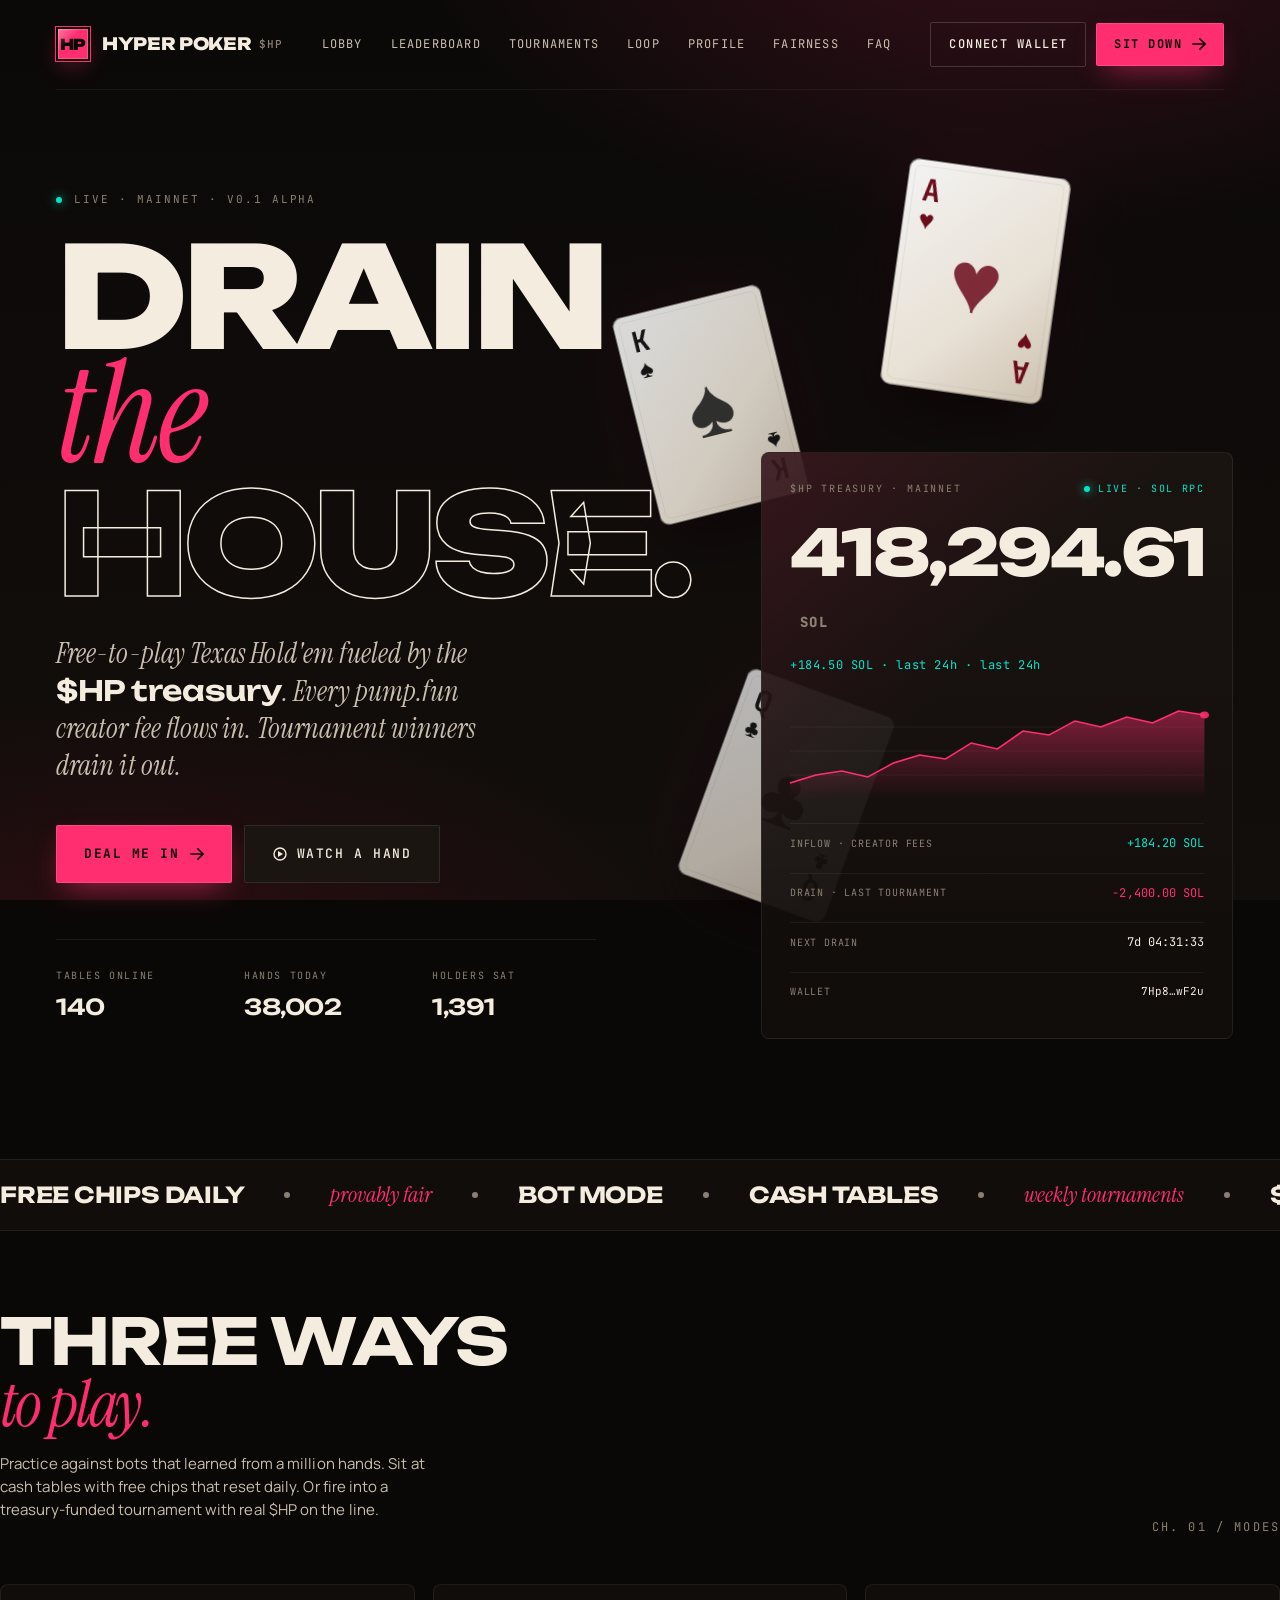
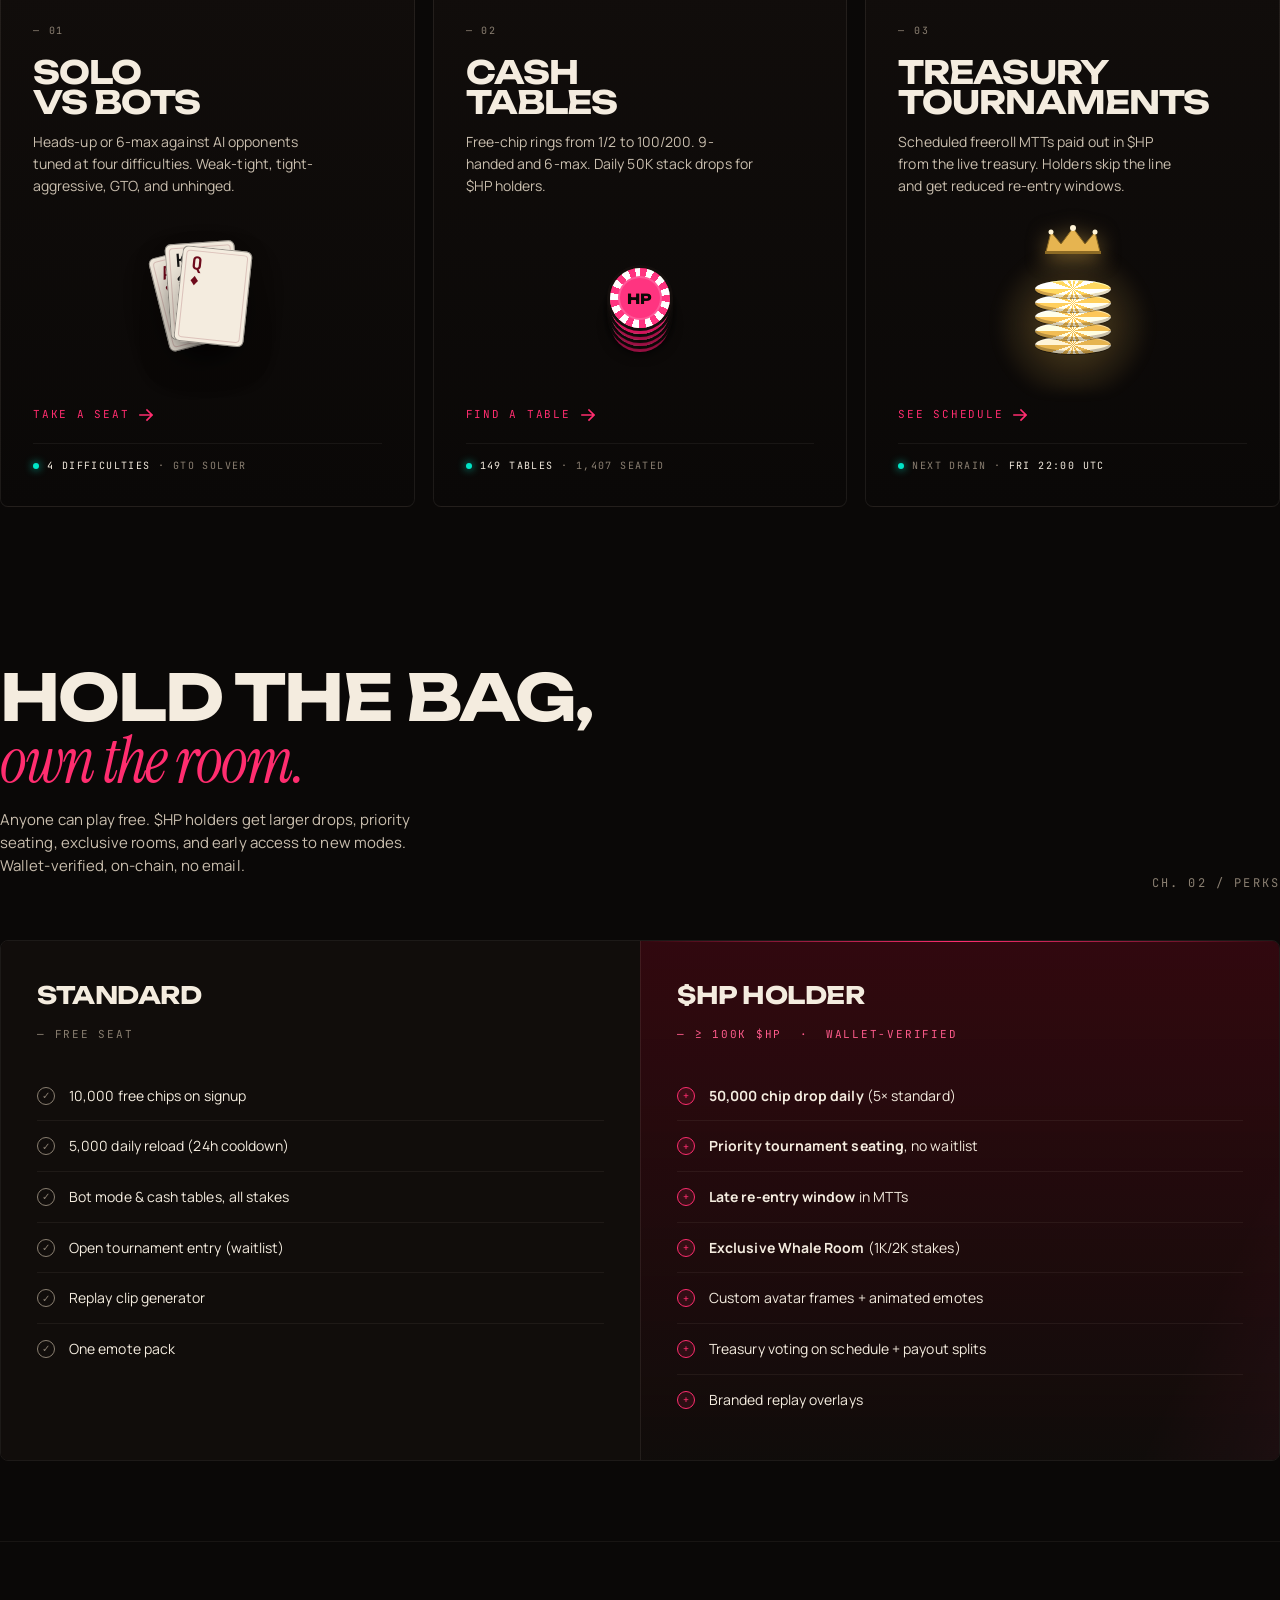
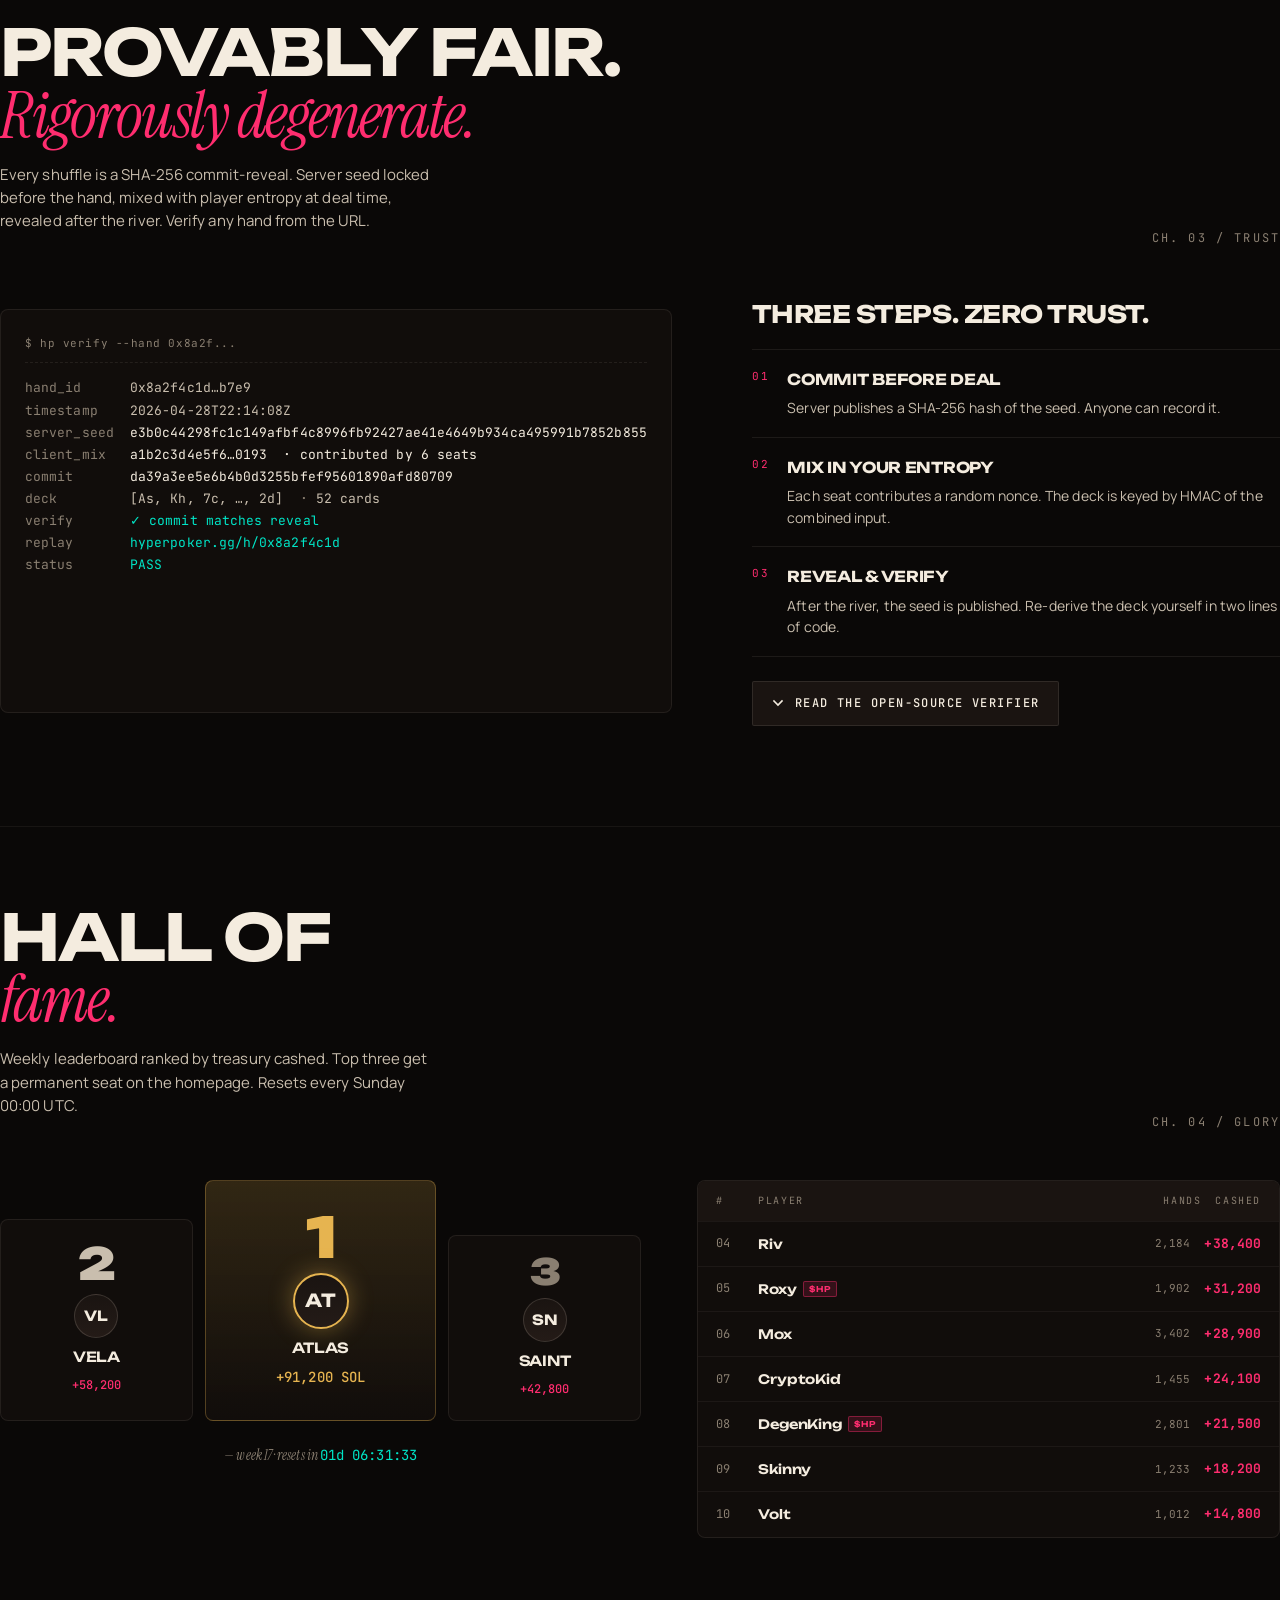
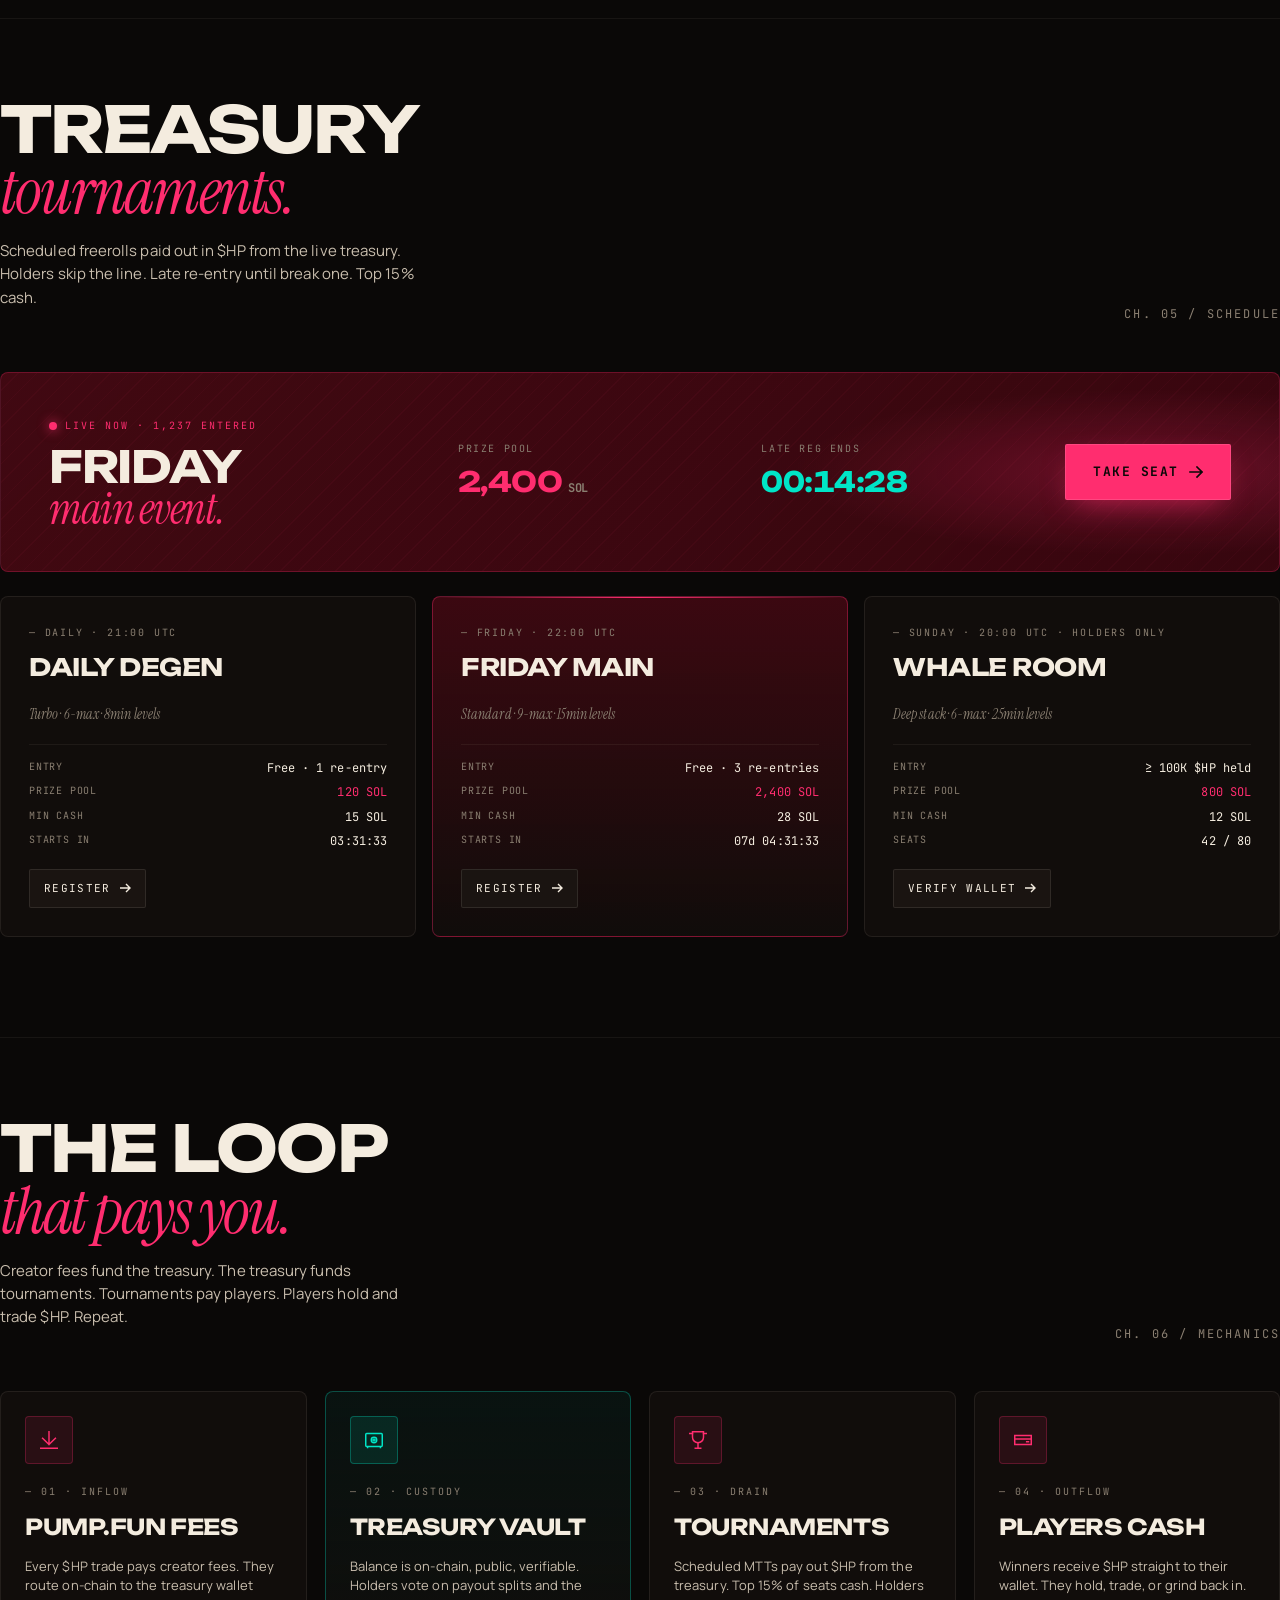
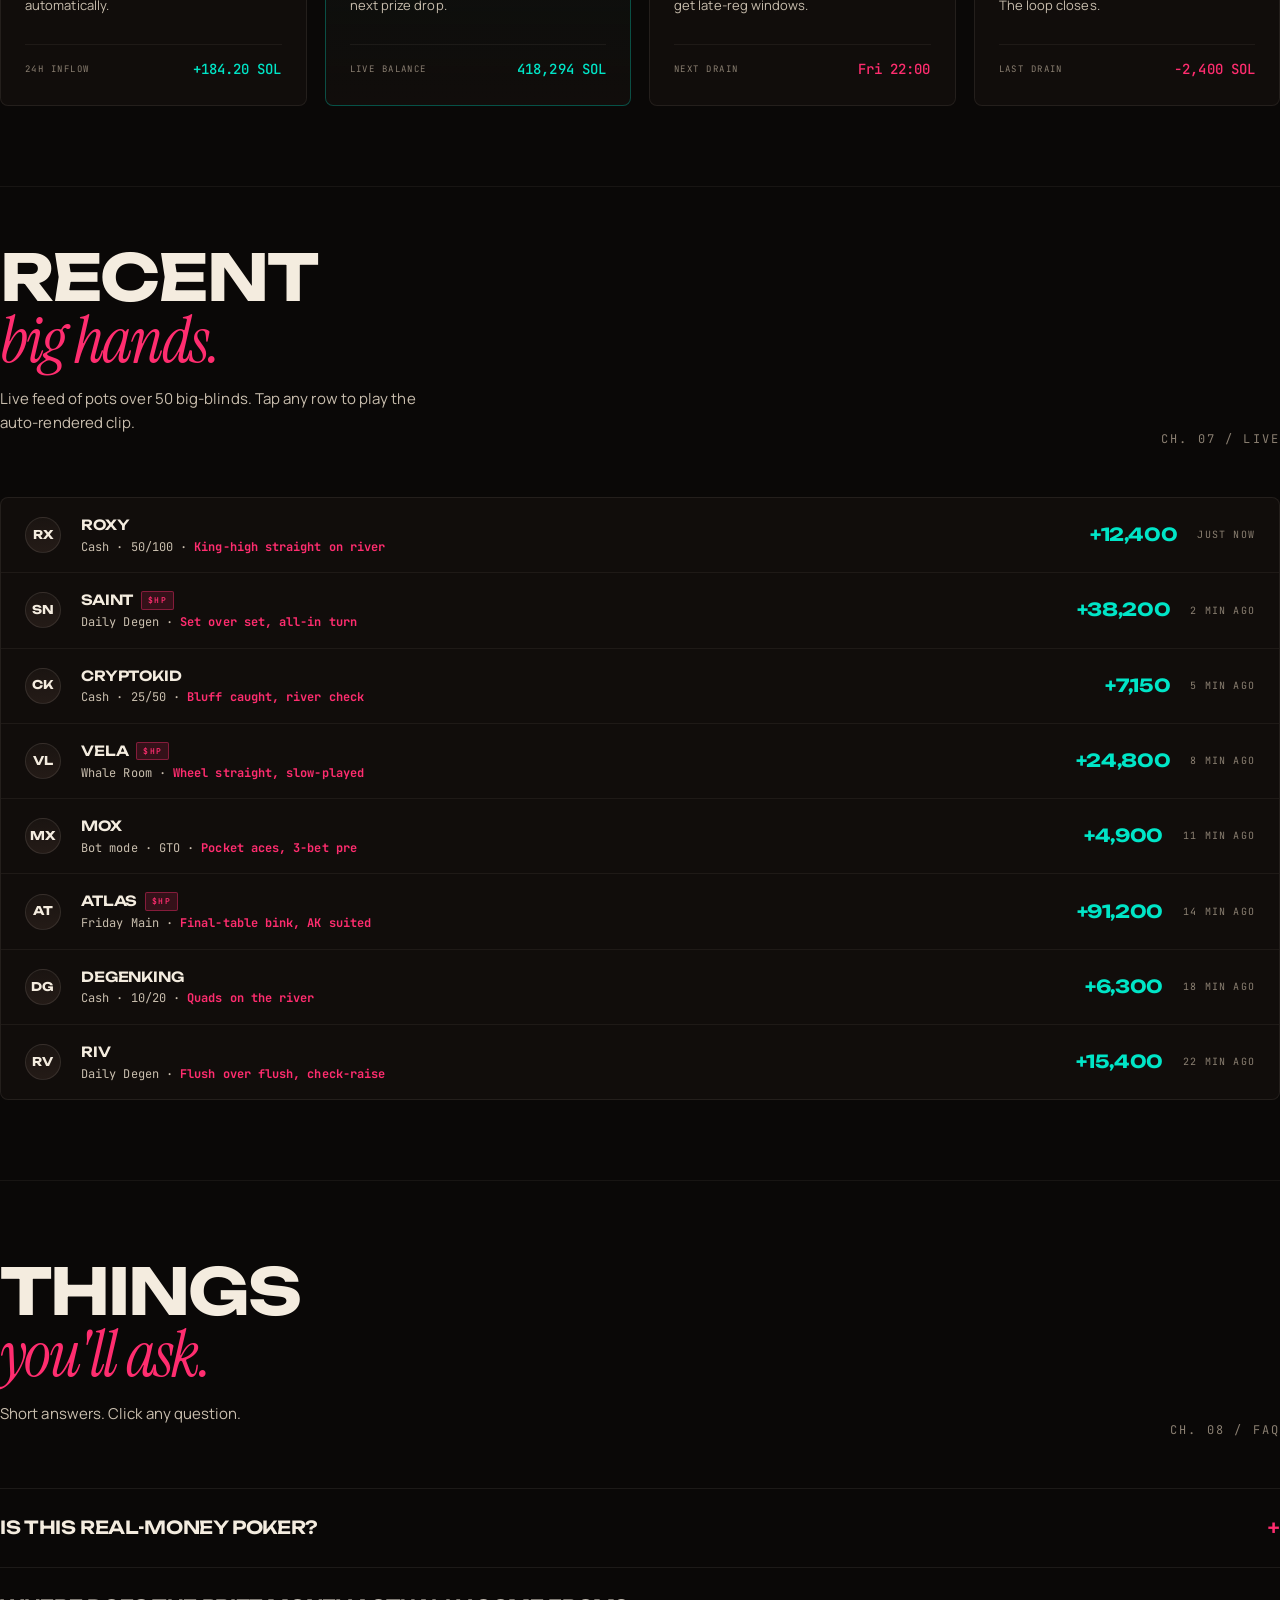
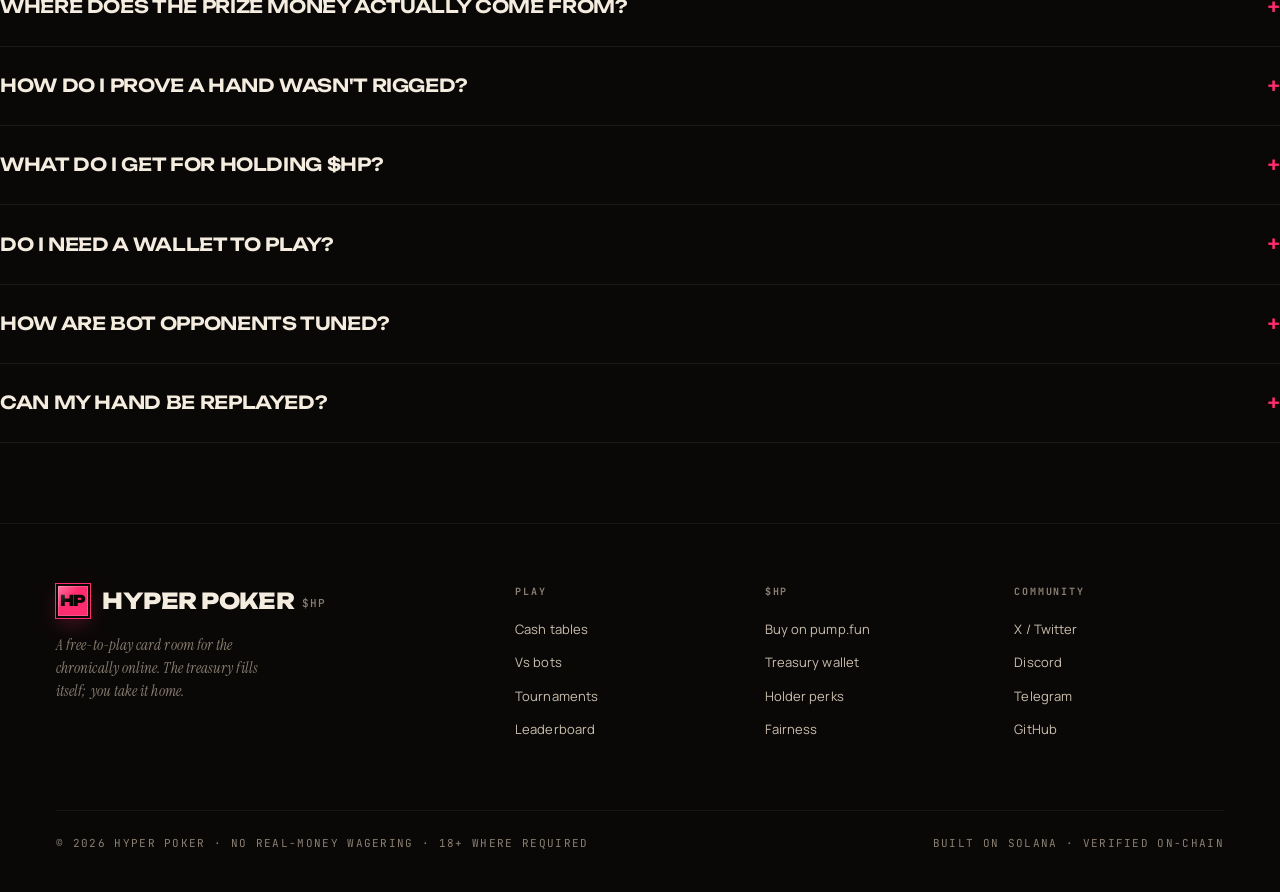
<file: index.html>
<!doctype html>
<html lang="en">
<head>
  <meta charset="utf-8" />
  <meta name="viewport" content="width=device-width, initial-scale=1, viewport-fit=cover" />
  <title>Hyper Poker — Drain the House.</title>
  <meta name="description" content="Free-to-play Texas Hold'em, fueled by the $HP treasury. Bots, cash tables, scheduled tournaments with real prize pools. Provably fair. Rigorously degenerate." />
  <meta name="theme-color" content="#0A0807" />
  <link rel="stylesheet" href="assets/styles.css" />
  <link rel="icon" href="data:image/svg+xml,%3Csvg xmlns='http://www.w3.org/2000/svg' viewBox='0 0 32 32'%3E%3Crect width='32' height='32' fill='%23FF2D6F'/%3E%3Ctext x='16' y='22' text-anchor='middle' font-family='Arial Black' font-size='16' font-weight='900' fill='%230A0807'%3EHP%3C/text%3E%3C/svg%3E" />
</head>
<body>

<!-- ==================== NAV ==================== -->
<header class="shell">
  <nav class="nav">
    <a href="/" class="nav__brand" aria-label="Hyper Poker home">
      <span class="brand-mark">HP</span>
      <span class="brand-name">Hyper&nbsp;Poker<span class="ticker">$HP</span></span>
    </a>
    <div class="nav__links">
      <a href="lobby.html">Lobby</a>
      <a href="#leaderboard">Leaderboard</a>
      <a href="#tournaments">Tournaments</a>
      <a href="#loop">Loop</a>
      <a href="profile.html">Profile</a>
      <a href="#fair">Fairness</a>
      <a href="#faq">FAQ</a>
    </div>
    <div class="nav__cta">
      <button class="nav__hamburger" aria-label="Menu"><span></span></button>
      <button class="btn btn--ghost" id="wallet-open">Connect&nbsp;Wallet</button>
      <a class="btn btn--primary" href="table.html">
        <span>Sit&nbsp;Down</span>
        <svg width="14" height="14" viewBox="0 0 14 14" fill="none"><path d="M1 7h12M8 2l5 5-5 5" stroke="currentColor" stroke-width="1.6" stroke-linecap="square"/></svg>
      </a>
    </div>
  </nav>
</header>

<!-- ==================== HERO ==================== -->
<section class="hero">
  <div class="hero-dust" aria-hidden="true">
    <span style="left: 8%;  animation-delay: 0s;     animation-duration: 16s;"></span>
    <span style="left: 18%; animation-delay: 2s;     animation-duration: 22s;"></span>
    <span style="left: 28%; animation-delay: 5s;     animation-duration: 14s;"></span>
    <span style="left: 38%; animation-delay: 1s;     animation-duration: 19s;"></span>
    <span style="left: 48%; animation-delay: 7s;     animation-duration: 24s;"></span>
    <span style="left: 58%; animation-delay: 3s;     animation-duration: 17s;"></span>
    <span style="left: 68%; animation-delay: 9s;     animation-duration: 21s;"></span>
    <span style="left: 78%; animation-delay: 4s;     animation-duration: 15s;"></span>
    <span style="left: 88%; animation-delay: 11s;    animation-duration: 23s;"></span>
    <span style="left: 12%; animation-delay: 8s;     animation-duration: 18s;"></span>
    <span style="left: 22%; animation-delay: 13s;    animation-duration: 20s;"></span>
    <span style="left: 32%; animation-delay: 6s;     animation-duration: 16s;"></span>
    <span style="left: 42%; animation-delay: 10s;    animation-duration: 19s;"></span>
    <span style="left: 52%; animation-delay: 0.5s;   animation-duration: 22s;"></span>
    <span style="left: 62%; animation-delay: 12s;    animation-duration: 17s;"></span>
    <span style="left: 72%; animation-delay: 6.5s;   animation-duration: 24s;"></span>
    <span style="left: 82%; animation-delay: 11.5s;  animation-duration: 19s;"></span>
    <span style="left: 92%; animation-delay: 4.5s;   animation-duration: 21s;"></span>
  </div>

  <div class="hero-cluster" aria-hidden="true">
    <div class="hero-cluster__card c1 black">
      <span class="rank">K</span><span class="suit">♠</span>
      <span class="center">♠</span>
      <span class="corner-bl"><span class="rank">K</span><span class="suit">♠</span></span>
    </div>
    <div class="hero-cluster__card c2">
      <span class="rank">A</span><span class="suit">♥</span>
      <span class="center">♥</span>
      <span class="corner-bl"><span class="rank">A</span><span class="suit">♥</span></span>
    </div>
    <div class="hero-cluster__card c3 black">
      <span class="rank">Q</span><span class="suit">♣</span>
      <span class="center">♣</span>
      <span class="corner-bl"><span class="rank">Q</span><span class="suit">♣</span></span>
    </div>
  </div>
  <div class="shell">
    <div class="hero__grid">
      <!-- LEFT: copy -->
      <div>
        <div class="eyebrow reveal reveal-1">
          <span class="dot"></span>
          <span>Live · Mainnet · v0.1 alpha</span>
        </div>

        <h1 class="hero__title reveal reveal-2">
          <span class="block">Drain</span>
          <span class="block"><em>the</em></span>
          <span class="block stroke">House.</span>
        </h1>

        <p class="hero__lede reveal reveal-3">
          Free-to-play Texas Hold'em fueled by the <strong>$HP treasury</strong>.
          Every pump.fun creator fee flows in. Tournament winners drain it out.
        </p>

        <div class="hero__ctas reveal reveal-4">
          <a class="btn btn--primary btn--lg" href="table.html">
            <span>Deal&nbsp;me&nbsp;in</span>
            <svg width="14" height="14" viewBox="0 0 14 14" fill="none"><path d="M1 7h12M8 2l5 5-5 5" stroke="currentColor" stroke-width="1.6" stroke-linecap="square"/></svg>
          </a>
          <button class="btn btn--mono btn--lg" id="watch-open">
            <svg width="14" height="14" viewBox="0 0 14 14" fill="none"><circle cx="7" cy="7" r="6" stroke="currentColor" stroke-width="1.4"/><path d="M5 4l5 3-5 3V4z" fill="currentColor"/></svg>
            Watch&nbsp;a&nbsp;hand
          </button>
        </div>

        <dl class="hero__meta reveal reveal-5">
          <div>
            <dt>Tables online</dt>
            <dd id="stat-tables">142</dd>
          </div>
          <div>
            <dt>Hands today</dt>
            <dd id="stat-hands">38,094</dd>
          </div>
          <div>
            <dt>Holders sat</dt>
            <dd id="stat-holders">1,407</dd>
          </div>
        </dl>
      </div>

      <!-- RIGHT: live treasury vault -->
      <aside class="vault reveal reveal-3" aria-label="Live treasury balance" id="treasury">
        <div class="vault__head">
          <span class="vault__label">$HP Treasury · Mainnet</span>
          <span class="vault__live">
            <span class="dot"></span>
            <span>Live · Sol RPC</span>
          </span>
        </div>

        <div class="vault__balance">
          <span id="vault-amount">418,294.31</span>
          <span class="unit">SOL</span>
        </div>
        <div class="vault__delta">
          <span id="vault-delta">+184.20 SOL</span> · last 24h
        </div>

        <div class="vault__chart">
          <svg viewBox="0 0 320 96" preserveAspectRatio="none" aria-hidden="true">
            <defs>
              <linearGradient id="vaultGradient" x1="0" x2="0" y1="0" y2="1">
                <stop offset="0%" stop-color="#FF2D6F" stop-opacity="0.45"/>
                <stop offset="100%" stop-color="#FF2D6F" stop-opacity="0"/>
              </linearGradient>
            </defs>
            <g class="grid">
              <line x1="0" y1="24" x2="320" y2="24"/>
              <line x1="0" y1="48" x2="320" y2="48"/>
              <line x1="0" y1="72" x2="320" y2="72"/>
            </g>
            <path class="area" d="M0,80 L20,72 L40,68 L60,74 L80,60 L100,52 L120,56 L140,40 L160,46 L180,28 L200,32 L220,18 L240,24 L260,14 L280,20 L300,8 L320,12 L320,96 L0,96 Z"/>
            <path class="line" d="M0,80 L20,72 L40,68 L60,74 L80,60 L100,52 L120,56 L140,40 L160,46 L180,28 L200,32 L220,18 L240,24 L260,14 L280,20 L300,8 L320,12"/>
            <circle class="pulse" cx="320" cy="12" r="3.5">
              <animate attributeName="r" values="3;6;3" dur="1.4s" repeatCount="indefinite"/>
              <animate attributeName="opacity" values="1;0.3;1" dur="1.4s" repeatCount="indefinite"/>
            </circle>
          </svg>
        </div>

        <div class="vault__rows">
          <div class="vault__row">
            <span class="key">Inflow · creator fees</span>
            <span class="val val--pos">+184.20 SOL</span>
          </div>
          <div class="vault__row">
            <span class="key">Drain · last tournament</span>
            <span class="val val--neg">-2,400.00 SOL</span>
          </div>
          <div class="vault__row">
            <span class="key">Next drain</span>
            <span class="val" id="next-drain">Friday 22:00 UTC</span>
          </div>
          <div class="vault__row">
            <span class="key">Wallet</span>
            <span class="val" style="font-size:11px;">7Hp8…wF2u</span>
          </div>
        </div>
      </aside>
    </div>
  </div>
</section>

<!-- ==================== MARQUEE ==================== -->
<div class="marquee" aria-hidden="true">
  <div class="marquee__track">
    <span>
      Free chips daily
      <span class="dot"></span>
      <em>provably fair</em>
      <span class="dot"></span>
      Bot mode
      <span class="dot"></span>
      Cash tables
      <span class="dot"></span>
      <em>weekly tournaments</em>
      <span class="dot"></span>
      $HP holder perks
      <span class="dot"></span>
      Replay clips
      <span class="dot"></span>
      <em>drain the house</em>
      <span class="dot"></span>
    </span>
    <span>
      Free chips daily
      <span class="dot"></span>
      <em>provably fair</em>
      <span class="dot"></span>
      Bot mode
      <span class="dot"></span>
      Cash tables
      <span class="dot"></span>
      <em>weekly tournaments</em>
      <span class="dot"></span>
      $HP holder perks
      <span class="dot"></span>
      Replay clips
      <span class="dot"></span>
      <em>drain the house</em>
      <span class="dot"></span>
    </span>
  </div>
</div>

<!-- ==================== MODES ==================== -->
<section class="shell modes" id="modes">
  <header class="section-head">
    <div class="section-head__left">
      <h2 class="section-head__title">Three&nbsp;ways<br/><em>to play.</em></h2>
      <p class="section-head__sub">
        Practice against bots that learned from a million hands. Sit at cash tables with free chips that reset daily. Or fire into a treasury-funded tournament with real $HP on the line.
      </p>
    </div>
    <span class="section-head__num">Ch.&nbsp;01&nbsp;/&nbsp;Modes</span>
  </header>

  <div class="modes__grid">

    <article class="mode-card">
      <div>
        <span class="mode-card__num">— 01</span>
        <h3 class="mode-card__title">Solo<br/>vs Bots</h3>
        <p class="mode-card__desc">Heads-up or 6-max against AI opponents tuned at four difficulties. Weak-tight, tight-aggressive, GTO, and unhinged.</p>
      </div>

      <div class="mode-card__visual">
        <div class="fan">
          <div class="mini-card red"><span class="rank">A</span><span class="suit">♥</span></div>
          <div class="mini-card black"><span class="rank">K</span><span class="suit">♠</span></div>
          <div class="mini-card red"><span class="rank">Q</span><span class="suit">♦</span></div>
        </div>
      </div>

      <a href="table.html" class="mode-card__cta">
        <span>Take a seat</span>
        <svg width="14" height="14" viewBox="0 0 14 14" fill="none"><path d="M1 7h12M8 2l5 5-5 5" stroke="currentColor" stroke-width="1.6" stroke-linecap="square"/></svg>
      </a>
      <div class="mode-card__signal">
        <span class="dot"></span>
        <span><span class="num">4 difficulties</span> · GTO solver</span>
      </div>
    </article>

    <article class="mode-card">
      <div>
        <span class="mode-card__num">— 02</span>
        <h3 class="mode-card__title">Cash<br/>Tables</h3>
        <p class="mode-card__desc">Free-chip rings from 1/2 to 100/200. 9-handed and 6-max. Daily 50K stack drops for $HP holders.</p>
      </div>

      <div class="mode-card__visual">
        <div class="chip-stack">
          <div class="chip"></div>
          <div class="chip"></div>
          <div class="chip"></div>
          <div class="chip"><span class="chip__face">HP</span></div>
        </div>
      </div>

      <a href="table.html" class="mode-card__cta">
        <span>Find a table</span>
        <svg width="14" height="14" viewBox="0 0 14 14" fill="none"><path d="M1 7h12M8 2l5 5-5 5" stroke="currentColor" stroke-width="1.6" stroke-linecap="square"/></svg>
      </a>
      <div class="mode-card__signal">
        <span class="dot"></span>
        <span><span class="num" id="signal-tables">142 tables</span> · 1,407 seated</span>
      </div>
    </article>

    <article class="mode-card">
      <div>
        <span class="mode-card__num">— 03</span>
        <h3 class="mode-card__title">Treasury<br/>Tournaments</h3>
        <p class="mode-card__desc">Scheduled freeroll MTTs paid out in $HP from the live treasury. Holders skip the line and get reduced re-entry windows.</p>
      </div>

      <div class="mode-card__visual">
        <div class="prize">
          <svg class="prize__crown" width="60" height="32" viewBox="0 0 60 32" fill="none" aria-hidden="true">
            <path d="M3 28 L8 8 L18 20 L30 4 L42 20 L52 8 L57 28 Z" fill="currentColor" stroke="#8C6A24" stroke-width="1" stroke-linejoin="round"/>
            <circle cx="8" cy="8" r="2.5" fill="#fff4d6"/>
            <circle cx="30" cy="4" r="3" fill="#fff4d6"/>
            <circle cx="52" cy="8" r="2.5" fill="#fff4d6"/>
            <rect x="2" y="27" width="56" height="3" fill="#8C6A24"/>
          </svg>
          <div class="prize__stack">
            <div class="prize__chip"></div>
            <div class="prize__chip"></div>
            <div class="prize__chip"></div>
            <div class="prize__chip"></div>
            <div class="prize__chip"></div>
          </div>
        </div>
      </div>

      <a href="#tournaments" class="mode-card__cta">
        <span>See schedule</span>
        <svg width="14" height="14" viewBox="0 0 14 14" fill="none"><path d="M1 7h12M8 2l5 5-5 5" stroke="currentColor" stroke-width="1.6" stroke-linecap="square"/></svg>
      </a>
      <div class="mode-card__signal">
        <span class="dot"></span>
        <span>Next drain · <span class="num" id="signal-next">Fri 22:00 UTC</span></span>
      </div>
    </article>

  </div>
</section>

<!-- ==================== HOLDERS ==================== -->
<section class="shell holders" id="holders">
  <header class="section-head">
    <div class="section-head__left">
      <h2 class="section-head__title">Hold&nbsp;the&nbsp;bag,<br/><em>own the room.</em></h2>
      <p class="section-head__sub">Anyone can play free. $HP holders get larger drops, priority seating, exclusive rooms, and early access to new modes. Wallet-verified, on-chain, no email.</p>
    </div>
    <span class="section-head__num">Ch.&nbsp;02&nbsp;/&nbsp;Perks</span>
  </header>

  <div class="holders__grid">
    <div class="holders__col holders__col--free">
      <h3 class="holders__title">Standard</h3>
      <p class="holders__sub">— Free seat</p>
      <ul class="holders__list">
        <li><span class="marker">✓</span><span>10,000 free chips on signup</span></li>
        <li><span class="marker">✓</span><span>5,000 daily reload (24h cooldown)</span></li>
        <li><span class="marker">✓</span><span>Bot mode &amp; cash tables, all stakes</span></li>
        <li><span class="marker">✓</span><span>Open tournament entry (waitlist)</span></li>
        <li><span class="marker">✓</span><span>Replay clip generator</span></li>
        <li><span class="marker">✓</span><span>One emote pack</span></li>
      </ul>
    </div>
    <div class="holders__col holders__col--holder">
      <h3 class="holders__title">$HP Holder</h3>
      <p class="holders__sub">— ≥ 100K $HP &nbsp;·&nbsp; wallet-verified</p>
      <ul class="holders__list">
        <li><span class="marker">+</span><span><strong>50,000 chip drop daily</strong> (5× standard)</span></li>
        <li><span class="marker">+</span><span><strong>Priority tournament seating</strong>, no waitlist</span></li>
        <li><span class="marker">+</span><span><strong>Late re-entry window</strong> in MTTs</span></li>
        <li><span class="marker">+</span><span><strong>Exclusive Whale Room</strong> (1K/2K stakes)</span></li>
        <li><span class="marker">+</span><span>Custom avatar frames + animated emotes</span></li>
        <li><span class="marker">+</span><span>Treasury voting on schedule + payout splits</span></li>
        <li><span class="marker">+</span><span>Branded replay overlays</span></li>
      </ul>
    </div>
  </div>
</section>

<!-- ==================== PROOF / FAIRNESS ==================== -->
<section class="shell proof" id="fair">
  <header class="section-head">
    <div class="section-head__left">
      <h2 class="section-head__title">Provably&nbsp;fair.<br/><em>Rigorously degenerate.</em></h2>
      <p class="section-head__sub">Every shuffle is a SHA-256 commit-reveal. Server seed locked before the hand, mixed with player entropy at deal time, revealed after the river. Verify any hand from the URL.</p>
    </div>
    <span class="section-head__num">Ch.&nbsp;03&nbsp;/&nbsp;Trust</span>
  </header>

  <div class="proof__grid">
    <pre class="proof__terminal">
<span class="key">hand_id</span>      0x8a2f4c1d…b7e9
<span class="key">timestamp</span>    2026-04-28T22:14:08Z
<span class="key">server_seed</span>  <span class="hash">e3b0c44298fc1c149afbf4c8996fb92427ae41e4649b934ca495991b7852b855</span>
<span class="key">client_mix</span>   <span class="hash">a1b2c3d4e5f6…0193  · contributed by 6 seats</span>
<span class="key">commit</span>       <span class="hash">da39a3ee5e6b4b0d3255bfef95601890afd80709</span>
<span class="key">deck</span>         [As, Kh, 7c, …, 2d]  <span class="key">·</span> 52 cards
<span class="key">verify</span>       <span class="ok">✓ commit matches reveal</span>
<span class="key">replay</span>       <span class="ok">hyperpoker.gg/h/0x8a2f4c1d</span>
<span class="key">status</span>       <span class="ok">PASS</span>
    </pre>

    <div>
      <h3 style="font-family:var(--font-display); font-weight:700; font-size:24px; letter-spacing:-0.02em; text-transform:uppercase; margin:0 0 16px;">Three&nbsp;steps. Zero&nbsp;trust.</h3>
      <ol style="list-style:none; padding:0; margin:0; counter-reset:fair;">
        <li style="counter-increment:fair; padding: 18px 0; border-top:1px solid rgba(244,236,223,0.08); display:flex; gap: 18px;">
          <span style="font-family:var(--font-mono); color:var(--ember); font-size:11px; letter-spacing:0.16em;">01</span>
          <div>
            <strong style="font-family:var(--font-display); text-transform:uppercase; letter-spacing:-0.02em; font-size:15px;">Commit before deal</strong>
            <p style="margin:6px 0 0; color:var(--bone-2); font-size:14px;">Server publishes a SHA-256 hash of the seed. Anyone can record it.</p>
          </div>
        </li>
        <li style="counter-increment:fair; padding: 18px 0; border-top:1px solid rgba(244,236,223,0.08); display:flex; gap: 18px;">
          <span style="font-family:var(--font-mono); color:var(--ember); font-size:11px; letter-spacing:0.16em;">02</span>
          <div>
            <strong style="font-family:var(--font-display); text-transform:uppercase; letter-spacing:-0.02em; font-size:15px;">Mix in your entropy</strong>
            <p style="margin:6px 0 0; color:var(--bone-2); font-size:14px;">Each seat contributes a random nonce. The deck is keyed by HMAC of the combined input.</p>
          </div>
        </li>
        <li style="counter-increment:fair; padding: 18px 0; border-top:1px solid rgba(244,236,223,0.08); border-bottom:1px solid rgba(244,236,223,0.08); display:flex; gap: 18px;">
          <span style="font-family:var(--font-mono); color:var(--ember); font-size:11px; letter-spacing:0.16em;">03</span>
          <div>
            <strong style="font-family:var(--font-display); text-transform:uppercase; letter-spacing:-0.02em; font-size:15px;">Reveal &amp; verify</strong>
            <p style="margin:6px 0 0; color:var(--bone-2); font-size:14px;">After the river, the seed is published. Re-derive the deck yourself in two lines of code.</p>
          </div>
        </li>
      </ol>
      <a href="#" class="btn btn--mono" style="margin-top: 24px;">
        <svg width="14" height="14" viewBox="0 0 14 14" fill="none"><path d="M3 5l4 4 4-4" stroke="currentColor" stroke-width="1.6" stroke-linecap="square"/></svg>
        Read the open-source verifier
      </a>
    </div>
  </div>
</section>

<!-- ==================== LEADERBOARD ==================== -->
<section class="shell leaderboard" id="leaderboard">
  <header class="section-head">
    <div class="section-head__left">
      <h2 class="section-head__title">Hall&nbsp;of<br/><em>fame.</em></h2>
      <p class="section-head__sub">Weekly leaderboard ranked by treasury cashed. Top three get a permanent seat on the homepage. Resets every Sunday 00:00 UTC.</p>
    </div>
    <span class="section-head__num">Ch.&nbsp;04&nbsp;/&nbsp;Glory</span>
  </header>

  <div class="leaderboard__grid">
    <!-- LEFT: top 3 podium -->
    <div>
      <div class="podium">
        <div class="podium__col podium__col--2nd">
          <div class="podium__rank">2</div>
          <div class="podium__avatar">VL</div>
          <div class="podium__name">Vela</div>
          <div class="podium__earnings">+58,200</div>
        </div>
        <div class="podium__col podium__col--1st">
          <div class="podium__rank">1</div>
          <div class="podium__avatar">AT</div>
          <div class="podium__name">Atlas</div>
          <div class="podium__earnings">+91,200 SOL</div>
        </div>
        <div class="podium__col podium__col--3rd">
          <div class="podium__rank">3</div>
          <div class="podium__avatar">SN</div>
          <div class="podium__name">Saint</div>
          <div class="podium__earnings">+42,800</div>
        </div>
      </div>
      <p style="text-align:center; font-family: var(--font-editorial); font-style: italic; color: var(--bone-3); font-size: 14px;">
        — week 17 · resets in <span style="color:var(--neon); font-family: var(--font-mono); font-style:normal;" id="lb-reset">02d 13:42:08</span>
      </p>
    </div>

    <!-- RIGHT: full top 10 table -->
    <div class="leaderboard__table">
      <div class="leaderboard__head">
        <span>#</span>
        <span>Player</span>
        <span>Hands</span>
        <span style="text-align:right;">Cashed</span>
      </div>
      <div class="leaderboard__row"><span class="rk">04</span><span class="nm">Riv</span><span class="hd">2,184</span><span class="pl" style="text-align:right;">+38,400</span></div>
      <div class="leaderboard__row"><span class="rk">05</span><span class="nm">Roxy<span class="holder-tag">$HP</span></span><span class="hd">1,902</span><span class="pl" style="text-align:right;">+31,200</span></div>
      <div class="leaderboard__row"><span class="rk">06</span><span class="nm">Mox</span><span class="hd">3,402</span><span class="pl" style="text-align:right;">+28,900</span></div>
      <div class="leaderboard__row"><span class="rk">07</span><span class="nm">CryptoKid</span><span class="hd">1,455</span><span class="pl" style="text-align:right;">+24,100</span></div>
      <div class="leaderboard__row"><span class="rk">08</span><span class="nm">DegenKing<span class="holder-tag">$HP</span></span><span class="hd">2,801</span><span class="pl" style="text-align:right;">+21,500</span></div>
      <div class="leaderboard__row"><span class="rk">09</span><span class="nm">Skinny</span><span class="hd">1,233</span><span class="pl" style="text-align:right;">+18,200</span></div>
      <div class="leaderboard__row"><span class="rk">10</span><span class="nm">Volt</span><span class="hd">1,012</span><span class="pl" style="text-align:right;">+14,800</span></div>
    </div>
  </div>
</section>

<!-- ==================== TOURNAMENTS ==================== -->
<section class="shell tournaments" id="tournaments">
  <header class="section-head">
    <div class="section-head__left">
      <h2 class="section-head__title">Treasury<br/><em>tournaments.</em></h2>
      <p class="section-head__sub">Scheduled freerolls paid out in $HP from the live treasury. Holders skip the line. Late re-entry until break one. Top 15% cash.</p>
    </div>
    <span class="section-head__num">Ch.&nbsp;05&nbsp;/&nbsp;Schedule</span>
  </header>

  <!-- LIVE NOW banner -->
  <div class="tourney-live">
    <div>
      <span class="tourney-live__badge"><span class="pulse"></span><span>Live now · 1,237 entered</span></span>
      <h3 class="tourney-live__title">Friday<br/><em>main event.</em></h3>
    </div>
    <div class="tourney-stat">
      <span class="tourney-stat__key">Prize pool</span>
      <span class="tourney-stat__val tourney-stat__val--ember"><span id="lt-pool">2,400</span><span class="unit">SOL</span></span>
    </div>
    <div class="tourney-stat">
      <span class="tourney-stat__key">Late reg ends</span>
      <span class="tourney-stat__val tourney-stat__val--live"><span id="lt-countdown">00:14:32</span></span>
    </div>
    <a href="table.html" class="btn btn--primary btn--lg">
      <span>Take seat</span>
      <svg width="14" height="14" viewBox="0 0 14 14" fill="none"><path d="M1 7h12M8 2l5 5-5 5" stroke="currentColor" stroke-width="1.6" stroke-linecap="square"/></svg>
    </a>
  </div>

  <!-- Schedule cards -->
  <div class="tourney-grid">
    <article class="tourney-card">
      <span class="tourney-card__day">— Daily · 21:00 UTC</span>
      <h4 class="tourney-card__name">Daily Degen</h4>
      <p class="tourney-card__type">Turbo · 6-max · 8min levels</p>
      <div class="tourney-card__rows">
        <div class="tourney-card__row"><span class="k">Entry</span><span class="v">Free · 1 re-entry</span></div>
        <div class="tourney-card__row"><span class="k">Prize pool</span><span class="v v--ember">120 SOL</span></div>
        <div class="tourney-card__row"><span class="k">Min cash</span><span class="v">15 SOL</span></div>
        <div class="tourney-card__row"><span class="k">Starts in</span><span class="v" id="card-daily">04:21:08</span></div>
      </div>
      <a href="table.html" class="tourney-card__cta">Register
        <svg width="12" height="12" viewBox="0 0 12 12" fill="none"><path d="M1 6h10M7 2l4 4-4 4" stroke="currentColor" stroke-width="1.4"/></svg>
      </a>
    </article>

    <article class="tourney-card tourney-card--featured">
      <span class="tourney-card__day">— Friday · 22:00 UTC</span>
      <h4 class="tourney-card__name">Friday Main</h4>
      <p class="tourney-card__type">Standard · 9-max · 15min levels</p>
      <div class="tourney-card__rows">
        <div class="tourney-card__row"><span class="k">Entry</span><span class="v">Free · 3 re-entries</span></div>
        <div class="tourney-card__row"><span class="k">Prize pool</span><span class="v v--ember" id="card-friday-pool">2,400 SOL</span></div>
        <div class="tourney-card__row"><span class="k">Min cash</span><span class="v">28 SOL</span></div>
        <div class="tourney-card__row"><span class="k">Starts in</span><span class="v" id="card-friday">02d 04:21:08</span></div>
      </div>
      <a href="table.html" class="tourney-card__cta">Register
        <svg width="12" height="12" viewBox="0 0 12 12" fill="none"><path d="M1 6h10M7 2l4 4-4 4" stroke="currentColor" stroke-width="1.4"/></svg>
      </a>
    </article>

    <article class="tourney-card">
      <span class="tourney-card__day">— Sunday · 20:00 UTC · holders only</span>
      <h4 class="tourney-card__name">Whale Room</h4>
      <p class="tourney-card__type">Deep stack · 6-max · 25min levels</p>
      <div class="tourney-card__rows">
        <div class="tourney-card__row"><span class="k">Entry</span><span class="v">≥ 100K $HP held</span></div>
        <div class="tourney-card__row"><span class="k">Prize pool</span><span class="v v--ember">800 SOL</span></div>
        <div class="tourney-card__row"><span class="k">Min cash</span><span class="v">12 SOL</span></div>
        <div class="tourney-card__row"><span class="k">Seats</span><span class="v">42 / 80</span></div>
      </div>
      <a href="#" class="tourney-card__cta">Verify wallet
        <svg width="12" height="12" viewBox="0 0 12 12" fill="none"><path d="M1 6h10M7 2l4 4-4 4" stroke="currentColor" stroke-width="1.4"/></svg>
      </a>
    </article>
  </div>
</section>

<!-- ==================== THE LOOP ==================== -->
<section class="shell loop" id="loop">
  <header class="section-head">
    <div class="section-head__left">
      <h2 class="section-head__title">The&nbsp;loop<br/><em>that pays you.</em></h2>
      <p class="section-head__sub">Creator fees fund the treasury. The treasury funds tournaments. Tournaments pay players. Players hold and trade $HP. Repeat.</p>
    </div>
    <span class="section-head__num">Ch.&nbsp;06&nbsp;/&nbsp;Mechanics</span>
  </header>

  <div class="loop__diagram">
    <div class="loop__node">
      <div>
        <div class="loop__node-icon">
          <svg width="22" height="22" viewBox="0 0 24 24" fill="none" stroke="currentColor" stroke-width="1.6" stroke-linecap="square" stroke-linejoin="miter">
            <path d="M12 3v14M5 10l7 7 7-7M3 21h18"/>
          </svg>
        </div>
        <span class="loop__node-num">— 01 · INFLOW</span>
        <h3 class="loop__node-name">Pump.fun fees</h3>
        <p class="loop__node-desc">Every $HP trade pays creator fees. They route on-chain to the treasury wallet automatically.</p>
      </div>
      <div class="loop__node-stat">
        <span class="k">24h inflow</span>
        <span class="v v--live" id="loop-inflow">+184.20 SOL</span>
      </div>
    </div>

    <div class="loop__node loop__node--live">
      <div>
        <div class="loop__node-icon">
          <svg width="22" height="22" viewBox="0 0 24 24" fill="none" stroke="currentColor" stroke-width="1.6">
            <rect x="3" y="5" width="18" height="14" rx="1"/>
            <circle cx="12" cy="12" r="3"/>
            <path d="M12 10v4M10 12h4" stroke-width="1.4"/>
            <path d="M5 19v2M19 19v2"/>
          </svg>
        </div>
        <span class="loop__node-num">— 02 · CUSTODY</span>
        <h3 class="loop__node-name">Treasury vault</h3>
        <p class="loop__node-desc">Balance is on-chain, public, verifiable. Holders vote on payout splits and the next prize drop.</p>
      </div>
      <div class="loop__node-stat">
        <span class="k">Live balance</span>
        <span class="v v--live" id="loop-balance">418,294 SOL</span>
      </div>
    </div>

    <div class="loop__node">
      <div>
        <div class="loop__node-icon">
          <svg width="22" height="22" viewBox="0 0 24 24" fill="none" stroke="currentColor" stroke-width="1.6" stroke-linecap="square">
            <path d="M6 3h12v6a6 6 0 0 1-12 0V3z"/>
            <path d="M3 5h3M18 5h3M9 21h6M12 15v6"/>
          </svg>
        </div>
        <span class="loop__node-num">— 03 · DRAIN</span>
        <h3 class="loop__node-name">Tournaments</h3>
        <p class="loop__node-desc">Scheduled MTTs pay out $HP from the treasury. Top 15% of seats cash. Holders get late-reg windows.</p>
      </div>
      <div class="loop__node-stat">
        <span class="k">Next drain</span>
        <span class="v v--ember" id="loop-next">Fri 22:00</span>
      </div>
    </div>

    <div class="loop__node">
      <div>
        <div class="loop__node-icon">
          <svg width="22" height="22" viewBox="0 0 24 24" fill="none" stroke="currentColor" stroke-width="1.6" stroke-linecap="square">
            <path d="M3 7h18v10H3z"/>
            <path d="M3 11h18M16 14h2"/>
          </svg>
        </div>
        <span class="loop__node-num">— 04 · OUTFLOW</span>
        <h3 class="loop__node-name">Players cash</h3>
        <p class="loop__node-desc">Winners receive $HP straight to their wallet. They hold, trade, or grind back in. The loop closes.</p>
      </div>
      <div class="loop__node-stat">
        <span class="k">Last drain</span>
        <span class="v v--ember">−2,400 SOL</span>
      </div>
    </div>
  </div>
</section>

<!-- ==================== RECENT WINS ==================== -->
<section class="shell wins" id="wins">
  <header class="section-head">
    <div class="section-head__left">
      <h2 class="section-head__title">Recent<br/><em>big hands.</em></h2>
      <p class="section-head__sub">Live feed of pots over 50 big-blinds. Tap any row to play the auto-rendered clip.</p>
    </div>
    <span class="section-head__num">Ch.&nbsp;07&nbsp;/&nbsp;Live</span>
  </header>

  <div class="wins__list" id="wins-list">
    <!-- rows injected by JS -->
  </div>
</section>

<!-- ==================== FAQ ==================== -->
<section class="shell faq" id="faq">
  <header class="section-head">
    <div class="section-head__left">
      <h2 class="section-head__title">Things<br/><em>you'll ask.</em></h2>
      <p class="section-head__sub">Short answers. Click any question.</p>
    </div>
    <span class="section-head__num">Ch.&nbsp;08&nbsp;/&nbsp;FAQ</span>
  </header>

  <div class="faq__list">
    <div class="faq__item">
      <button class="faq__q">Is this real-money poker? <span class="faq__sign">+</span></button>
      <div class="faq__a"><div class="faq__a-inner">No. Hyper Poker is <em>free-to-play</em>. Cash tables and tournaments use site chips you can't sell. Tournament prize pools are paid in $HP from the treasury — token, not chips. We may add token-stake tables later for verified holders in jurisdictions where it's permitted.</div></div>
    </div>
    <div class="faq__item">
      <button class="faq__q">Where does the prize money actually come from? <span class="faq__sign">+</span></button>
      <div class="faq__a"><div class="faq__a-inner">Pump.fun routes a creator-fee share to the treasury wallet on every $HP trade. Treasury balance is on-chain and public. Scheduled tournaments drain it as prize pools — that's the whole loop.</div></div>
    </div>
    <div class="faq__item">
      <button class="faq__q">How do I prove a hand wasn't rigged? <span class="faq__sign">+</span></button>
      <div class="faq__a"><div class="faq__a-inner">Every hand has a URL like <em>hyperpoker.gg/h/0x8a2f…</em>. The page shows the server seed commit (locked before the deal), the player entropy mix, and the post-river seed reveal. You can re-derive the deck yourself with the open-source verifier.</div></div>
    </div>
    <div class="faq__item">
      <button class="faq__q">What do I get for holding $HP? <span class="faq__sign">+</span></button>
      <div class="faq__a"><div class="faq__a-inner">5× daily chip drops, no waitlist on tournaments, late-reg windows, the holders-only Whale Room (1K/2K stakes), animated emotes, custom avatar frames, and voting rights on prize-pool splits. Threshold is currently <em>≥ 100K $HP</em>.</div></div>
    </div>
    <div class="faq__item">
      <button class="faq__q">Do I need a wallet to play? <span class="faq__sign">+</span></button>
      <div class="faq__a"><div class="faq__a-inner">No. Standard play is wallet-less, just chips. Connect a Solana wallet only if you want holder perks or to claim tournament payouts. We never custody your $HP.</div></div>
    </div>
    <div class="faq__item">
      <button class="faq__q">How are bot opponents tuned? <span class="faq__sign">+</span></button>
      <div class="faq__a"><div class="faq__a-inner">Four difficulties — weak-tight, tight-aggressive, GTO-approximation, and unhinged. The GTO bot uses a precomputed strategy table for common preflop spots and a small CFR solver for postflop ranges. Unhinged is a deliberately exploitable maniac — fun, not optimal.</div></div>
    </div>
    <div class="faq__item">
      <button class="faq__q">Can my hand be replayed? <span class="faq__sign">+</span></button>
      <div class="faq__a"><div class="faq__a-inner">Any pot you win over 50 big-blinds is auto-rendered as a 12-second cinematic clip. Share to X / TG / Discord in one tap. Smaller pots can be replayed inline anytime from the hand log.</div></div>
    </div>
  </div>
</section>

<!-- ==================== FOOTER ==================== -->
<footer class="footer">
  <div class="shell">
    <div class="footer__grid">
      <div class="footer__brand">
        <a href="/" class="nav__brand" aria-label="Hyper Poker home">
          <span class="brand-mark">HP</span>
          <span class="brand-name">Hyper&nbsp;Poker<span class="ticker">$HP</span></span>
        </a>
        <p class="footer__tag">A free-to-play card room for the chronically online. The treasury fills itself; you take it home.</p>
      </div>
      <div class="footer__col">
        <h4>Play</h4>
        <ul>
          <li><a href="table.html">Cash tables</a></li>
          <li><a href="table.html">Vs bots</a></li>
          <li><a href="#tournaments">Tournaments</a></li>
          <li><a href="#">Leaderboard</a></li>
        </ul>
      </div>
      <div class="footer__col">
        <h4>$HP</h4>
        <ul>
          <li><a href="#">Buy on pump.fun</a></li>
          <li><a href="#treasury">Treasury wallet</a></li>
          <li><a href="#holders">Holder perks</a></li>
          <li><a href="#fair">Fairness</a></li>
        </ul>
      </div>
      <div class="footer__col">
        <h4>Community</h4>
        <ul>
          <li><a href="#">X / Twitter</a></li>
          <li><a href="#">Discord</a></li>
          <li><a href="#">Telegram</a></li>
          <li><a href="#">GitHub</a></li>
        </ul>
      </div>
    </div>
    <div class="footer__bottom">
      <span>© 2026 Hyper Poker · No real-money wagering · 18+ where required</span>
      <span>Built on Solana · Verified on-chain</span>
    </div>
  </div>
</footer>

<!-- ==================== WATCH-A-HAND MODAL ==================== -->
<div class="modal" id="watch-modal" role="dialog" aria-modal="true" aria-label="Sample hand replay">
  <div class="modal__panel">
    <button class="modal__close" id="watch-close" aria-label="Close">×</button>
    <h3 class="modal__title">A river<br/><em>worth watching.</em></h3>
    <p class="modal__sub">Auto-clip · Hand 0x8a2f…b7e9 · 12 seconds</p>

    <div class="mini-felt">
      <div class="mini-felt__cards" id="watch-cards"></div>
    </div>

    <div class="modal__caption" id="watch-caption">Press play.</div>

    <div class="modal__actions">
      <button class="btn btn--ghost" id="watch-replay">Replay</button>
      <a href="table.html" class="btn btn--primary">
        <span>Sit down</span>
        <svg width="14" height="14" viewBox="0 0 14 14" fill="none"><path d="M1 7h12M8 2l5 5-5 5" stroke="currentColor" stroke-width="1.6" stroke-linecap="square"/></svg>
      </a>
    </div>
  </div>
</div>

<!-- ==================== CONNECT WALLET MODAL ==================== -->
<div class="modal" id="wallet-modal" role="dialog" aria-modal="true" aria-label="Connect Solana wallet">
  <div class="modal__panel">
    <button class="modal__close" id="wallet-close" aria-label="Close">×</button>
    <h3 class="modal__title">Connect<br/><em>your wallet.</em></h3>
    <p class="modal__sub">Solana · We never custody your $HP</p>

    <div class="wallet-list">
      <button class="wallet-row" data-wallet="phantom">
        <div class="wallet-row__logo" style="background: linear-gradient(135deg, #5340ff 0%, #ab9ff2 100%);">P</div>
        <div class="wallet-row__main">
          <div class="wallet-row__name">Phantom</div>
          <div class="wallet-row__sub">Most popular · browser + mobile</div>
        </div>
        <svg class="wallet-row__arrow" width="16" height="16" viewBox="0 0 16 16" fill="none"><path d="M5 3l5 5-5 5" stroke="currentColor" stroke-width="1.6" stroke-linecap="square"/></svg>
      </button>
      <button class="wallet-row" data-wallet="solflare">
        <div class="wallet-row__logo" style="background: linear-gradient(135deg, #fc7227 0%, #ffb200 100%);">S</div>
        <div class="wallet-row__main">
          <div class="wallet-row__name">Solflare</div>
          <div class="wallet-row__sub">Native Solana · stake support</div>
        </div>
        <svg class="wallet-row__arrow" width="16" height="16" viewBox="0 0 16 16" fill="none"><path d="M5 3l5 5-5 5" stroke="currentColor" stroke-width="1.6" stroke-linecap="square"/></svg>
      </button>
      <button class="wallet-row" data-wallet="backpack">
        <div class="wallet-row__logo" style="background: linear-gradient(135deg, #e33e3e 0%, #6e0a1b 100%);">B</div>
        <div class="wallet-row__main">
          <div class="wallet-row__name">Backpack</div>
          <div class="wallet-row__sub">xNFT · multichain</div>
        </div>
        <svg class="wallet-row__arrow" width="16" height="16" viewBox="0 0 16 16" fill="none"><path d="M5 3l5 5-5 5" stroke="currentColor" stroke-width="1.6" stroke-linecap="square"/></svg>
      </button>
      <button class="wallet-row" data-wallet="walletconnect">
        <div class="wallet-row__logo" style="background: linear-gradient(135deg, #3b99fc 0%, #1a4aaa 100%);">W</div>
        <div class="wallet-row__main">
          <div class="wallet-row__name">Wallet Connect</div>
          <div class="wallet-row__sub">Scan a QR code from any wallet</div>
        </div>
        <svg class="wallet-row__arrow" width="16" height="16" viewBox="0 0 16 16" fill="none"><path d="M5 3l5 5-5 5" stroke="currentColor" stroke-width="1.6" stroke-linecap="square"/></svg>
      </button>
    </div>

    <p style="text-align:center; font-family: var(--font-mono); font-size: 11px; letter-spacing: 0.1em; color: var(--bone-3); margin: 0;">
      No wallet? <a href="#" id="open-buy" style="color: var(--ember); text-decoration: underline;">Get $HP on pump.fun →</a>
    </p>
  </div>
</div>

<!-- ==================== BUY $HP MODAL ==================== -->
<div class="modal" id="buy-modal" role="dialog" aria-modal="true" aria-label="Get $HP">
  <div class="modal__panel">
    <button class="modal__close" id="buy-close" aria-label="Close">×</button>
    <h3 class="modal__title">Get<br/><em>$HP.</em></h3>
    <p class="modal__sub">Live on pump.fun · Solana mainnet</p>

    <div style="background: var(--ink); border: 1px solid rgba(244,236,223,0.08); border-radius: var(--r-md); padding: 20px; margin-bottom: 24px;">
      <div style="display: flex; justify-content: space-between; align-items: center; margin-bottom: 14px;">
        <span style="font-family: var(--font-mono); font-size: 10px; letter-spacing: 0.16em; text-transform: uppercase; color: var(--bone-3);">Token</span>
        <span style="font-family: var(--font-mono); font-size: 10px; letter-spacing: 0.16em; text-transform: uppercase; color: var(--neon);">●&nbsp;Active</span>
      </div>
      <div style="font-family: var(--font-display); font-weight: 800; font-size: 32px; letter-spacing: -0.03em;">HYPER POKER</div>
      <div style="font-family: var(--font-mono); color: var(--ember); margin-top: 4px;">$HP · TBD…address</div>
      <div style="display: grid; grid-template-columns: 1fr 1fr; gap: 14px; margin-top: 18px; padding-top: 18px; border-top: 1px solid rgba(244,236,223,0.06);">
        <div>
          <div style="font-family: var(--font-mono); font-size: 9px; letter-spacing: 0.16em; color: var(--bone-3); text-transform: uppercase; margin-bottom: 4px;">24h vol</div>
          <div style="font-family: var(--font-display); font-weight: 700; font-size: 18px; letter-spacing: -0.02em;">412 SOL</div>
        </div>
        <div>
          <div style="font-family: var(--font-mono); font-size: 9px; letter-spacing: 0.16em; color: var(--bone-3); text-transform: uppercase; margin-bottom: 4px;">Holders</div>
          <div style="font-family: var(--font-display); font-weight: 700; font-size: 18px; letter-spacing: -0.02em;">3,402</div>
        </div>
      </div>
    </div>

    <div class="modal__actions">
      <button class="btn btn--ghost" id="buy-cancel">Cancel</button>
      <a href="https://pump.fun" target="_blank" rel="noopener" class="btn btn--primary">
        <span>Open pump.fun</span>
        <svg width="14" height="14" viewBox="0 0 14 14" fill="none"><path d="M3 11L11 3M5 3h6v6" stroke="currentColor" stroke-width="1.6" stroke-linecap="square"/></svg>
      </a>
    </div>
  </div>
</div>

<!-- ==================== MOBILE DRAWER ==================== -->
<div class="drawer" id="drawer" aria-label="Mobile menu">
  <div class="drawer__scrim" id="drawer-scrim"></div>
  <aside class="drawer__panel">
    <button class="drawer__close" id="drawer-close" aria-label="Close menu">×</button>
    <div class="drawer__brand">
      <span class="brand-mark">HP</span>
      <span class="brand-name">Hyper&nbsp;Poker<span class="ticker">$HP</span></span>
    </div>
    <nav class="drawer__nav">
      <a href="#modes">Play</a>
      <a href="#leaderboard">Leaderboard</a>
      <a href="#tournaments">Tournaments</a>
      <a href="#loop">The Loop</a>
      <a href="#fair">Fairness</a>
      <a href="#faq">FAQ</a>
    </nav>
    <div class="drawer__cta">
      <button class="btn btn--ghost" id="drawer-wallet">Connect Wallet</button>
      <a class="btn btn--primary" href="table.html">
        <span>Sit Down</span>
        <svg width="14" height="14" viewBox="0 0 14 14" fill="none"><path d="M1 7h12M8 2l5 5-5 5" stroke="currentColor" stroke-width="1.6" stroke-linecap="square"/></svg>
      </a>
    </div>
  </aside>
</div>

<!-- ==================== INTRO SPLASH (first visit) ==================== -->
<div class="intro" id="intro">
  <div class="intro__inner">
    <div class="intro__mark">HP</div>
    <div class="intro__name">Hyper&nbsp;Poker<span class="ticker">$HP</span></div>
    <div class="intro__line">— drain the house</div>
  </div>
</div>

<!-- ==================== BOOT / TRANSITION OVERLAY ==================== -->
<div class="boot-overlay" id="boot-overlay" aria-hidden="true">
  <div class="boot-overlay__inner">
    <div class="boot-overlay__mark">HP</div>
    <div class="boot-overlay__label">Shuffling<span class="dot"></span><span class="dot"></span><span class="dot"></span></div>
  </div>
</div>

<script src="assets/cards.js"></script>
<script src="assets/landing.js"></script>
</body>
</html>
</file>
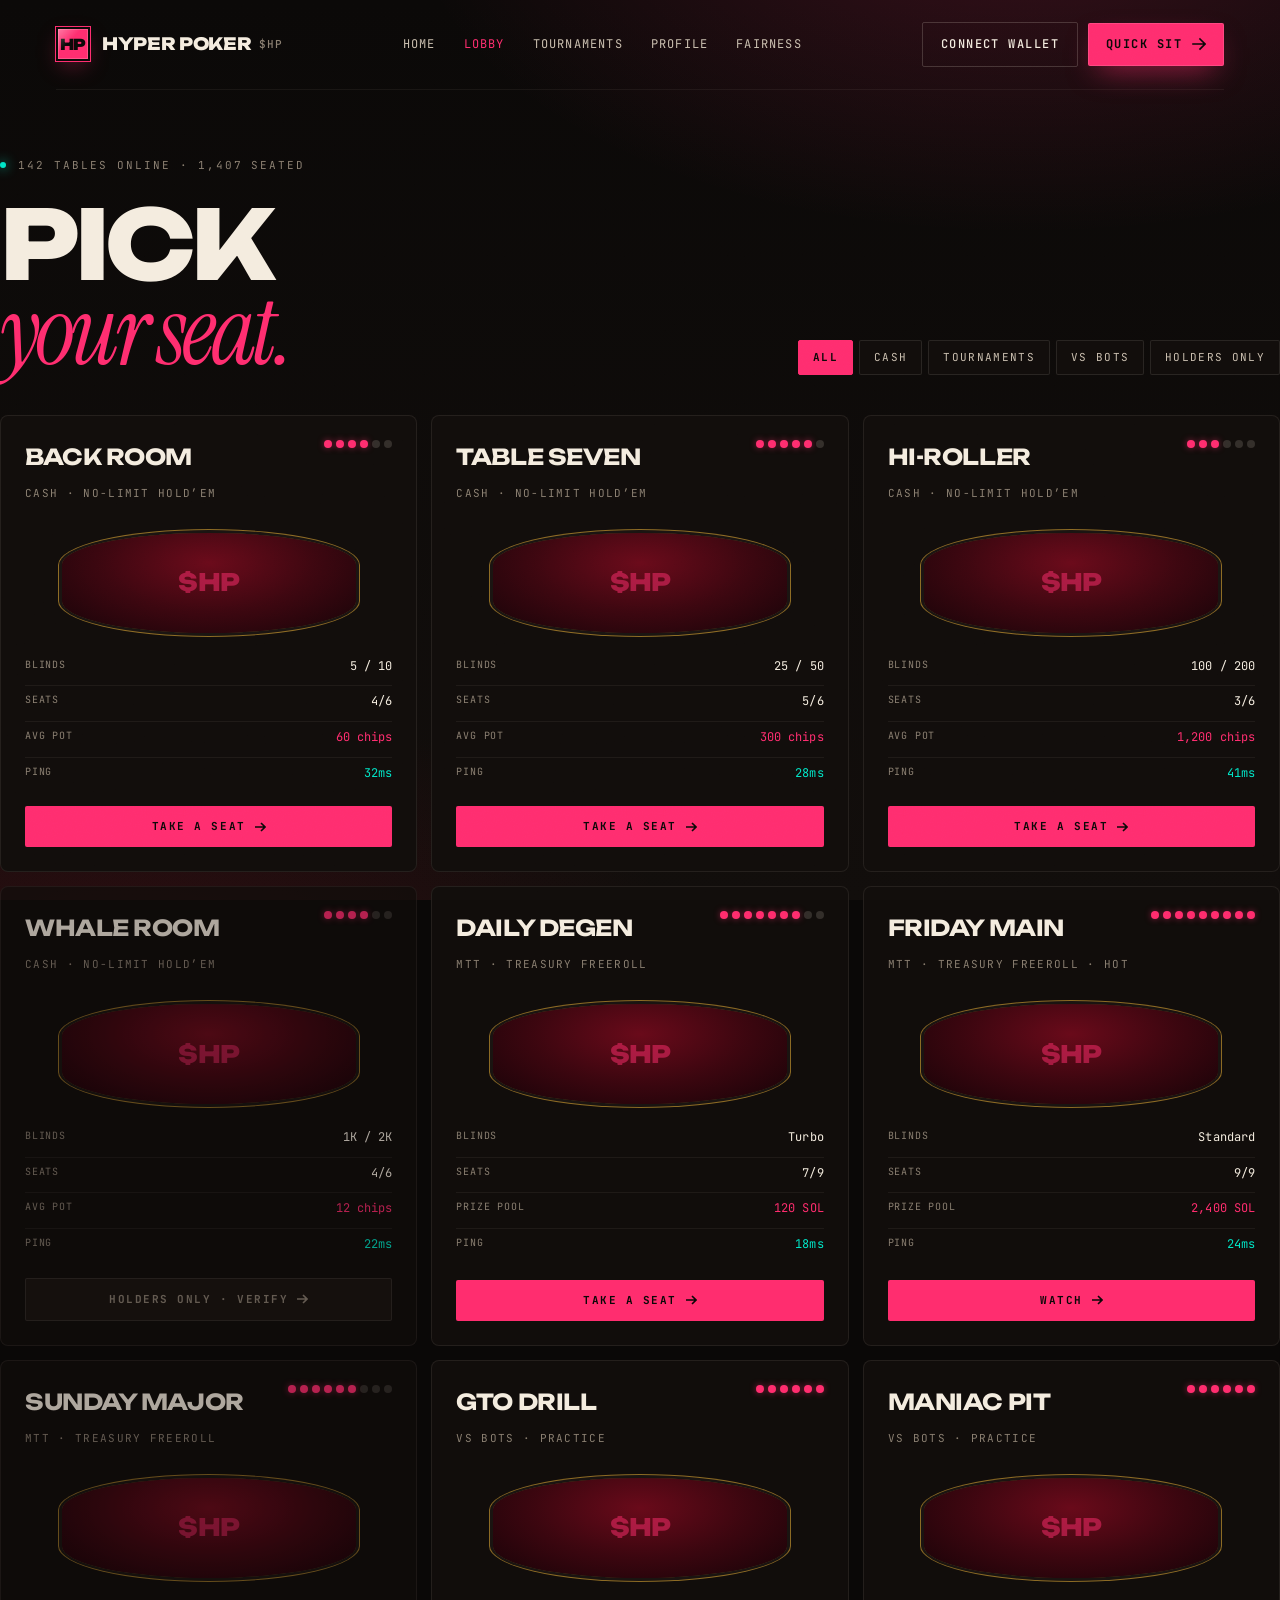
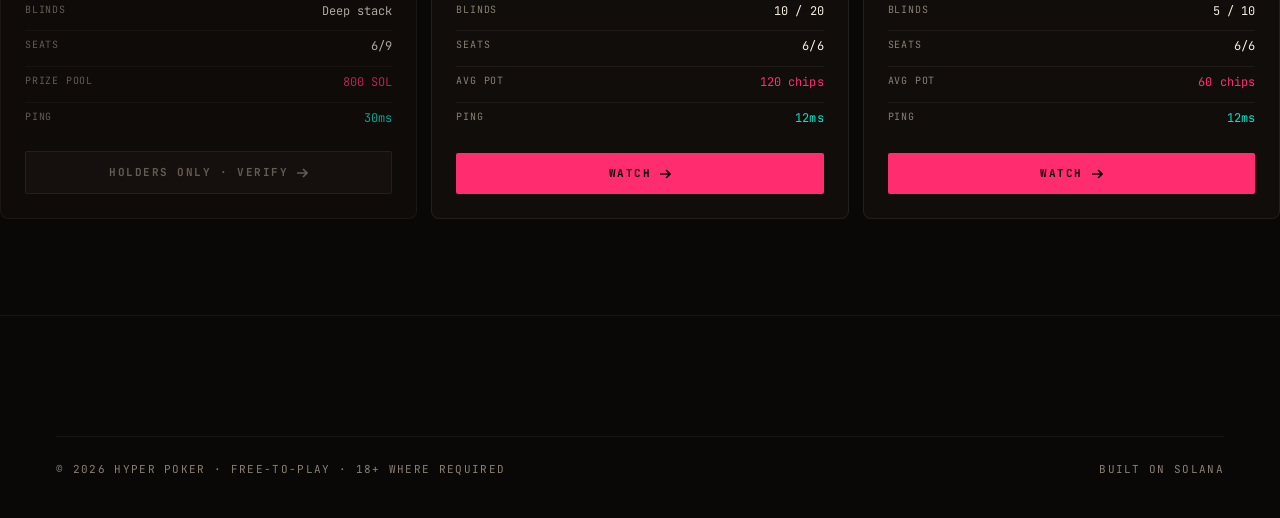
<file: lobby.html>
<!doctype html>
<html lang="en">
<head>
  <meta charset="utf-8" />
  <meta name="viewport" content="width=device-width, initial-scale=1, viewport-fit=cover" />
  <title>Lobby — Hyper Poker</title>
  <link rel="stylesheet" href="assets/styles.css" />
  <link rel="icon" href="data:image/svg+xml,%3Csvg xmlns='http://www.w3.org/2000/svg' viewBox='0 0 32 32'%3E%3Crect width='32' height='32' fill='%23FF2D6F'/%3E%3Ctext x='16' y='22' text-anchor='middle' font-family='Arial Black' font-size='16' font-weight='900' fill='%230A0807'%3EHP%3C/text%3E%3C/svg%3E" />
</head>
<body>

<header class="shell">
  <nav class="nav">
    <a href="index.html" class="nav__brand">
      <span class="brand-mark">HP</span>
      <span class="brand-name">Hyper&nbsp;Poker<span class="ticker">$HP</span></span>
    </a>
    <div class="nav__links">
      <a href="index.html#modes">Home</a>
      <a href="lobby.html" style="color: var(--ember);">Lobby</a>
      <a href="index.html#tournaments">Tournaments</a>
      <a href="profile.html">Profile</a>
      <a href="index.html#fair">Fairness</a>
    </div>
    <div class="nav__cta">
      <button class="btn btn--ghost">Connect&nbsp;Wallet</button>
      <a class="btn btn--primary" href="table.html">
        <span>Quick&nbsp;sit</span>
        <svg width="14" height="14" viewBox="0 0 14 14" fill="none"><path d="M1 7h12M8 2l5 5-5 5" stroke="currentColor" stroke-width="1.6" stroke-linecap="square"/></svg>
      </a>
    </div>
  </nav>
</header>

<main class="shell lobby">
  <header class="lobby__head">
    <div>
      <p class="eyebrow"><span class="dot"></span><span>142 tables online · 1,407 seated</span></p>
      <h1 class="lobby__title">Pick<br/><em>your seat.</em></h1>
    </div>
    <div class="lobby__filters" id="lobby-filters">
      <button class="active" data-filter="all">All</button>
      <button data-filter="cash">Cash</button>
      <button data-filter="tourney">Tournaments</button>
      <button data-filter="bots">Vs Bots</button>
      <button data-filter="holders">Holders only</button>
    </div>
  </header>

  <div class="lobby__grid" id="lobby-grid"></div>
</main>

<footer class="footer">
  <div class="shell">
    <div class="footer__bottom">
      <span>© 2026 Hyper Poker · Free-to-play · 18+ where required</span>
      <span>Built on Solana</span>
    </div>
  </div>
</footer>

<script>
const TABLES = [
  { name: 'Back Room',     blinds: '5 / 10',     stakes: 'cash',    type: 'cash',    seats: 6, taken: 4, prize: '—',           ping: 32, holders: false },
  { name: 'Table Seven',   blinds: '25 / 50',    stakes: 'cash',    type: 'cash',    seats: 6, taken: 5, prize: '—',           ping: 28, holders: false, primary: true },
  { name: 'Hi-Roller',     blinds: '100 / 200',  stakes: 'cash',    type: 'cash',    seats: 6, taken: 3, prize: '—',           ping: 41, holders: false },
  { name: 'Whale Room',    blinds: '1K / 2K',    stakes: 'cash',    type: 'cash',    seats: 6, taken: 4, prize: '—',           ping: 22, holders: true  },
  { name: 'Daily Degen',   blinds: 'Turbo',      stakes: 'mtt',     type: 'tourney', seats: 9, taken: 7, prize: '120 SOL',     ping: 18, holders: false },
  { name: 'Friday Main',   blinds: 'Standard',   stakes: 'mtt',     type: 'tourney', seats: 9, taken: 9, prize: '2,400 SOL',   ping: 24, holders: false, hot: true },
  { name: 'Sunday Major',  blinds: 'Deep stack', stakes: 'mtt',     type: 'tourney', seats: 9, taken: 6, prize: '800 SOL',     ping: 30, holders: true  },
  { name: 'GTO Drill',     blinds: '10 / 20',    stakes: 'bots',    type: 'bots',    seats: 6, taken: 6, prize: '—',           ping: 12, holders: false },
  { name: 'Maniac Pit',    blinds: '5 / 10',     stakes: 'bots',    type: 'bots',    seats: 6, taken: 6, prize: '—',           ping: 12, holders: false },
];

function seatDots(seats, taken) {
  let html = '';
  for (let i = 0; i < seats; i++) html += `<span class="lobby-card__seat ${i < taken ? 'taken' : ''}"></span>`;
  return html;
}

function render(filter = 'all') {
  const grid = document.getElementById('lobby-grid');
  grid.innerHTML = '';
  TABLES.filter((t) => filter === 'all' || t.type === filter || (filter === 'holders' && t.holders))
    .forEach((t, i) => {
      const card = document.createElement('article');
      card.className = 'lobby-card';
      const locked = t.holders;
      if (locked) card.dataset.locked = 'true';
      card.innerHTML = `
        <div class="lobby-card__head">
          <div>
            <h3 class="lobby-card__name">${t.name}</h3>
            <p class="lobby-card__sub">${t.type === 'tourney' ? 'MTT · Treasury freeroll' : t.type === 'bots' ? 'Vs Bots · Practice' : 'Cash · No-Limit Hold’em'}${t.hot ? ' · Hot' : ''}</p>
          </div>
          <div class="lobby-card__seats">${seatDots(t.seats, t.taken)}</div>
        </div>
        <div class="lobby-card__felt">$HP</div>
        <div class="lobby-card__rows">
          <div class="lobby-card__row"><span class="k">Blinds</span><span class="v">${t.blinds}</span></div>
          <div class="lobby-card__row"><span class="k">Seats</span><span class="v">${t.taken}/${t.seats}</span></div>
          <div class="lobby-card__row"><span class="k">${t.type === 'tourney' ? 'Prize pool' : 'Avg pot'}</span><span class="v v--ember">${t.type === 'tourney' ? t.prize : (Math.round(parseInt(t.blinds) * 12 || 200)).toLocaleString() + ' chips'}</span></div>
          <div class="lobby-card__row"><span class="k">Ping</span><span class="v v--neon">${t.ping}ms</span></div>
        </div>
        <a href="table.html" class="lobby-card__cta">
          ${locked ? 'Holders only · Verify' : t.taken === t.seats ? 'Watch' : 'Take a seat'}
          <svg width="12" height="12" viewBox="0 0 12 12" fill="none"><path d="M1 6h10M7 2l4 4-4 4" stroke="currentColor" stroke-width="1.6"/></svg>
        </a>
      `;
      grid.appendChild(card);
    });
}

document.querySelectorAll('#lobby-filters button').forEach((b) => {
  b.addEventListener('click', () => {
    document.querySelectorAll('#lobby-filters button').forEach((x) => x.classList.remove('active'));
    b.classList.add('active');
    render(b.dataset.filter);
  });
});

render();
</script>
</body>
</html>
</file>
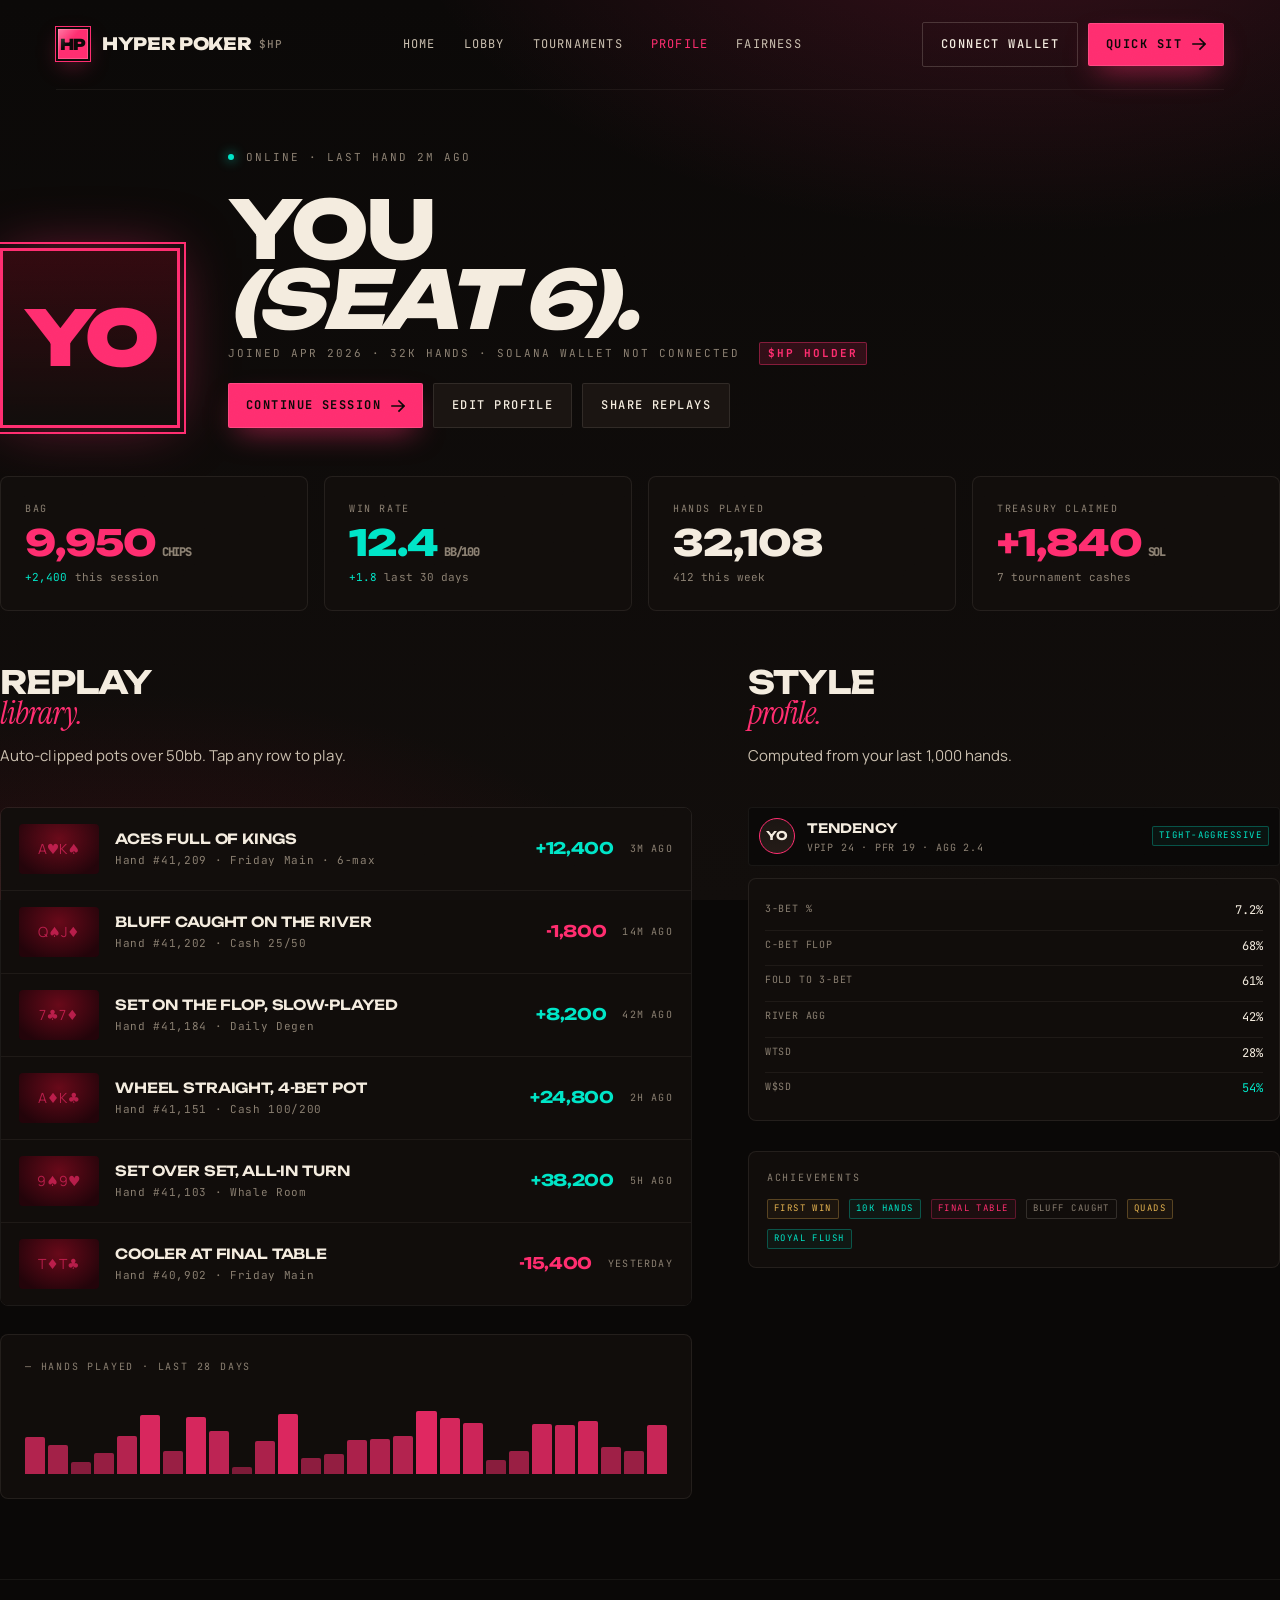
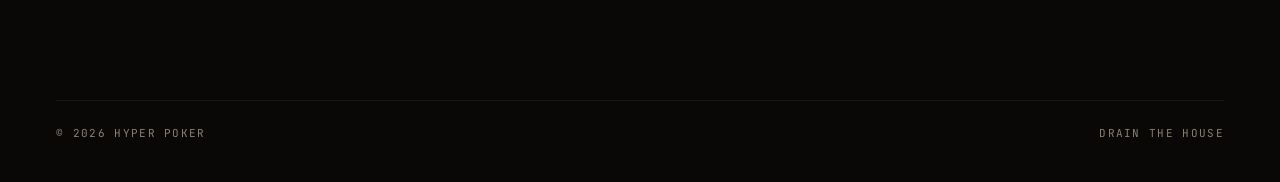
<file: profile.html>
<!doctype html>
<html lang="en">
<head>
  <meta charset="utf-8" />
  <meta name="viewport" content="width=device-width, initial-scale=1, viewport-fit=cover" />
  <title>Profile — Hyper Poker</title>
  <link rel="stylesheet" href="assets/styles.css" />
  <link rel="icon" href="data:image/svg+xml,%3Csvg xmlns='http://www.w3.org/2000/svg' viewBox='0 0 32 32'%3E%3Crect width='32' height='32' fill='%23FF2D6F'/%3E%3Ctext x='16' y='22' text-anchor='middle' font-family='Arial Black' font-size='16' font-weight='900' fill='%230A0807'%3EHP%3C/text%3E%3C/svg%3E" />
</head>
<body>

<header class="shell">
  <nav class="nav">
    <a href="index.html" class="nav__brand">
      <span class="brand-mark">HP</span>
      <span class="brand-name">Hyper&nbsp;Poker<span class="ticker">$HP</span></span>
    </a>
    <div class="nav__links">
      <a href="index.html#modes">Home</a>
      <a href="lobby.html">Lobby</a>
      <a href="index.html#tournaments">Tournaments</a>
      <a href="profile.html" style="color: var(--ember);">Profile</a>
      <a href="index.html#fair">Fairness</a>
    </div>
    <div class="nav__cta">
      <button class="btn btn--ghost">Connect&nbsp;Wallet</button>
      <a class="btn btn--primary" href="table.html">
        <span>Quick&nbsp;sit</span>
        <svg width="14" height="14" viewBox="0 0 14 14" fill="none"><path d="M1 7h12M8 2l5 5-5 5" stroke="currentColor" stroke-width="1.6" stroke-linecap="square"/></svg>
      </a>
    </div>
  </nav>
</header>

<main class="shell profile">
  <header class="profile__head">
    <div class="profile__avatar">YO</div>
    <div>
      <p class="eyebrow"><span class="dot"></span><span>Online · Last hand 2m ago</span></p>
      <h1 class="profile__title">You<br/><em>(seat 6).</em></h1>
      <div class="profile__sub">
        Joined Apr 2026 · 32K hands · Solana wallet not connected
        <span class="holder">$HP HOLDER</span>
      </div>
      <div style="display: flex; gap: 10px; flex-wrap: wrap;">
        <a class="btn btn--primary" href="table.html">
          <span>Continue session</span>
          <svg width="14" height="14" viewBox="0 0 14 14" fill="none"><path d="M1 7h12M8 2l5 5-5 5" stroke="currentColor" stroke-width="1.6" stroke-linecap="square"/></svg>
        </a>
        <button class="btn btn--mono">Edit profile</button>
        <button class="btn btn--mono">Share replays</button>
      </div>
    </div>
  </header>

  <section class="profile__stats">
    <div class="profile-stat">
      <div class="profile-stat__key">Bag</div>
      <div class="profile-stat__val profile-stat__val--ember"><span id="p-stack">9,950</span><span class="unit">CHIPS</span></div>
      <div class="profile-stat__delta"><span class="pos">+2,400</span> this session</div>
    </div>
    <div class="profile-stat">
      <div class="profile-stat__key">Win rate</div>
      <div class="profile-stat__val profile-stat__val--neon">12.4<span class="unit">BB/100</span></div>
      <div class="profile-stat__delta"><span class="pos">+1.8</span> last 30 days</div>
    </div>
    <div class="profile-stat">
      <div class="profile-stat__key">Hands played</div>
      <div class="profile-stat__val">32,108</div>
      <div class="profile-stat__delta">412 this week</div>
    </div>
    <div class="profile-stat">
      <div class="profile-stat__key">Treasury claimed</div>
      <div class="profile-stat__val profile-stat__val--ember">+1,840<span class="unit">SOL</span></div>
      <div class="profile-stat__delta">7 tournament cashes</div>
    </div>
  </section>

  <section class="profile__columns">
    <div>
      <header class="section-head" style="margin-bottom: 24px;">
        <div class="section-head__left">
          <h2 class="section-head__title" style="font-size: 32px;">Replay<br/><em>library.</em></h2>
          <p class="section-head__sub">Auto-clipped pots over 50bb. Tap any row to play.</p>
        </div>
      </header>
      <div class="replay-list">
        <div class="replay-row">
          <div class="replay-row__thumb">A♥K♠</div>
          <div class="replay-row__main">
            <div class="nm">Aces full of kings</div>
            <div class="meta">Hand #41,209 · Friday Main · 6-max</div>
          </div>
          <div class="replay-row__amt">+12,400</div>
          <div class="replay-row__time">3M AGO</div>
        </div>
        <div class="replay-row">
          <div class="replay-row__thumb">Q♠J♦</div>
          <div class="replay-row__main">
            <div class="nm">Bluff caught on the river</div>
            <div class="meta">Hand #41,202 · Cash 25/50</div>
          </div>
          <div class="replay-row__amt neg">-1,800</div>
          <div class="replay-row__time">14M AGO</div>
        </div>
        <div class="replay-row">
          <div class="replay-row__thumb">7♣7♦</div>
          <div class="replay-row__main">
            <div class="nm">Set on the flop, slow-played</div>
            <div class="meta">Hand #41,184 · Daily Degen</div>
          </div>
          <div class="replay-row__amt">+8,200</div>
          <div class="replay-row__time">42M AGO</div>
        </div>
        <div class="replay-row">
          <div class="replay-row__thumb">A♦K♣</div>
          <div class="replay-row__main">
            <div class="nm">Wheel straight, 4-bet pot</div>
            <div class="meta">Hand #41,151 · Cash 100/200</div>
          </div>
          <div class="replay-row__amt">+24,800</div>
          <div class="replay-row__time">2H AGO</div>
        </div>
        <div class="replay-row">
          <div class="replay-row__thumb">9♠9♥</div>
          <div class="replay-row__main">
            <div class="nm">Set over set, all-in turn</div>
            <div class="meta">Hand #41,103 · Whale Room</div>
          </div>
          <div class="replay-row__amt">+38,200</div>
          <div class="replay-row__time">5H AGO</div>
        </div>
        <div class="replay-row">
          <div class="replay-row__thumb">T♦T♣</div>
          <div class="replay-row__main">
            <div class="nm">Cooler at final table</div>
            <div class="meta">Hand #40,902 · Friday Main</div>
          </div>
          <div class="replay-row__amt neg">-15,400</div>
          <div class="replay-row__time">YESTERDAY</div>
        </div>
      </div>

      <div class="activity-graph">
        <div class="activity-graph__title">— Hands played · last 28 days</div>
        <div class="activity-bars" id="activity-bars"></div>
      </div>
    </div>

    <aside>
      <header class="section-head" style="margin-bottom: 24px;">
        <div class="section-head__left">
          <h2 class="section-head__title" style="font-size: 32px;">Style<br/><em>profile.</em></h2>
          <p class="section-head__sub">Computed from your last 1,000 hands.</p>
        </div>
      </header>

      <div style="display: grid; gap: 12px;">
        <div class="opp-row">
          <div class="opp-row__avatar" style="border-color: var(--ember);">YO</div>
          <div class="opp-row__main">
            <div class="opp-row__name">Tendency</div>
            <div class="opp-row__stat">VPIP 24 · PFR 19 · AGG 2.4</div>
          </div>
          <span class="opp-row__tag tight">Tight-Aggressive</span>
        </div>
        <div class="lobby-card__rows" style="background: var(--ink-2); border: 1px solid rgba(244,236,223,0.08); border-radius: var(--r-md); padding: 16px;">
          <div class="lobby-card__row"><span class="k">3-bet %</span><span class="v">7.2%</span></div>
          <div class="lobby-card__row"><span class="k">C-bet flop</span><span class="v">68%</span></div>
          <div class="lobby-card__row"><span class="k">Fold to 3-bet</span><span class="v">61%</span></div>
          <div class="lobby-card__row"><span class="k">River agg</span><span class="v">42%</span></div>
          <div class="lobby-card__row"><span class="k">WTSD</span><span class="v">28%</span></div>
          <div class="lobby-card__row"><span class="k">W$SD</span><span class="v v--neon">54%</span></div>
        </div>

        <div style="background: var(--ink-2); border: 1px solid rgba(244,236,223,0.08); border-radius: var(--r-md); padding: 18px;">
          <div style="font-family: var(--font-mono); font-size: 10px; letter-spacing: 0.18em; color: var(--bone-3); text-transform: uppercase; margin-bottom: 14px;">Achievements</div>
          <div style="display: flex; gap: 10px; flex-wrap: wrap;">
            <span class="opp-row__tag gto">First win</span>
            <span class="opp-row__tag tight">10K hands</span>
            <span class="opp-row__tag loose">Final table</span>
            <span class="opp-row__tag fish">Bluff caught</span>
            <span class="opp-row__tag gto">Quads</span>
            <span class="opp-row__tag tight">Royal flush</span>
          </div>
        </div>
      </div>
    </aside>
  </section>
</main>

<footer class="footer">
  <div class="shell">
    <div class="footer__bottom">
      <span>© 2026 Hyper Poker</span>
      <span>Drain the house</span>
    </div>
  </div>
</footer>

<script>
// activity graph
const bars = document.getElementById('activity-bars');
for (let i = 0; i < 28; i++) {
  const bar = document.createElement('div');
  bar.className = 'activity-bars__bar';
  const h = 8 + Math.random() * 72;
  bar.style.height = h + '%';
  bar.style.opacity = 0.4 + (h / 100) * 0.6;
  bars.appendChild(bar);
}
// pull stack from localStorage if available
const stack = localStorage.getItem('hp-stack');
if (stack) document.getElementById('p-stack').textContent = parseInt(stack).toLocaleString();
</script>
</body>
</html>
</file>
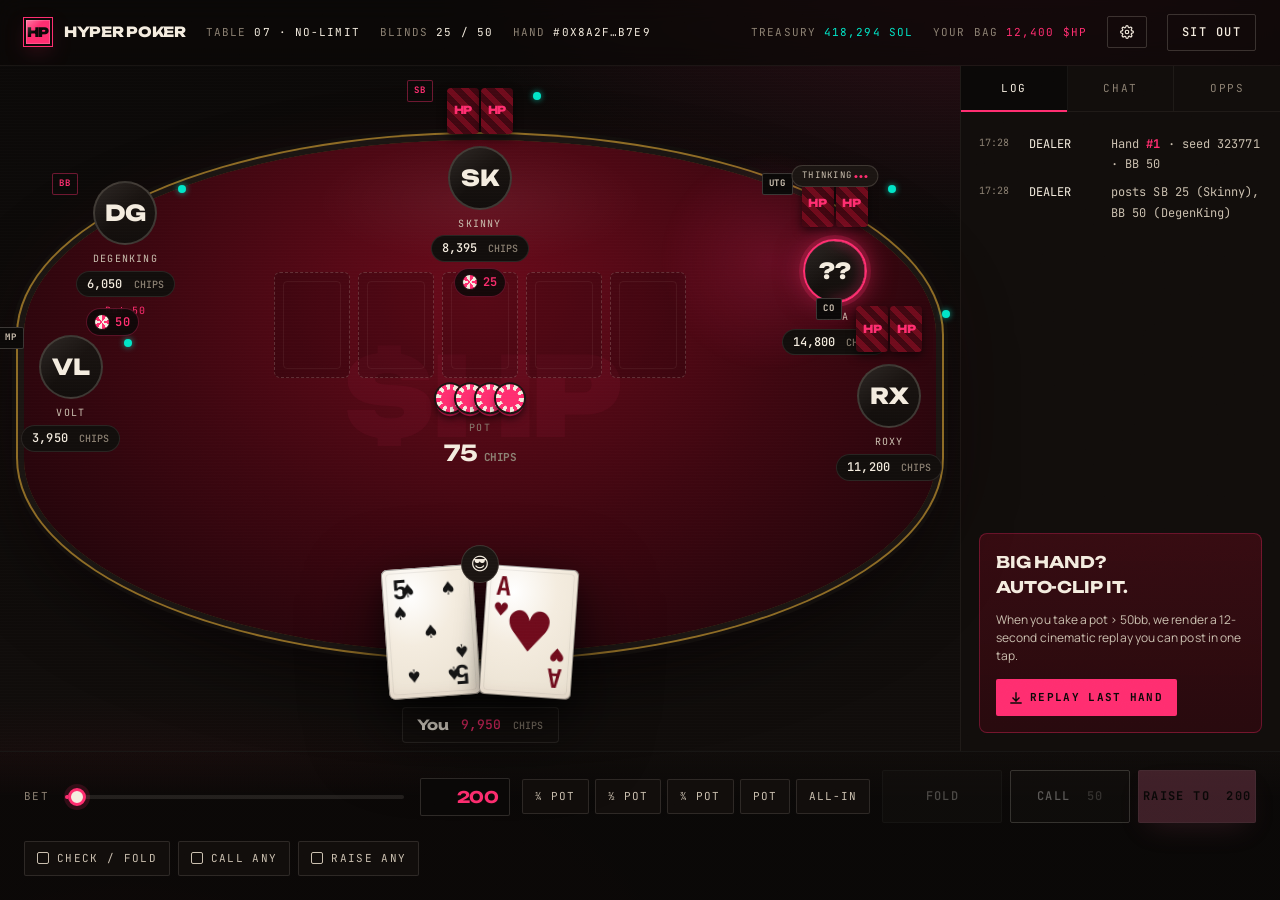
<file: table.html>
<!doctype html>
<html lang="en">
<head>
  <meta charset="utf-8" />
  <meta name="viewport" content="width=device-width, initial-scale=1, viewport-fit=cover" />
  <title>Hyper Poker — Table 7 · No-Limit Hold'em</title>
  <link rel="stylesheet" href="assets/styles.css" />
  <link rel="icon" href="data:image/svg+xml,%3Csvg xmlns='http://www.w3.org/2000/svg' viewBox='0 0 32 32'%3E%3Crect width='32' height='32' fill='%23FF2D6F'/%3E%3Ctext x='16' y='22' text-anchor='middle' font-family='Arial Black' font-size='16' font-weight='900' fill='%230A0807'%3EHP%3C/text%3E%3C/svg%3E" />
</head>
<body>

<div class="table-shell">

  <!-- ============== TOP BAR ============== -->
  <header class="table-top">
    <div class="table-top__left">
      <a href="index.html" class="nav__brand" aria-label="Back to lobby">
        <span class="brand-mark" style="width:28px; height:28px; font-size:13px;">HP</span>
        <span class="brand-name" style="font-size:14px;">Hyper&nbsp;Poker</span>
      </a>
      <span class="table-top__stat"><span class="key">Table</span><span class="val">07 · No-Limit</span></span>
      <span class="table-top__stat"><span class="key">Blinds</span><span class="val">25 / 50</span></span>
      <span class="table-top__stat"><span class="key">Hand</span><span class="val">#0x8a2f…b7e9</span></span>
    </div>
    <div class="table-top__right">
      <span class="table-top__stat"><span class="key">Treasury</span><span class="val val--neon">418,294 SOL</span></span>
      <span class="table-top__stat"><span class="key">Your bag</span><span class="val val--ember">12,400 $HP</span></span>
      <button class="btn btn--ghost" id="settings-toggle" style="padding:8px 12px;" aria-label="Settings">
        <svg width="14" height="14" viewBox="0 0 24 24" fill="none" stroke="currentColor" stroke-width="2"><circle cx="12" cy="12" r="3"/><path d="M19.4 15a1.65 1.65 0 0 0 .33 1.82l.06.06a2 2 0 1 1-2.83 2.83l-.06-.06a1.65 1.65 0 0 0-1.82-.33 1.65 1.65 0 0 0-1 1.51V21a2 2 0 1 1-4 0v-.09A1.65 1.65 0 0 0 9 19.4a1.65 1.65 0 0 0-1.82.33l-.06.06a2 2 0 1 1-2.83-2.83l.06-.06a1.65 1.65 0 0 0 .33-1.82 1.65 1.65 0 0 0-1.51-1H3a2 2 0 1 1 0-4h.09A1.65 1.65 0 0 0 4.6 9a1.65 1.65 0 0 0-.33-1.82l-.06-.06a2 2 0 1 1 2.83-2.83l.06.06a1.65 1.65 0 0 0 1.82.33H9a1.65 1.65 0 0 0 1-1.51V3a2 2 0 1 1 4 0v.09a1.65 1.65 0 0 0 1 1.51 1.65 1.65 0 0 0 1.82-.33l.06-.06a2 2 0 1 1 2.83 2.83l-.06.06a1.65 1.65 0 0 0-.33 1.82V9a1.65 1.65 0 0 0 1.51 1H21a2 2 0 1 1 0 4h-.09a1.65 1.65 0 0 0-1.51 1z"/></svg>
      </button>
      <button class="btn btn--ghost" style="padding:8px 14px;">Sit out</button>
    </div>
  </header>

  <!-- ============== STAGE ============== -->
  <main class="table-stage">

    <div class="felt-wrap scanlines">
      <div class="felt" id="felt">

        <!-- spotlight that follows the active seat -->
        <div class="felt__spot" id="felt-spot" aria-hidden="true"></div>

        <!-- Community cards -->
        <div class="board" id="board">
          <div class="card-slot" data-slot="0"></div>
          <div class="card-slot" data-slot="1"></div>
          <div class="card-slot" data-slot="2"></div>
          <div class="card-slot" data-slot="3"></div>
          <div class="card-slot" data-slot="4"></div>
        </div>

        <!-- Pot -->
        <div class="pot">
          <div class="pot__chips">
            <div class="pot-chip"></div>
            <div class="pot-chip"></div>
            <div class="pot-chip"></div>
            <div class="pot-chip"></div>
          </div>
          <div class="pot__label">POT</div>
          <div class="pot__amount"><span id="pot-amount">1,250</span><span class="unit">CHIPS</span></div>
        </div>

        <!-- ===== seats around the table ===== -->
        <div class="seat seat--top" data-pos="top">
          <div class="seat__cards">
            <div class="mini-back"></div>
            <div class="mini-back"></div>
          </div>
          <div class="seat__avatar">SK</div>
          <div class="seat__name">Skinny</div>
          <div class="seat__stack">8,420 <span class="unit">CHIPS</span></div>
          <div class="seat__bet">— folded</div>
        </div>

        <div class="seat seat--tl" data-pos="tl">
          <div class="seat__avatar">DG</div>
          <div class="seat__name">DegenKing</div>
          <div class="seat__stack">6,100 <span class="unit">CHIPS</span></div>
          <div class="seat__bet">— folded</div>
        </div>

        <div class="seat seat--tr" data-pos="tr">
          <div class="seat__action-tag">Thinking · 0:14</div>
          <div class="seat__cards">
            <div class="mini-back"></div>
            <div class="mini-back"></div>
          </div>
          <div class="seat__avatar">??</div>
          <div class="seat__name">Aria</div>
          <div class="seat__stack">14,800 <span class="unit">CHIPS</span></div>
          <div class="seat__bet">Bet 400</div>
        </div>

        <div class="seat seat--ml" data-pos="ml">
          <div class="seat__avatar">VL</div>
          <div class="seat__name">Volt</div>
          <div class="seat__stack">3,950 <span class="unit">CHIPS</span></div>
          <div class="seat__bet">— folded</div>
        </div>

        <div class="seat seat--mr" data-pos="mr">
          <div class="seat__action-tag seat__action-tag--ghost">Called 400</div>
          <div class="seat__cards">
            <div class="mini-back"></div>
            <div class="mini-back"></div>
          </div>
          <div class="seat__avatar">RX</div>
          <div class="seat__name">Roxy</div>
          <div class="seat__stack">11,200 <span class="unit">CHIPS</span></div>
          <div class="seat__bet">Bet 400</div>
        </div>


        <!-- Emote rail (toggled on emote button click) -->
        <button class="emote-toggle" id="emote-toggle" aria-label="Send emote">😎</button>
        <div class="emote-rail" id="emote-rail">
          <button data-emote="🔥">🔥</button>
          <button data-emote="💀">💀</button>
          <button data-emote="🤡">🤡</button>
          <button data-emote="😤">😤</button>
          <button data-emote="🎩">🎩</button>
          <button data-emote="🃏">🃏</button>
          <button data-emote="🪙">🪙</button>
        </div>

        <!-- Hero seat (you) -->
        <div class="hero-seat">
          <div class="hero-seat__cards" id="hero-cards"></div>
          <div class="hero-seat__info">
            <span class="hero-seat__name">You</span>
            <span class="hero-seat__stack">9,950 <span class="unit">CHIPS</span></span>
          </div>
        </div>

      </div>
    </div>

    <!-- ============== RAIL ============== -->
    <aside class="rail" aria-label="Hand log and chat">
      <div class="rail__tabs">
        <button class="rail__tab active" data-tab="log">Log</button>
        <button class="rail__tab" data-tab="chat">Chat</button>
        <button class="rail__tab" data-tab="opps">Opps</button>
      </div>
      <div class="rail__body" data-tab="log">
        <div class="hand-log" id="hand-log">
          <div class="row"><span class="t">22:13</span><span class="who">DEALER</span><span class="what">shuffles · seed <em>0x8a2f…</em></span></div>
          <div class="row"><span class="t">22:13</span><span class="who">DegenKing</span><span class="what">posts SB <em>25</em></span></div>
          <div class="row"><span class="t">22:13</span><span class="who">Aria</span><span class="what">posts BB <em>50</em></span></div>
          <div class="row"><span class="t">22:13</span><span class="who">DEALER</span><span class="what">deals hole cards</span></div>
          <div class="row"><span class="t">22:13</span><span class="who">Volt</span><span class="what">folds</span></div>
          <div class="row"><span class="t">22:13</span><span class="who">Roxy</span><span class="what">raises to <em>200</em></span></div>
          <div class="row"><span class="t">22:13</span><span class="who">Skinny</span><span class="what">folds</span></div>
          <div class="row"><span class="t">22:13</span><span class="who">DegenKing</span><span class="what">folds</span></div>
          <div class="row"><span class="t">22:13</span><span class="who">YOU</span><span class="what">call <em>200</em> <span style="color:var(--neon);">A♥ K♠</span></span></div>
          <div class="row"><span class="t">22:13</span><span class="who">Aria</span><span class="what">3-bets to <em>400</em></span></div>
          <div class="row"><span class="t">22:13</span><span class="who">Roxy</span><span class="what">calls <em>400</em></span></div>
          <div class="row"><span class="t">22:14</span><span class="who" style="color:var(--ember);">YOU</span><span class="what">to act · pot <em>1,250</em></span></div>
        </div>
      </div>

      <!-- Chat tab content (hidden until selected) -->
      <div class="rail__body" data-tab="chat" style="display:none; flex-direction: column; padding: 0;">
        <div class="chat-list" id="chat-list" style="padding: 18px; flex: 1; overflow-y: auto;">
          <div class="chat-msg"><div class="chat-msg__avatar">RX</div><div class="chat-msg__body"><div class="chat-msg__name">Roxy · 2m ago</div><div class="chat-msg__text">nh</div></div></div>
          <div class="chat-msg"><div class="chat-msg__avatar">DG</div><div class="chat-msg__body"><div class="chat-msg__name">DegenKing · 3m ago</div><div class="chat-msg__text emote">🔥🔥🔥</div></div></div>
          <div class="chat-msg"><div class="chat-msg__avatar">AR</div><div class="chat-msg__body"><div class="chat-msg__name">Aria · 4m ago</div><div class="chat-msg__text">going to grind this all weekend</div></div></div>
          <div class="chat-msg"><div class="chat-msg__avatar">VL</div><div class="chat-msg__body"><div class="chat-msg__name">Volt · 5m ago</div><div class="chat-msg__text">brutal river</div></div></div>
          <div class="chat-msg"><div class="chat-msg__avatar">SK</div><div class="chat-msg__body"><div class="chat-msg__name">Skinny · 7m ago</div><div class="chat-msg__text emote">💀</div></div></div>
        </div>
        <div class="chat-input">
          <input id="chat-input" type="text" placeholder="Say something — / for emotes" maxlength="120" />
          <button id="chat-send">Send</button>
        </div>
      </div>

      <!-- Opps tab content -->
      <div class="rail__body" data-tab="opps" style="display:none; padding: 18px;">
        <div class="opps-list">
          <div class="opp-row">
            <div class="opp-row__avatar">SK</div>
            <div class="opp-row__main">
              <div class="opp-row__name">Skinny</div>
              <div class="opp-row__stat">VPIP 22 · PFR 17 · AGG 1.8</div>
            </div>
            <span class="opp-row__tag tight">Tight</span>
          </div>
          <div class="opp-row">
            <div class="opp-row__avatar">DG</div>
            <div class="opp-row__main">
              <div class="opp-row__name">DegenKing</div>
              <div class="opp-row__stat">VPIP 48 · PFR 22 · AGG 3.2</div>
            </div>
            <span class="opp-row__tag loose">Loose</span>
          </div>
          <div class="opp-row">
            <div class="opp-row__avatar">??</div>
            <div class="opp-row__main">
              <div class="opp-row__name">Aria</div>
              <div class="opp-row__stat">VPIP 26 · PFR 21 · AGG 2.4</div>
            </div>
            <span class="opp-row__tag gto">GTO</span>
          </div>
          <div class="opp-row">
            <div class="opp-row__avatar">VL</div>
            <div class="opp-row__main">
              <div class="opp-row__name">Volt</div>
              <div class="opp-row__stat">VPIP 38 · PFR 8 · AGG 1.1</div>
            </div>
            <span class="opp-row__tag fish">Calling stn</span>
          </div>
          <div class="opp-row">
            <div class="opp-row__avatar">RX</div>
            <div class="opp-row__main">
              <div class="opp-row__name">Roxy</div>
              <div class="opp-row__stat">VPIP 24 · PFR 19 · AGG 2.6</div>
            </div>
            <span class="opp-row__tag tight">Tight</span>
          </div>
        </div>
      </div>

      <div class="share-callout">
        <h4 class="share-callout__title">Big Hand?<br/>Auto-clip it.</h4>
        <p class="share-callout__sub">When you take a pot &gt; 50bb, we render a 12-second cinematic replay you can post in one tap.</p>
        <button class="share-callout__btn">
          <svg width="12" height="12" viewBox="0 0 12 12" fill="none"><path d="M6 1v8M3 6l3 3 3-3M1 11h10" stroke="currentColor" stroke-width="1.4" stroke-linecap="square"/></svg>
          Replay last hand
        </button>
      </div>
    </aside>

  </main>

  <!-- ============== ACTION BAR ============== -->
  <footer class="action-bar">
    <div class="bet-slider">
      <span class="bet-slider__label">Bet</span>
      <input type="range" id="bet-range" min="100" max="9950" value="200" step="25" />
      <input type="number" id="bet-input" class="bet-input" value="200" min="100" max="9950" step="25" aria-label="Bet amount" />
    </div>

    <div class="bet-presets">
      <button data-pct="25">¼ pot</button>
      <button data-pct="50">½ pot</button>
      <button data-pct="75">¾ pot</button>
      <button data-pct="100">Pot</button>
      <button data-pct="200">All-in</button>
    </div>

    <div class="action-buttons">
      <button class="btn btn--fold" id="btn-fold">Fold</button>
      <button class="btn btn--call" id="btn-call">Call <span style="color:var(--bone-3); margin-left:6px;">400</span></button>
      <button class="btn btn--raise" id="btn-raise">Raise to <span id="raise-amount" style="margin-left:6px;">1,200</span></button>
    </div>

    <!-- pre-action: toggle while it's not your turn -->
    <div class="preact-row" id="preact-row" style="grid-column: 1 / -1;">
      <button class="preact-row__btn" data-pre="check-fold"><span class="check"></span> Check / Fold</button>
      <button class="preact-row__btn" data-pre="call-any"><span class="check"></span> Call any</button>
      <button class="preact-row__btn" data-pre="raise-any"><span class="check"></span> Raise any</button>
    </div>
  </footer>

</div>

<!-- ==================== SETTINGS PANEL ==================== -->
<div class="settings" id="settings-panel">
  <div class="settings__title">Settings</div>
  <div class="settings__row">
    <div><span class="lbl">Sound effects</span><span class="desc">Chip clicks, deal flips, win thump</span></div>
    <div class="toggle on" data-pref="sound"></div>
  </div>
  <div class="settings__row">
    <div><span class="lbl">Animations</span><span class="desc">Card flips, chip flies, confetti</span></div>
    <div class="toggle on" data-pref="anim"></div>
  </div>
  <div class="settings__row">
    <div><span class="lbl">4-color deck</span><span class="desc">Distinct color per suit</span></div>
    <div class="toggle" data-pref="fourcolor"></div>
  </div>
  <div class="settings__row">
    <div><span class="lbl">Auto-clip wins</span><span class="desc">Render replays of pots &gt; 50bb</span></div>
    <div class="toggle on" data-pref="autoclip"></div>
  </div>
</div>

<script src="assets/cards.js"></script>
<script src="assets/poker.js"></script>
<script src="assets/table.js"></script>
</body>
</html>
</file>
<file: assets/styles.css>
/* =========================================================
   HYPER POKER — Design System
   Aesthetic: late-night back-room cinematic. Oxblood felt,
   hot-magenta accent, warm near-black ink, editorial type.
   ========================================================= */

@import url('https://fonts.googleapis.com/css2?family=Unbounded:wght@400;500;600;800;900&family=Instrument+Serif:ital@0;1&family=JetBrains+Mono:wght@400;500;700&family=Manrope:wght@400;500;600;700&display=swap');

:root {
  /* core palette — committed and limited */
  --ink:      #0A0807;
  --ink-2:    #110D0B;
  --ink-3:    #1A1411;
  --ink-4:    #241B17;
  --bone:     #F4ECDF;
  --bone-2:   #C9BEAE;
  --bone-3:   #8A7F71;
  --blood:    #6E0A1B;
  --blood-2:  #3F0610;
  --ember:    #FF2D6F;
  --ember-2:  #FF5C8C;
  --ember-3:  #C7164E;
  --neon:     #00E5C7;   /* sparing, only for live data */
  --neon-2:   #06A893;
  --gold:     #E6B450;
  --gold-2:   #8C6A24;

  /* type */
  --font-display: 'Unbounded', system-ui, sans-serif;
  --font-editorial: 'Instrument Serif', 'Times New Roman', serif;
  --font-mono: 'JetBrains Mono', ui-monospace, monospace;
  --font-body: 'Manrope', system-ui, sans-serif;

  /* radii — sharp corners with one signature rounded element */
  --r-xs: 2px;
  --r-sm: 4px;
  --r-md: 8px;
  --r-lg: 14px;

  /* motion */
  --ease-out: cubic-bezier(0.16, 1, 0.3, 1);
  --ease-snap: cubic-bezier(0.7, 0, 0.2, 1);
}

/* ---------- reset & base ---------- */
*,*::before,*::after { box-sizing: border-box; }
html, body { margin:0; padding:0; }
html { background: var(--ink); color: var(--bone); -webkit-font-smoothing: antialiased; }
body {
  font-family: var(--font-body);
  font-weight: 400;
  font-size: 15px;
  line-height: 1.55;
  letter-spacing: 0.005em;
  background: var(--ink);
  color: var(--bone);
  overflow-x: hidden;
  min-height: 100vh;
}
img, svg { display:block; max-width:100%; }
a { color: inherit; text-decoration:none; }
button { font: inherit; color: inherit; background: none; border:0; cursor:pointer; }

/* ---------- atmospheric layers ---------- */

/* warm spotlight from above-right, like a dealer's lamp */
body::before {
  content:'';
  position: fixed; inset: 0; pointer-events:none; z-index: 0;
  background:
    radial-gradient(120% 90% at 80% -10%, rgba(255,45,111,0.18) 0%, rgba(255,45,111,0) 40%),
    radial-gradient(80% 60% at 10% 110%, rgba(110,10,27,0.32) 0%, rgba(110,10,27,0) 55%),
    linear-gradient(180deg, #0A0807 0%, #110D0B 100%);
}

/* slow caustic-like shimmer for the felt — adds life */
@keyframes feltCaustic {
  0%, 100% { transform: translate(0, 0); opacity: 0.4; }
  33%      { transform: translate(-12px, 6px); opacity: 0.6; }
  66%      { transform: translate(8px, -4px); opacity: 0.45; }
}
.felt::before {
  animation: feltCaustic 18s ease-in-out infinite;
}

/* film grain overlay — SVG noise, subtle */
body::after {
  content:'';
  position: fixed; inset: 0; pointer-events:none; z-index: 9999;
  opacity: 0.08;
  mix-blend-mode: overlay;
  background-image: url("data:image/svg+xml;utf8,<svg xmlns='http://www.w3.org/2000/svg' width='240' height='240'><filter id='n'><feTurbulence type='fractalNoise' baseFrequency='0.9' numOctaves='2' stitchTiles='stitch'/><feColorMatrix values='0 0 0 0 0.96  0 0 0 0 0.92  0 0 0 0 0.87  0 0 0 0.5 0'/></filter><rect width='240' height='240' filter='url(%23n)'/></svg>");
}

/* subtle scanline — VHS underglow */
.scanlines::before{
  content:'';
  position:absolute; inset:0; pointer-events:none;
  background-image: repeating-linear-gradient(0deg, rgba(255,255,255,0.012) 0 1px, transparent 1px 3px);
  z-index:1;
}

/* ---------- layout primitives ---------- */
.shell {
  position: relative;
  z-index: 1;
  max-width: 1440px;
  margin: 0 auto;
  padding: 0 28px;
}
@media (min-width: 900px){ .shell { padding: 0 56px; } }

.divider-rule {
  height: 1px;
  background: linear-gradient(90deg, transparent, var(--ink-4) 12%, var(--ink-4) 88%, transparent);
  margin: 0;
}

/* ---------- nav ---------- */
.nav {
  position: relative; z-index: 50;
  display: flex; align-items: center; justify-content: space-between;
  padding: 22px 0;
  border-bottom: 1px solid rgba(244,236,223,0.06);
}
.nav__brand { display:flex; align-items:center; gap:12px; }
.brand-mark {
  width: 34px; height: 34px;
  background: var(--ember);
  display: grid; place-items: center;
  font-family: var(--font-display); font-weight: 900; font-size: 15px;
  color: var(--ink);
  letter-spacing: -0.04em;
  position: relative;
  border: 2px solid var(--ink);
  outline: 1px solid var(--ember);
  box-shadow:
    0 0 0 1px rgba(255,255,255,0.18) inset,
    0 8px 24px -8px rgba(255,45,111,0.7);
}
.brand-mark::after{
  content:''; position:absolute; inset:0;
  background: linear-gradient(135deg, rgba(255,255,255,0.35), transparent 40%);
  pointer-events:none;
}
.brand-mark:hover { animation: brandJitter 0.4s var(--ease-snap); }
@keyframes brandJitter {
  0%, 100% { transform: translate(0, 0); }
  25% { transform: translate(-1px, 1px); }
  75% { transform: translate(1px, -1px); }
}
.brand-name {
  font-family: var(--font-display);
  font-weight: 800;
  font-size: 17px;
  letter-spacing: -0.02em;
  text-transform: uppercase;
}
.brand-name .ticker {
  color: var(--bone-3);
  font-family: var(--font-mono);
  font-weight: 500;
  font-size: 11px;
  letter-spacing: 0.08em;
  margin-left: 8px;
  vertical-align: 2px;
}

.nav__links { display:none; gap: 28px; }
@media (min-width: 900px){ .nav__links { display:flex; } }
.nav__links a {
  font-family: var(--font-mono);
  font-size: 12px;
  text-transform: uppercase;
  letter-spacing: 0.1em;
  color: var(--bone-2);
  transition: color .2s var(--ease-out);
  position: relative;
}
.nav__links a:hover { color: var(--bone); }
.nav__links a::after{
  content:''; position:absolute; left:0; right:0; bottom:-6px;
  height:1px; background: var(--ember); transform: scaleX(0); transform-origin:left;
  transition: transform .35s var(--ease-out);
}
.nav__links a:hover::after { transform: scaleX(1); }

.nav__cta { display:flex; gap:10px; align-items:center; }

/* mobile nav: hide secondary CTA, condense brand */
@media (max-width: 720px){
  .nav { padding: 16px 0; }
  .nav__cta .btn--ghost { display: none; }
  .brand-name { font-size: 14px; }
  .brand-name .ticker { display: none; }
  .nav__cta .btn--primary { padding: 10px 14px; font-size: 11px; }
}
.nav__hamburger {
  display: none;
  width: 36px; height: 36px;
  align-items: center; justify-content: center;
  border: 1px solid rgba(244,236,223,0.18);
  border-radius: 2px;
  margin-right: 6px;
}
.nav__hamburger span {
  display: block; width: 16px; height: 1.5px; background: var(--bone);
  position: relative;
}
.nav__hamburger span::before, .nav__hamburger span::after {
  content:''; position: absolute; left:0; width: 16px; height: 1.5px; background: var(--bone);
}
.nav__hamburger span::before { top: -5px; }
.nav__hamburger span::after { top: 5px; }
@media (max-width: 720px){ .nav__hamburger { display: inline-flex; } }

/* ---------- buttons ---------- */
.btn {
  display: inline-flex; align-items:center; justify-content:center; gap:10px;
  padding: 12px 18px;
  font-family: var(--font-mono);
  font-weight: 500; font-size: 12px;
  text-transform: uppercase;
  letter-spacing: 0.12em;
  border-radius: var(--r-xs);
  transition: transform .15s var(--ease-snap), background .2s, color .2s, box-shadow .2s;
  white-space: nowrap;
}
.btn--ghost {
  color: var(--bone);
  background: transparent;
  border: 1px solid rgba(244,236,223,0.18);
}
.btn--ghost:hover { background: rgba(244,236,223,0.06); border-color: rgba(244,236,223,0.35); }

.btn--primary {
  color: var(--ink);
  background: var(--ember);
  font-weight: 700;
  box-shadow:
    0 0 0 1px rgba(255,255,255,0.12) inset,
    0 12px 30px -10px rgba(255,45,111,0.6);
}
.btn--primary:hover {
  background: var(--ember-2);
  transform: translateY(-1px);
  box-shadow:
    0 0 0 1px rgba(255,255,255,0.2) inset,
    0 16px 40px -10px rgba(255,45,111,0.8);
}
.btn--primary:active { transform: translateY(0); }

.btn--mono {
  background: var(--ink-3);
  border: 1px solid rgba(244,236,223,0.1);
  color: var(--bone);
}
.btn--mono:hover { background: var(--ink-4); }

.btn--lg { padding: 18px 28px; font-size: 13px; }

/* ---------- hero ---------- */
.hero {
  position: relative;
  padding: 64px 0 80px;
  overflow: hidden;
}
@media (min-width: 900px){ .hero { padding: 96px 0 120px; } }

.hero__grid {
  display: grid;
  grid-template-columns: 1fr;
  gap: 56px;
  align-items: end;
}
@media (min-width: 1100px){
  .hero__grid { grid-template-columns: 1.25fr 1fr; gap: 72px; }
}

/* eyebrow line */
.eyebrow {
  display: inline-flex; align-items: center; gap: 12px;
  font-family: var(--font-mono);
  font-size: 11px;
  letter-spacing: 0.18em;
  text-transform: uppercase;
  color: var(--bone-3);
  margin-bottom: 28px;
}
.eyebrow .dot { width:6px; height:6px; border-radius:50%; background: var(--neon); box-shadow: 0 0 12px var(--neon); animation: pulse 1.6s infinite; }
@keyframes pulse {
  0%,100% { opacity:1; transform:scale(1); }
  50% { opacity:0.45; transform:scale(0.7); }
}

.hero__title {
  font-family: var(--font-display);
  font-weight: 800;
  letter-spacing: -0.045em;
  line-height: 0.86;
  font-size: clamp(56px, 11vw, 168px);
  text-transform: uppercase;
  color: var(--bone);
  margin: 0;
  position: relative;
  transition: transform 0.4s var(--ease-out);
}
/* RGB-split chromatic aberration pulse on hover, subtle and rare */
.hero__title:hover .block:first-child {
  animation: rgbSplit 0.45s var(--ease-snap);
}
@keyframes rgbSplit {
  0%, 100% { text-shadow: none; }
  20% { text-shadow: -2px 0 var(--ember), 2px 0 var(--neon); }
  60% { text-shadow: 2px 0 var(--ember), -2px 0 var(--neon); }
}
.hero__title em {
  font-family: var(--font-editorial);
  font-style: italic;
  font-weight: 400;
  color: var(--ember);
  letter-spacing: -0.01em;
  text-transform: none;
  display: inline-block;
  transform: translateY(-0.06em);
}
.hero__title .stroke {
  -webkit-text-stroke: 1.5px var(--bone);
  color: transparent;
}
.hero__title .glitch {
  position: relative;
  display: inline-block;
}
.hero__title .glitch::before,
.hero__title .glitch::after {
  content: attr(data-text);
  position: absolute; top: 0; left: 0;
  width:100%; height:100%;
  pointer-events:none;
}
.hero__title .glitch::before { color: var(--ember); transform: translate(-2px, 0); mix-blend-mode: screen; opacity: 0.7; }
.hero__title .glitch::after { color: var(--neon); transform: translate(2px, 0); mix-blend-mode: screen; opacity: 0.5; }

.hero__lede {
  font-family: var(--font-editorial);
  font-style: italic;
  font-size: clamp(20px, 2.4vw, 28px);
  line-height: 1.32;
  color: var(--bone-2);
  max-width: 36ch;
  margin: 32px 0 40px;
}
.hero__lede strong {
  font-family: var(--font-display);
  font-style: normal;
  font-weight: 600;
  color: var(--bone);
  letter-spacing: -0.01em;
}

.hero__ctas { display: flex; gap: 12px; flex-wrap: wrap; }

.hero__meta {
  margin-top: 56px;
  display: grid; grid-template-columns: repeat(3, 1fr);
  gap: 24px;
  border-top: 1px solid rgba(244,236,223,0.08);
  padding-top: 28px;
  max-width: 540px;
}
.hero__meta dt {
  font-family: var(--font-mono);
  font-size: 10px;
  letter-spacing: 0.16em;
  text-transform: uppercase;
  color: var(--bone-3);
  margin-bottom: 6px;
}
.hero__meta dd {
  margin: 0;
  font-family: var(--font-display);
  font-weight: 600;
  font-size: 22px;
  letter-spacing: -0.02em;
}

/* ---------- treasury vault (hero right) ---------- */
.vault {
  position: relative;
  background: linear-gradient(180deg, rgba(26,20,17,0.9) 0%, rgba(17,13,11,0.95) 100%);
  border: 1px solid rgba(244,236,223,0.08);
  padding: 28px;
  border-radius: var(--r-md);
  isolation: isolate;
}
.vault::before{
  content:''; position:absolute; inset:0; border-radius: var(--r-md); pointer-events:none;
  background: linear-gradient(135deg, rgba(255,45,111,0.12), transparent 40%);
  z-index:0;
}
.vault > * { position: relative; z-index: 1; }

.vault__head {
  display:flex; align-items:center; justify-content:space-between;
  margin-bottom: 24px;
}
.vault__label {
  font-family: var(--font-mono);
  font-size: 10px; letter-spacing:0.18em; text-transform:uppercase;
  color: var(--bone-3);
}
.vault__live {
  display:inline-flex; align-items:center; gap:8px;
  font-family: var(--font-mono);
  font-size: 10px; letter-spacing: 0.16em; text-transform:uppercase;
  color: var(--neon);
}
.vault__live .dot{ width:6px;height:6px;border-radius:50%;background:var(--neon);box-shadow:0 0 10px var(--neon);animation:pulse 1.6s infinite; }

.vault__balance {
  font-family: var(--font-display);
  font-weight: 800;
  font-size: clamp(40px, 6vw, 64px);
  letter-spacing: -0.04em;
  color: var(--bone);
  line-height: 1;
}
.vault__balance .unit {
  font-family: var(--font-mono);
  font-size: 14px;
  letter-spacing: 0.1em;
  color: var(--bone-3);
  margin-left: 10px;
  vertical-align: middle;
}
.vault__delta {
  margin-top: 8px;
  font-family: var(--font-mono);
  font-size: 12px;
  letter-spacing: 0.05em;
  color: var(--neon);
}

.vault__chart {
  margin: 28px 0 24px;
  height: 96px;
  position: relative;
}
.vault__chart svg { width:100%; height:100%; overflow: visible; }
.vault__chart .grid line { stroke: rgba(244,236,223,0.05); stroke-width:1; }
.vault__chart .area { fill: url(#vaultGradient); }
.vault__chart .line { fill:none; stroke: var(--ember); stroke-width:1.5; }
.vault__chart .pulse { fill: var(--ember); }

.vault__rows { display:grid; gap: 10px; }
.vault__row {
  display:flex; justify-content:space-between; align-items:center;
  padding: 10px 0;
  border-top: 1px solid rgba(244,236,223,0.06);
  font-family: var(--font-mono);
  font-size: 12px;
}
.vault__row .key { color: var(--bone-3); letter-spacing: 0.08em; text-transform: uppercase; font-size: 10px; }
.vault__row .val { color: var(--bone); }
.vault__row .val--pos { color: var(--neon); }
.vault__row .val--neg { color: var(--ember); }

/* ---------- modes ---------- */
.modes {
  padding: 80px 0;
  position: relative;
}
.section-head {
  display:flex; justify-content:space-between; align-items: end; gap: 40px;
  margin-bottom: 48px;
}
.section-head__left { max-width: 560px; }
.section-head__title {
  font-family: var(--font-display);
  font-weight: 700;
  letter-spacing: -0.03em;
  font-size: clamp(36px, 5vw, 64px);
  line-height: 0.95;
  margin: 0 0 16px;
  text-transform: uppercase;
}
.section-head__title em { font-family: var(--font-editorial); font-style: italic; font-weight: 400; color: var(--ember); text-transform:none; }
.section-head__sub { color: var(--bone-2); max-width: 48ch; }

.section-head__num {
  font-family: var(--font-mono);
  font-size: 12px;
  letter-spacing: 0.18em;
  color: var(--bone-3);
  text-transform: uppercase;
  white-space: nowrap;
}

.modes__grid {
  display:grid; gap: 18px;
  grid-template-columns: 1fr;
}
@media (min-width: 800px){ .modes__grid { grid-template-columns: repeat(3, 1fr); } }

.mode-card {
  position: relative;
  padding: 32px;
  background: linear-gradient(180deg, var(--ink-2) 0%, var(--ink) 100%);
  border: 1px solid rgba(244,236,223,0.08);
  border-radius: var(--r-md);
  overflow: hidden;
  isolation: isolate;
  min-height: 380px;
  display:flex; flex-direction:column; justify-content:space-between;
  transition: transform .35s var(--ease-out), border-color .2s;
}
.mode-card:hover { transform: translateY(-4px); border-color: rgba(255,45,111,0.4); }
.mode-card::before {
  content:''; position:absolute; inset:0; pointer-events:none; z-index:0;
  background: radial-gradient(70% 50% at 80% 0%, rgba(255,45,111,0.18), transparent 60%);
  opacity: 0; transition: opacity .35s var(--ease-out);
}
.mode-card:hover::before { opacity: 1; }
.mode-card > * { position: relative; z-index: 1; }

.mode-card__num {
  font-family: var(--font-mono);
  font-size: 10px;
  letter-spacing: 0.18em;
  color: var(--bone-3);
  text-transform: uppercase;
}
.mode-card__title {
  font-family: var(--font-display);
  font-weight: 700;
  font-size: 32px;
  letter-spacing: -0.03em;
  line-height: 0.95;
  margin: 16px 0 12px;
  text-transform: uppercase;
}
.mode-card__desc {
  color: var(--bone-2);
  font-size: 14px;
  line-height: 1.55;
  max-width: 32ch;
}
.mode-card__visual {
  position: relative;
  height: 140px;
  margin: 28px 0;
  display:flex; align-items:center; justify-content:center;
}
.mode-card__cta {
  display: inline-flex; align-items:center; gap:10px;
  font-family: var(--font-mono);
  font-size: 11px;
  letter-spacing: 0.16em;
  text-transform: uppercase;
  color: var(--ember);
}
.mode-card__cta svg { transition: transform .25s var(--ease-out); }
.mode-card:hover .mode-card__cta svg { transform: translateX(6px); }

/* ---------- mini cards & chips for visuals ---------- */
.mini-card {
  width: 70px; height: 96px;
  background: var(--bone);
  color: var(--blood);
  border-radius: 6px;
  position: relative;
  font-family: var(--font-mono);
  font-weight: 700;
  display:flex; flex-direction:column; align-items:flex-start; padding: 8px 10px;
  box-shadow: 0 18px 40px -12px rgba(0,0,0,0.7), 0 0 0 1px rgba(0,0,0,0.4) inset;
}
.mini-card::after{
  content:''; position:absolute; inset: 4px; border:1px solid rgba(110,10,27,0.18); border-radius: 4px; pointer-events:none;
}
.mini-card .rank { font-size: 18px; line-height: 1; }
.mini-card .suit { font-size: 16px; line-height: 1; }
.mini-card.red { color: var(--blood); }
.mini-card.black { color: #131313; }

.mini-card--back {
  background:
    radial-gradient(80% 60% at 50% 40%, var(--blood) 0%, var(--blood-2) 70%, #1d030a 100%);
  border: 1px solid rgba(0,0,0,0.5);
  position: relative;
  overflow: hidden;
}
.mini-card--back::before {
  content:''; position:absolute; inset: 4px;
  border: 1px solid rgba(255,45,111,0.3);
  border-radius: 4px;
  background:
    repeating-linear-gradient(45deg, transparent 0 6px, rgba(255,45,111,0.07) 6px 7px),
    repeating-linear-gradient(-45deg, transparent 0 6px, rgba(0,0,0,0.15) 6px 7px);
}
.mini-card--back::after{
  content:'HP'; inset: 0; display:grid; place-items:center;
  font-family: var(--font-display); font-weight: 900; font-size: 20px;
  color: var(--ember);
  border: none;
  letter-spacing: -0.05em;
  text-shadow: 0 0 12px rgba(255,45,111,0.6), 0 1px 0 rgba(0,0,0,0.6);
  z-index: 2;
}

.fan { position:relative; width: 220px; height: 120px; }
.fan .mini-card { position:absolute; left:50%; top:0; transform-origin: 50% 110%; }
.fan .mini-card:nth-child(1) { transform: translateX(-50%) rotate(-14deg); }
.fan .mini-card:nth-child(2) { transform: translateX(-50%) rotate(-4deg) translateY(-6px); }
.fan .mini-card:nth-child(3) { transform: translateX(-50%) rotate(6deg); }

.chip-stack { position: relative; width: 64px; height: 80px; }
.chip {
  position: absolute; left: 0; right:0; margin: auto;
  width: 60px; height: 60px; border-radius: 50%;
  background:
    repeating-conic-gradient(from 0deg, var(--ember) 0 14deg, var(--bone) 14deg 28deg);
  box-shadow:
    0 0 0 3px var(--ink-2),
    0 6px 0 0 #b81250,
    0 8px 12px rgba(0,0,0,0.6);
}
.chip::after {
  content: ''; position:absolute; inset: 8px; border-radius:50%;
  background: var(--ember);
  box-shadow: 0 0 0 2px rgba(255,255,255,0.15) inset;
}
.chip .chip__face {
  position: absolute; inset: 0; display:grid; place-items:center;
  font-family: var(--font-display); font-weight: 800; font-size: 14px;
  color: var(--ink); z-index:2;
}
.chip-stack .chip:nth-child(1){ top: 18px; }
.chip-stack .chip:nth-child(2){ top: 12px; filter: brightness(1.05); }
.chip-stack .chip:nth-child(3){ top: 6px; filter: brightness(1.1); }
.chip-stack .chip:nth-child(4){ top: 0px; filter: brightness(1.15); }

/* Tournament prize visual — stacked chips with crown ring + halo */
.prize {
  position: relative;
  width: 140px;
  height: 140px;
  display: grid;
  place-items: center;
}
.prize::before {
  content:''; position: absolute; inset: -10%;
  background: radial-gradient(circle at 50% 60%, rgba(230,180,80,0.35), transparent 60%);
  filter: blur(6px);
}
.prize__stack {
  position: relative;
  width: 80px; height: 92px;
}
.prize__chip {
  position: absolute; left: 50%; transform: translateX(-50%);
  width: 76px; height: 18px;
  border-radius: 50%;
  background: repeating-conic-gradient(from 0deg, var(--gold) 0 18deg, #fff4d6 18deg 36deg);
  box-shadow:
    inset 0 -3px 0 rgba(0,0,0,0.25),
    inset 0 1px 0 rgba(255,255,255,0.4),
    0 1px 0 rgba(0,0,0,0.4);
}
.prize__chip:nth-child(1){ bottom: 0; }
.prize__chip:nth-child(2){ bottom: 14px; filter: brightness(1.05); }
.prize__chip:nth-child(3){ bottom: 28px; filter: brightness(1.1); }
.prize__chip:nth-child(4){ bottom: 42px; filter: brightness(1.15); }
.prize__chip:nth-child(5){ bottom: 56px; filter: brightness(1.2); }
.prize__crown {
  position: absolute;
  top: -14px; left: 50%; transform: translateX(-50%);
  color: var(--gold);
  filter: drop-shadow(0 4px 10px rgba(230,180,80,0.5));
}

/* live signal line at the bottom of mode cards */
.mode-card__signal {
  display: flex; align-items: center; gap: 8px;
  font-family: var(--font-mono);
  font-size: 10px;
  letter-spacing: 0.14em;
  text-transform: uppercase;
  color: var(--bone-3);
  padding-top: 14px;
  margin-top: 20px;
  border-top: 1px solid rgba(244,236,223,0.06);
}
.mode-card__signal .dot {
  width: 6px; height: 6px; border-radius: 50%;
  background: var(--neon); box-shadow: 0 0 8px var(--neon);
  animation: pulse 1.6s infinite;
}
.mode-card__signal .num { color: var(--bone); }

/* ---------- holders strip ---------- */
.holders {
  padding: 80px 0;
  position: relative;
}
.holders__grid {
  display: grid;
  grid-template-columns: 1fr;
  gap: 0;
  border: 1px solid rgba(244,236,223,0.08);
  border-radius: var(--r-md);
  overflow: hidden;
}
@media (min-width: 800px){ .holders__grid { grid-template-columns: 1fr 1fr; } }

.holders__col {
  padding: 36px;
  position: relative;
}
.holders__col + .holders__col {
  border-top: 1px solid rgba(244,236,223,0.08);
}
@media (min-width: 800px){
  .holders__col + .holders__col { border-top: 0; border-left: 1px solid rgba(244,236,223,0.08); }
}
.holders__col--free { background: var(--ink-2); }
.holders__col--holder {
  background: linear-gradient(180deg, rgba(110,10,27,0.4) 0%, rgba(17,13,11,0.95) 100%);
  position: relative;
  overflow: hidden;
  isolation: isolate;
}
.holders__col--holder::before {
  content:''; position:absolute; top:0; left:0; right:0; height:1px;
  background: linear-gradient(90deg, transparent, var(--ember), transparent);
  z-index: 2;
}
/* holographic sweep — diagonal sheen drifts every ~8s */
.holders__col--holder::after {
  content:''; position: absolute; inset: 0; pointer-events: none;
  background: linear-gradient(
    115deg,
    transparent 35%,
    rgba(255,45,111,0.08) 45%,
    rgba(0,229,199,0.06) 50%,
    rgba(255,45,111,0.08) 55%,
    transparent 65%
  );
  background-size: 240% 240%;
  animation: holoSweep 8s linear infinite;
  z-index: 1;
  mix-blend-mode: screen;
}
.holders__col--holder > * { position: relative; z-index: 3; }
@keyframes holoSweep {
  0%   { background-position: 100% 0; }
  100% { background-position: -100% 0; }
}

.holders__title {
  font-family: var(--font-display); font-weight: 700;
  font-size: 24px; letter-spacing: -0.02em;
  text-transform: uppercase; margin: 0 0 8px;
}
.holders__sub {
  font-family: var(--font-mono); font-size: 11px;
  letter-spacing: 0.16em; text-transform:uppercase;
  color: var(--bone-3); margin-bottom: 28px;
}
.holders__col--holder .holders__sub { color: var(--ember-2); }

.holders__list { list-style:none; padding:0; margin:0; }
.holders__list li {
  padding: 14px 0;
  border-top: 1px solid rgba(244,236,223,0.06);
  display:flex; gap: 14px; align-items:flex-start;
  font-size: 14px;
}
.holders__list li:first-child { border-top: 0; }
.holders__list .marker {
  flex-shrink:0;
  width: 18px; height: 18px;
  display:grid; place-items:center;
  font-family: var(--font-mono); font-size: 10px;
  border: 1px solid var(--bone-3);
  border-radius: 50%;
  color: var(--bone-3);
  margin-top: 2px;
}
.holders__col--holder .marker {
  border-color: var(--ember);
  color: var(--ember);
  background: rgba(255,45,111,0.1);
}

/* ---------- proof / fairness ---------- */
.proof {
  padding: 80px 0 100px;
  border-top: 1px solid rgba(244,236,223,0.06);
}
.proof__grid {
  display:grid; gap:32px;
  grid-template-columns: 1fr;
}
@media (min-width: 900px){ .proof__grid { grid-template-columns: 1.1fr 1fr; gap: 80px; } }

.proof__terminal {
  background: var(--ink-2);
  border: 1px solid rgba(244,236,223,0.08);
  border-radius: var(--r-md);
  padding: 24px;
  font-family: var(--font-mono);
  font-size: 13px;
  line-height: 1.7;
  color: var(--bone-2);
  position: relative;
}
.proof__terminal::before{
  content:'$ hp verify --hand 0x8a2f...'; display:block;
  color: var(--bone-3); margin-bottom: 14px;
  font-size: 11px; letter-spacing: 0.05em;
  border-bottom: 1px dashed rgba(244,236,223,0.08);
  padding-bottom: 10px;
}
.proof__terminal .ok { color: var(--neon); }
.proof__terminal .warn { color: var(--ember); }
.proof__terminal .key { color: var(--bone-3); }
.proof__terminal .hash { color: var(--bone); word-break: break-all; }

/* ---------- marquee ---------- */
.marquee {
  border-top: 1px solid rgba(244,236,223,0.08);
  border-bottom: 1px solid rgba(244,236,223,0.08);
  padding: 18px 0;
  overflow: hidden;
  white-space: nowrap;
  background: var(--ink-2);
}
.marquee__track {
  display: inline-flex;
  gap: 40px;
  animation: scroll 38s linear infinite;
  font-family: var(--font-display);
  font-weight: 700;
  font-size: 22px;
  letter-spacing: -0.01em;
  text-transform: uppercase;
  color: var(--bone);
}
.marquee__track span { display: inline-flex; align-items: center; gap: 40px; }
.marquee__track em {
  color: var(--ember);
  font-family: var(--font-editorial); font-style: italic; font-weight: 400;
  text-transform: none;
  letter-spacing: 0;
}
.marquee__track .dot { width:6px; height:6px; border-radius:50%; background: var(--bone-3); display: inline-block; }
@keyframes scroll {
  0% { transform: translateX(0); }
  100% { transform: translateX(-50%); }
}

/* ---------- footer ---------- */
.footer {
  padding: 60px 0 40px;
  border-top: 1px solid rgba(244,236,223,0.06);
  background: var(--ink);
}
.footer__grid {
  display:grid; gap: 40px;
  grid-template-columns: 1fr;
}
@media (min-width: 900px){ .footer__grid { grid-template-columns: 2fr 1fr 1fr 1fr; } }

.footer__brand .brand-name { font-size: 22px; }
.footer__tag {
  margin-top: 16px;
  color: var(--bone-3);
  font-family: var(--font-editorial); font-style: italic;
  max-width: 32ch;
}

.footer__col h4 {
  font-family: var(--font-mono);
  font-size: 10px; letter-spacing: 0.18em; text-transform:uppercase;
  color: var(--bone-3); margin: 0 0 18px;
}
.footer__col ul { list-style:none; padding:0; margin:0; }
.footer__col li { margin: 10px 0; }
.footer__col a { color: var(--bone-2); font-size: 13px; }
.footer__col a:hover { color: var(--ember); }

.footer__bottom {
  margin-top: 60px; padding-top: 24px;
  border-top: 1px solid rgba(244,236,223,0.06);
  display: flex; justify-content: space-between; flex-wrap: wrap; gap: 20px;
  font-family: var(--font-mono); font-size: 11px; letter-spacing: 0.12em;
  text-transform: uppercase; color: var(--bone-3);
}

/* ---------- floating 3D card cluster behind hero ---------- */
.hero-cluster {
  position: absolute;
  inset: 0;
  pointer-events: none;
  z-index: 0;
  overflow: hidden;
  perspective: 1200px;
}
.hero-cluster__card {
  position: absolute;
  width: 160px; height: 224px;
  border-radius: 10px;
  background: linear-gradient(135deg, #fff 0%, var(--bone) 60%, #d6cab8 100%);
  box-shadow:
    0 0 0 1px rgba(0,0,0,0.5) inset,
    0 1px 0 rgba(255,255,255,0.6) inset,
    0 30px 60px -10px rgba(0,0,0,0.7),
    0 0 80px rgba(255,45,111,0.08);
  font-family: var(--font-mono);
  font-weight: 700;
  color: var(--blood);
  display: flex; flex-direction: column; padding: 14px 16px;
  transform-style: preserve-3d;
  transition: transform 0.6s cubic-bezier(0.16, 1, 0.3, 1);
  will-change: transform;
  opacity: 0.85;
}
.hero-cluster__card.black { color: #131313; }
.hero-cluster__card .rank { font-size: 30px; line-height: 1; }
.hero-cluster__card .suit { font-size: 26px; line-height: 1; margin-top: 2px; }
.hero-cluster__card .center {
  position: absolute; inset: 0; display:grid; place-items:center;
  font-size: 88px; line-height: 1;
  opacity: 0.85;
}
.hero-cluster__card .corner-bl {
  position: absolute; bottom: 14px; right: 16px;
  transform: rotate(180deg);
  display: flex; flex-direction: column;
}
.hero-cluster__card::after {
  content: ''; position: absolute; inset: 6px;
  border: 1px solid rgba(0,0,0,0.06);
  border-radius: 6px; pointer-events: none;
}

/* card positions — desktop only, offset to right side so they don't fight the type */
@media (min-width: 1100px){
  .hero-cluster__card.c1 {
    top: 18%; right: 38%;
    transform: rotate(-14deg) translateZ(-60px);
    animation: float1 14s ease-in-out infinite;
  }
  .hero-cluster__card.c2 {
    top: 8%; right: 18%;
    transform: rotate(8deg) translateZ(20px);
    opacity: 0.95;
    animation: float2 16s ease-in-out infinite;
  }
  .hero-cluster__card.c3 {
    top: 56%; right: 32%;
    transform: rotate(20deg) translateZ(-30px);
    opacity: 0.7;
    animation: float3 12s ease-in-out infinite;
  }
}
@media (max-width: 1099px){ .hero-cluster { display: none; } }

@keyframes float1 {
  0%, 100% { transform: rotate(-14deg) translateZ(-60px) translateY(0); }
  50%      { transform: rotate(-12deg) translateZ(-60px) translateY(-12px); }
}
@keyframes float2 {
  0%, 100% { transform: rotate(8deg) translateZ(20px) translateY(0); }
  50%      { transform: rotate(10deg) translateZ(20px) translateY(-18px); }
}
@keyframes float3 {
  0%, 100% { transform: rotate(20deg) translateZ(-30px) translateY(0); }
  50%      { transform: rotate(18deg) translateZ(-30px) translateY(-8px); }
}


/* ====================================================
   POKER TABLE PAGE
   ==================================================== */

.table-shell {
  position: relative;
  z-index: 1;
  min-height: 100vh;
  display: grid;
  grid-template-rows: auto 1fr auto;
}
/* boot entrance — felt rises, rail slides, action bar emerges */
.table-shell .felt {
  animation: feltBoot 0.9s var(--ease-out) backwards;
}
.table-shell .rail {
  animation: railBoot 0.7s var(--ease-out) 0.2s backwards;
}
.table-shell .action-bar {
  animation: actionBoot 0.5s var(--ease-out) 0.4s backwards;
}
.table-shell .table-top {
  animation: topBoot 0.4s var(--ease-out) backwards;
}
@keyframes feltBoot {
  from { opacity: 0; transform: scale(0.92) translateY(20px); filter: blur(8px); }
  to   { opacity: 1; transform: scale(1) translateY(0); filter: blur(0); }
}
@keyframes railBoot { from { opacity: 0; transform: translateX(40px); } to { opacity: 1; transform: translateX(0); } }
@keyframes actionBoot { from { opacity: 0; transform: translateY(40px); } to { opacity: 1; transform: translateY(0); } }
@keyframes topBoot { from { opacity: 0; transform: translateY(-12px); } to { opacity: 1; transform: translateY(0); } }
.seat { animation: seatBoot 0.6s var(--ease-out) 0.3s backwards; }
.seat--top { animation-delay: 0.32s; }
.seat--tl  { animation-delay: 0.36s; }
.seat--tr  { animation-delay: 0.4s; }
.seat--ml  { animation-delay: 0.44s; }
.seat--mr  { animation-delay: 0.48s; }
.hero-seat { animation: seatBoot 0.7s var(--ease-out) 0.55s backwards; }
@keyframes seatBoot {
  from { opacity: 0; transform: scale(0.85); }
  to   { opacity: 1; transform: scale(1); }
}
/* mobile: respect existing transforms during boot */
@media (max-width: 720px){
  .seat--tl, .seat--tr { animation-name: seatBootTL; }
  .seat--ml, .seat--mr { animation-name: seatBootML; }
}
@keyframes seatBootTL { from { opacity:0; } to { opacity:1; } }
@keyframes seatBootML { from { opacity:0; } to { opacity:1; } }

.table-top {
  display: flex; justify-content: space-between; align-items: center;
  padding: 14px 24px;
  border-bottom: 1px solid rgba(244,236,223,0.06);
  background: rgba(10,8,7,0.7);
  backdrop-filter: blur(12px);
  font-family: var(--font-mono);
  font-size: 11px;
  letter-spacing: 0.1em;
  text-transform: uppercase;
  gap: 12px;
  flex-wrap: nowrap;
  overflow-x: auto;
  -webkit-overflow-scrolling: touch;
}
.table-top::-webkit-scrollbar { display: none; }
.table-top__left, .table-top__right { display:flex; gap: 20px; align-items:center; flex-shrink: 0; }
@media (max-width: 720px){
  .table-top { padding: 10px 14px; font-size: 10px; gap: 14px; }
  .table-top__left, .table-top__right { gap: 14px; }
  .table-top__stat { white-space: nowrap; }
  .table-top .btn { padding: 6px 10px; font-size: 10px; }
  /* hide noisy stats on mobile, keep essentials */
  .table-top__left .table-top__stat:nth-child(4) { display: none; }  /* hand# hash */
  .table-top__right .table-top__stat:nth-child(1) { display: none; } /* treasury */
}
.table-top__stat .key { color: var(--bone-3); margin-right: 8px; }
.table-top__stat .val { color: var(--bone); }
.table-top__stat .val--neon { color: var(--neon); }
.table-top__stat .val--ember { color: var(--ember); }

.table-stage {
  display: grid;
  grid-template-columns: 1fr;
  gap: 0;
  position: relative;
  min-height: 0;
}
@media (min-width: 1100px){ .table-stage { grid-template-columns: 1fr 320px; } }

.felt-wrap {
  position: relative;
  padding: 56px 24px 80px;
  display: flex; align-items: center; justify-content: center;
  min-height: 580px;
}
@media (max-width: 720px){
  .felt-wrap { padding: 28px 12px 60px; min-height: 520px; }
}

/* the felt — oxblood, with subtle radial highlight */
.felt {
  position: relative;
  width: min(960px, 100%);
  aspect-ratio: 16 / 9;
  background:
    radial-gradient(60% 80% at 50% 30%, rgba(110,10,27,0.95) 0%, rgba(63,6,16,0.95) 60%, rgba(35,4,10,1) 100%);
  border-radius: 50% / 38%;
  box-shadow:
    0 0 0 6px var(--ink-3),
    0 0 0 8px var(--gold-2),
    0 0 0 12px var(--ink-2),
    0 30px 80px -10px rgba(0,0,0,0.8),
    0 0 80px rgba(255,45,111,0.06);
  overflow: visible;
  isolation: isolate;
}
@media (max-width: 720px){
  .felt {
    aspect-ratio: 4 / 5;
    border-radius: 50% / 30%;
    box-shadow:
      0 0 0 4px var(--ink-3),
      0 0 0 5px var(--gold-2),
      0 0 0 8px var(--ink-2),
      0 20px 60px -10px rgba(0,0,0,0.8);
  }
  .felt::after { font-size: 56px; }
}
.felt::before {
  content:''; position:absolute; inset:0; border-radius: inherit;
  background:
    radial-gradient(30% 20% at 50% 12%, rgba(255,255,255,0.05), transparent 60%);
  pointer-events:none;
}
.felt::after {
  content:'$HP'; position:absolute; inset:0; display:grid; place-items:center;
  font-family: var(--font-display); font-weight: 900;
  font-size: clamp(60px, 9vw, 110px);
  letter-spacing: -0.05em;
  color: rgba(255,45,111,0.06);
  pointer-events:none;
  z-index: 0;
}

/* the community card row */
.board {
  position: absolute;
  top: 36%;
  left: 50%;
  transform: translate(-50%, -50%);
  display: flex;
  gap: 8px;
  z-index: 4;
}
.board .card-slot {
  width: 60px; height: 84px;
  border: 1.5px dashed rgba(244,236,223,0.18);
  border-radius: 6px;
  background: rgba(0,0,0,0.18);
  position: relative;
}
.board .card-slot::after {
  content: ''; position: absolute; inset: 8px;
  border: 1px solid rgba(244,236,223,0.06);
  border-radius: 4px;
}
@media (min-width: 700px){
  .board .card-slot { width: 76px; height: 106px; }
}

.card {
  width: 60px; height: 84px;
  background:
    radial-gradient(120% 100% at 30% 20%, #ffffff 0%, var(--bone) 40%, #e8dfce 100%);
  border-radius: 6px;
  position: relative;
  font-family: var(--font-mono);
  font-weight: 700;
  color: var(--blood);
  box-shadow:
    0 12px 30px -6px rgba(0,0,0,0.7),
    0 0 0 1px rgba(0,0,0,0.4) inset,
    0 1px 0 rgba(255,255,255,0.5) inset,
    inset 0 -8px 16px -6px rgba(110,10,27,0.08);
  padding: 4px 6px;
  display: flex; flex-direction: column;
  animation: dealIn .55s var(--ease-out) backwards;
  transform-style: preserve-3d;
}
/* embossed inner border line — feels premium */
.card::after {
  content: ''; position: absolute; inset: 4px;
  border: 1px solid rgba(0,0,0,0.06);
  border-radius: 4px;
  pointer-events: none;
}
@media (min-width: 700px){ .card { width: 76px; height: 106px; padding: 6px 8px; } }
.card.black { color: #131313; }
.card .rank { font-size: 16px; line-height: 1; }
.card .suit { font-size: 14px; line-height: 1; }
/* 4-color deck — diamonds become blue, clubs become green */
body.fourcolor .card.red:has(.suit) .suit,
body.fourcolor .card.red .ace-pip,
body.fourcolor .card.red .pip-cluster .pip,
body.fourcolor .card.red .face-letter,
body.fourcolor .card.red .corner-bl .suit,
body.fourcolor .card.red .corner-bl .rank { /* default red stays for hearts */ }
body.fourcolor .card[data-suit="d"] { color: #1d6cff; }
body.fourcolor .card[data-suit="c"] { color: #1c8a3e; }
@media (min-width: 700px){
  .card .rank { font-size: 22px; }
  .card .suit { font-size: 18px; }
}
.card .center {
  position: absolute; inset: 0; display: grid; place-items: center;
  font-size: 26px;
}
/* face-card centerpiece — stylized SVG ornament behind the rank glyph */
.card .face-art {
  position: absolute;
  inset: 14% 12%;
  display: grid; place-items: center;
  pointer-events: none;
}
.card .face-art svg { width: 100%; height: 100%; }
/* face-card big-letter glyph layered on top */
.card .face-letter {
  position: absolute;
  inset: 0;
  display: grid; place-items: center;
  font-family: var(--font-display);
  font-weight: 900;
  font-size: 44px;
  letter-spacing: -0.06em;
  color: currentColor;
  z-index: 2;
  text-shadow: 0 0 8px rgba(255,255,255,0.4);
}
@media (min-width: 700px){
  .card .face-letter { font-size: 56px; }
}
.hero-seat__cards .card .face-letter { font-size: 60px; }

/* numbered-card pip cluster (2-10) — pips placed at absolute % */
.card .pip-cluster {
  position: absolute;
  inset: 0;
  pointer-events: none;
}
.card .pip-cluster .pip {
  position: absolute;
  transform: translate(-50%, -50%);
  font-size: 14px;
  line-height: 1;
  color: currentColor;
  font-family: var(--font-mono);
}
.card .pip-cluster .pip.flip { transform: translate(-50%, -50%) rotate(180deg); }
@media (min-width: 700px){
  .card .pip-cluster .pip { font-size: 18px; }
}
.hero-seat__cards .card .pip-cluster .pip { font-size: 22px; }

/* ace centerpiece — oversized single pip */
.card .ace-pip {
  position: absolute;
  inset: 0;
  display: grid; place-items: center;
  font-size: 42px;
  color: currentColor;
}
@media (min-width: 700px){ .card .ace-pip { font-size: 56px; } }
.hero-seat__cards .card .ace-pip { font-size: 68px; }

/* hide the legacy single .center span when a face-art / pip-cluster / ace-pip is present */
.card:has(.face-art) > .center,
.card:has(.pip-cluster) > .center,
.card:has(.ace-pip) > .center { display: none; }
@media (min-width: 700px){ .card .center { font-size: 36px; } }
.card .corner-bl {
  position: absolute; bottom: 4px; right: 6px; transform: rotate(180deg);
  display: flex; flex-direction: column;
}
@media (min-width: 700px){ .card .corner-bl { bottom: 6px; right: 8px; } }

@keyframes dealIn {
  0%   { transform: translate(-180px, -240px) rotate(-30deg) rotateY(180deg); opacity: 0; }
  40%  { opacity: 1; }
  60%  { transform: translate(0, 0) rotate(0) rotateY(180deg); }
  100% { transform: translate(0,0) rotate(0) rotateY(0); opacity: 1; }
}

/* board cards keep their natural orientation regardless of hero rotation */
.board .card { animation-duration: 0.7s; }

/* pot in the middle */
.pot {
  position: absolute;
  top: 56%;
  left: 50%;
  transform: translate(-50%, -50%);
  text-align: center;
  z-index: 3;
}
.pot__chips { display:flex; justify-content:center; gap: -4px; margin-bottom: 8px; }
.pot__label {
  font-family: var(--font-mono);
  font-size: 10px;
  letter-spacing: 0.16em;
  text-transform: uppercase;
  color: var(--bone-3);
}
.pot__amount {
  font-family: var(--font-display);
  font-weight: 700;
  font-size: 22px;
  letter-spacing: -0.02em;
  color: var(--bone);
}
.pot__amount .unit {
  font-family: var(--font-mono);
  font-size: 11px;
  color: var(--bone-3);
  margin-left: 6px;
}

.pot-chip {
  width: 28px; height: 28px; border-radius: 50%;
  background: repeating-conic-gradient(from 0deg, var(--ember) 0 18deg, var(--bone) 18deg 36deg);
  box-shadow: 0 0 0 2px var(--ink-3), 0 4px 0 0 #931039, 0 6px 8px rgba(0,0,0,0.7);
  margin-left: -8px;
  position: relative;
}
.pot-chip:first-child { margin-left:0; }
.pot-chip::after { content:''; position:absolute; inset:5px; border-radius:50%; background: var(--ember); }

/* seats around the table */
.seat {
  position: absolute;
  z-index: 5;
  display: flex; flex-direction: column; align-items: center;
  gap: 4px;
  width: 130px;
}

/* desktop seat positions — for 16:9 felt */
.seat--top { top: -52px; left: 50%; transform: translateX(-50%); }
.seat--tl  { top: 8%;    left: 4%; }
.seat--tr  { top: 8%;    right: 4%; }
.seat--ml  { top: 50%;   left: -2%; transform: translateY(-50%); }
.seat--mr  { top: 50%;   right: -2%; transform: translateY(-50%); }

.dealer-btn { bottom: 12%; left: 38%; }

/* mobile seat positions — for 4:5 felt */
@media (max-width: 720px){
  .seat { width: 100px; gap: 2px; }
  .seat__avatar { width: 48px; height: 48px; font-size: 16px; }
  .seat__name { font-size: 9px; }
  .seat__stack { font-size: 11px; padding: 2px 8px; }
  .seat__cards .mini-back, .seat__cards .mini-face {
    width: 24px; height: 34px;
  }
  .seat__cards .mini-back::after { font-size: 9px; }
  .seat__cards { height: 38px; }

  .seat--top { top: -38px; left: 50%; transform: translateX(-50%); }
  .seat--tl  { top: 8%;  left: 4%;  transform: scale(0.78); transform-origin: top left; }
  .seat--tr  { top: 8%;  right: 4%; transform: scale(0.78); transform-origin: top right; }
  .seat--ml  { top: 40%; left: 2%;  transform: translateY(-50%) scale(0.72); transform-origin: left center; }
  .seat--mr  { top: 40%; right: 2%; transform: translateY(-50%) scale(0.72); transform-origin: right center; }

  .dealer-btn { bottom: 18%; left: 32%; }
  .seat__action-tag { font-size: 8px; padding: 2px 5px; top: -10px; right: -6px; }

  /* hide opponent hole-card backs on mobile to save space */
  .seat--tl .seat__cards, .seat--tr .seat__cards,
  .seat--ml .seat__cards, .seat--mr .seat__cards { display: none; }
}
.seat__avatar {
  width: 64px; height: 64px;
  border-radius: 50%;
  background: linear-gradient(180deg, var(--ink-3), var(--ink-2));
  border: 2px solid rgba(244,236,223,0.18);
  display: grid; place-items: center;
  font-family: var(--font-display); font-weight: 800;
  font-size: 22px;
  letter-spacing: -0.02em;
  color: var(--bone);
  position: relative;
  overflow: hidden;
}
.seat__avatar::after {
  content: ''; position: absolute; inset: 0;
  background: linear-gradient(135deg, rgba(255,255,255,0.08), transparent 50%);
}
.seat--active .seat__avatar {
  border-color: var(--ember);
  box-shadow: 0 0 0 4px rgba(255,45,111,0.2), 0 0 28px rgba(255,45,111,0.5);
  animation: ringPulse 2s ease-in-out infinite;
}
@keyframes ringPulse {
  0%,100% { box-shadow: 0 0 0 4px rgba(255,45,111,0.2), 0 0 24px rgba(255,45,111,0.4); }
  50% { box-shadow: 0 0 0 6px rgba(255,45,111,0.1), 0 0 36px rgba(255,45,111,0.7); }
}
.seat--folded .seat__avatar { opacity: 0.35; filter: grayscale(1); }
.seat--folded .seat__name, .seat--folded .seat__stack { opacity: 0.4; }

.seat__name {
  font-family: var(--font-mono);
  font-size: 10px;
  letter-spacing: 0.12em;
  text-transform: uppercase;
  color: var(--bone-2);
  margin-top: 2px;
}
.seat__stack {
  font-family: var(--font-mono);
  font-weight: 500;
  font-size: 12px;
  color: var(--bone);
  background: var(--ink-2);
  border: 1px solid rgba(244,236,223,0.1);
  padding: 3px 10px;
  border-radius: 999px;
}
.seat__stack .unit { color: var(--bone-3); margin-left: 4px; font-size: 10px; }
.seat__bet {
  font-family: var(--font-mono);
  font-size: 10px;
  letter-spacing: 0.08em;
  color: var(--ember);
  margin-top: 2px;
}
.seat__cards { display: flex; gap: 2px; margin-bottom: 4px; height: 50px; }
.seat__cards .mini-back, .seat__cards .mini-face {
  width: 32px; height: 46px; border-radius: 4px;
  box-shadow: 0 4px 10px rgba(0,0,0,0.6);
}
.seat__cards .mini-back {
  background: repeating-linear-gradient(45deg, var(--blood-2) 0 6px, var(--blood) 6px 12px);
  position: relative;
}
.seat__cards .mini-back::after {
  content:'HP'; position:absolute; inset:0; display:grid; place-items:center;
  font-family: var(--font-display); font-weight:800; font-size: 11px; color: var(--ember);
  letter-spacing: -0.04em;
}

.seat__action-tag {
  position: absolute;
  top: -14px;
  right: -10px;
  background: var(--ember);
  color: var(--ink);
  font-family: var(--font-mono);
  font-size: 9px; letter-spacing: 0.12em;
  text-transform: uppercase;
  padding: 3px 8px;
  border-radius: 2px;
  font-weight: 700;
  z-index: 6;
}
.seat__action-tag--ghost {
  background: var(--ink-3); color: var(--bone-2); border:1px solid rgba(244,236,223,0.12);
}

/* ---- bet stack in front of each seat ----------------------- */
.bet-stack {
  position: absolute;
  display: flex; align-items: center; gap: 6px;
  padding: 4px 8px;
  background: rgba(10,8,7,0.85);
  border: 1px solid rgba(255,45,111,0.3);
  border-radius: 999px;
  z-index: 4;
  font-family: var(--font-mono);
  font-weight: 600;
  font-size: 12px;
  color: var(--ember);
  white-space: nowrap;
  pointer-events: none;
  animation: betPop .3s var(--ease-out);
  backdrop-filter: blur(4px);
}
.bet-stack__chip {
  width: 14px; height: 14px;
  border-radius: 50%;
  background: repeating-conic-gradient(from 0deg, var(--ember) 0 36deg, var(--bone) 36deg 72deg);
  box-shadow: 0 0 0 1px var(--ink-3), 0 1px 0 #931039;
  flex-shrink: 0;
}
@keyframes betPop {
  0%   { opacity: 0; transform: scale(0.6); }
  100% { opacity: 1; transform: scale(1); }
}
@keyframes betSweep {
  to { opacity: 0; transform: translate(var(--dx), var(--dy)) scale(0.4); }
}

/* ---- position chip (UTG / MP / CO / BTN / SB / BB) --------- */
.pos-chip {
  position: absolute;
  top: -8px; left: -8px;
  font-family: var(--font-mono);
  font-size: 9px;
  letter-spacing: 0.1em;
  font-weight: 700;
  padding: 3px 6px;
  background: var(--ink);
  color: var(--bone-2);
  border: 1px solid rgba(244,236,223,0.2);
  border-radius: 2px;
  z-index: 6;
}
.pos-chip[data-pos="BTN"] { background: var(--bone); color: var(--blood); border-color: var(--bone); }
.pos-chip[data-pos="SB"], .pos-chip[data-pos="BB"] { color: var(--ember); border-color: rgba(255,45,111,0.4); }

/* ---- thinking dots tag ------------------------------------- */
.thinking-tag {
  position: absolute;
  top: -16px;
  left: 50%;
  transform: translateX(-50%);
  background: var(--ink-3);
  border: 1px solid rgba(244,236,223,0.15);
  padding: 3px 10px;
  border-radius: 999px;
  font-family: var(--font-mono);
  font-size: 9px;
  letter-spacing: 0.14em;
  text-transform: uppercase;
  color: var(--bone-2);
  z-index: 7;
  white-space: nowrap;
}
.thinking-tag .dot {
  display: inline-block;
  width: 3px; height: 3px;
  border-radius: 50%;
  background: var(--ember);
  margin-left: 2px;
  animation: thinkDot 1.2s infinite;
}
.thinking-tag .dot:nth-child(2) { animation-delay: 0.15s; }
.thinking-tag .dot:nth-child(3) { animation-delay: 0.3s; }
@keyframes thinkDot {
  0%, 100% { opacity: 0.3; transform: translateY(0); }
  50%      { opacity: 1; transform: translateY(-2px); }
}

/* ---- depleting action-timer ring around active avatar ------- */
.timer-ring {
  position: absolute;
  inset: -6px;
  pointer-events: none;
  z-index: 5;
}
.timer-ring svg { width: 100%; height: 100%; transform: rotate(-90deg); }
.timer-ring circle { fill: none; stroke-width: 2.5; }
.timer-ring .track { stroke: rgba(244,236,223,0.1); }
.timer-ring .fill {
  stroke: var(--ember);
  stroke-linecap: round;
  transition: stroke-dashoffset 1s linear, stroke 0.3s;
  filter: drop-shadow(0 0 6px var(--ember));
}
.seat.is-pressure .timer-ring .fill { stroke: var(--ember-2); }

/* ---- felt spotlight following active seat ------------------- */
.felt__spot {
  position: absolute;
  width: 240px; height: 240px;
  border-radius: 50%;
  background: radial-gradient(circle, rgba(255,45,111,0.18) 0%, rgba(255,45,111,0) 65%);
  pointer-events: none;
  z-index: 1;
  transition: left 0.55s var(--ease-out), top 0.55s var(--ease-out), opacity 0.4s;
  transform: translate(-50%, -50%);
  opacity: 0;
}
.felt__spot.is-on { opacity: 1; }

/* ---- pre-action toggles ------------------------------------- */
.preact-row {
  display: flex; gap: 8px; flex-wrap: wrap;
  padding: 6px 0;
}
.preact-row__btn {
  padding: 8px 12px;
  font-family: var(--font-mono);
  font-size: 11px;
  letter-spacing: 0.12em;
  text-transform: uppercase;
  background: var(--ink-2);
  border: 1px solid rgba(244,236,223,0.12);
  border-radius: 2px;
  color: var(--bone-2);
  cursor: pointer;
  transition: all .15s var(--ease-snap);
  display: inline-flex; align-items: center; gap: 8px;
}
.preact-row__btn:hover { color: var(--ember); border-color: var(--ember); }
.preact-row__btn .check {
  width: 12px; height: 12px;
  border: 1px solid currentColor;
  border-radius: 2px;
  display: inline-block;
  position: relative;
}
.preact-row__btn.is-on { background: var(--ember); color: var(--ink); border-color: var(--ember); font-weight: 700; }
.preact-row__btn.is-on .check { background: currentColor; }
.preact-row__btn.is-on .check::after {
  content: '✓'; position: absolute; inset: 0; display: grid; place-items: center;
  font-size: 9px; color: var(--ember); font-weight: 900;
}
.preact-row__btn[hidden] { display: none; }

/* ---- live online dot per seat ------------------------------- */
.seat__online {
  position: absolute;
  top: 4px; right: 4px;
  width: 8px; height: 8px;
  border-radius: 50%;
  background: var(--neon);
  box-shadow: 0 0 6px rgba(0,229,199,0.7);
  z-index: 6;
}
.seat--folded .seat__online { background: var(--bone-3); box-shadow: none; }

/* ---- win amount float-up over pot --------------------------- */
.win-pop {
  position: absolute;
  left: 50%;
  top: 56%;
  transform: translateX(-50%);
  font-family: var(--font-display);
  font-weight: 900;
  font-size: 56px;
  letter-spacing: -0.04em;
  color: var(--gold);
  text-shadow: 0 0 30px rgba(230,180,80,0.8);
  z-index: 10;
  pointer-events: none;
  animation: winPop 1.8s var(--ease-out) forwards;
}
@keyframes winPop {
  0%   { opacity: 0; transform: translateX(-50%) scale(0.5); }
  20%  { opacity: 1; transform: translateX(-50%) scale(1.15); }
  60%  { opacity: 1; transform: translateX(-50%) scale(1) translateY(0); }
  100% { opacity: 0; transform: translateX(-50%) scale(0.95) translateY(-80px); }
}

/* ---- showdown banner mid-felt ------------------------------- */
.hand-banner {
  position: absolute;
  left: 50%;
  top: 38%;
  transform: translate(-50%, -50%);
  background: linear-gradient(180deg, rgba(10,8,7,0.95), rgba(17,13,11,0.98));
  border: 1px solid rgba(255,45,111,0.4);
  padding: 12px 24px;
  z-index: 12;
  text-align: center;
  border-radius: 4px;
  pointer-events: none;
  animation: bannerIn .5s var(--ease-out);
  backdrop-filter: blur(8px);
}
.hand-banner::before {
  content: '';
  position: absolute; top: 0; left: 0; right: 0; height: 1px;
  background: linear-gradient(90deg, transparent, var(--ember), transparent);
}
.hand-banner__name {
  font-family: var(--font-mono);
  font-size: 9px;
  letter-spacing: 0.18em;
  text-transform: uppercase;
  color: var(--bone-3);
  margin-bottom: 4px;
}
.hand-banner__hand {
  font-family: var(--font-display);
  font-weight: 700;
  font-size: 22px;
  letter-spacing: -0.02em;
  text-transform: uppercase;
  color: var(--bone);
}
.hand-banner__hand em {
  font-family: var(--font-editorial);
  font-style: italic;
  font-weight: 400;
  color: var(--ember);
  text-transform: none;
}
@keyframes bannerIn {
  from { opacity: 0; transform: translate(-50%, -50%) scale(0.85); }
  to   { opacity: 1; transform: translate(-50%, -50%) scale(1); }
}

/* dealer button — pinned to the seat that has has-button class */
.seat.has-button::after {
  content: 'D';
  position: absolute;
  bottom: -10px;
  right: -10px;
  width: 22px; height: 22px;
  background: linear-gradient(180deg, var(--bone) 0%, #d8c8a8 100%);
  border-radius: 50%;
  display: grid; place-items: center;
  font-family: var(--font-display); font-weight: 900;
  font-size: 10px;
  color: var(--blood);
  box-shadow: 0 4px 10px rgba(0,0,0,0.6), 0 0 0 1px rgba(0,0,0,0.3);
  z-index: 6;
}

/* hero seat at bottom — bigger, with face-up cards */
.hero-seat {
  position: absolute;
  bottom: -90px;
  left: 50%;
  transform: translateX(-50%);
  display:flex; flex-direction: column; align-items:center;
  z-index: 7;
}
.hero-seat__cards {
  display: flex; gap: 6px; margin-bottom: 10px;
  filter: drop-shadow(0 24px 36px rgba(0,0,0,0.7));
}
.hero-seat__cards .card {
  width: 92px; height: 130px;
  padding: 8px 10px;
}
.hero-seat__cards .card .rank { font-size: 26px; }
.hero-seat__cards .card .suit { font-size: 22px; }
.hero-seat__cards .card .center { font-size: 50px; }
.hero-seat__cards .card .corner-bl { bottom: 8px; right: 10px; }
.hero-seat__cards .card { transform: rotate(-4deg); }
.hero-seat__cards .card:nth-child(2) { transform: rotate(4deg); }
@media (max-width: 720px){
  .hero-seat { bottom: -70px; }
  .hero-seat__cards .card { width: 72px; height: 102px; }
  .hero-seat__cards .card .rank { font-size: 20px; }
  .hero-seat__cards .card .suit { font-size: 17px; }
  .hero-seat__cards .card .center { font-size: 38px; }
}
.hero-seat__info {
  display:flex; align-items:center; gap: 12px;
  background: var(--ink-2);
  border: 1px solid rgba(244,236,223,0.1);
  border-radius: var(--r-sm);
  padding: 6px 14px;
}
.hero-seat__name { font-family: var(--font-display); font-weight: 700; font-size: 14px; letter-spacing:-0.02em; }
.hero-seat__stack {
  font-family: var(--font-mono); font-weight: 500; font-size: 13px;
  color: var(--ember);
}
.hero-seat__stack .unit { color: var(--bone-3); margin-left: 4px; font-size: 10px; }

/* action bar (bottom controls) — robust two-row at narrow widths */
.action-bar {
  padding: 18px 24px;
  background: linear-gradient(180deg, transparent 0%, rgba(10,8,7,0.95) 30%);
  display: grid;
  gap: 12px;
  border-top: 1px solid rgba(244,236,223,0.06);
  grid-template-columns: 1fr;
  grid-template-areas:
    "slider"
    "presets"
    "actions";
}
@media (min-width: 1180px){
  /* roomy: everything on one row */
  .action-bar {
    grid-template-columns: minmax(260px, 1fr) auto auto;
    grid-template-areas: "slider presets actions";
    align-items: center;
  }
}
@media (min-width: 720px) and (max-width: 1179px){
  /* tight desktop: slider+presets share row 1, actions get full row 2 */
  .action-bar {
    grid-template-columns: minmax(220px, 1fr) auto;
    grid-template-areas:
      "slider presets"
      "actions actions";
    align-items: center;
  }
}
.bet-slider     { grid-area: slider; min-width: 0; }
.bet-presets    { grid-area: presets; }
.action-buttons { grid-area: actions; min-width: 0; }

.action-buttons .btn { flex: 1 1 0; min-width: 0; padding: 14px 12px; transition: opacity .2s, filter .2s, transform .15s var(--ease-snap); }
.action-buttons .btn--raise { flex: 1.4 1 0; }
.action-buttons .btn:disabled, .action-buttons .btn[disabled] {
  opacity: 0.35;
  filter: grayscale(0.6);
  cursor: not-allowed;
  pointer-events: none;
}
.action-bar.is-active .action-buttons .btn--raise {
  box-shadow: 0 0 0 1px rgba(255,255,255,0.15) inset, 0 0 24px rgba(255,45,111,0.5), 0 12px 30px -10px rgba(255,45,111,0.6);
  animation: ctaBreath 2.4s ease-in-out infinite;
}
@keyframes ctaBreath {
  0%, 100% { box-shadow: 0 0 0 1px rgba(255,255,255,0.15) inset, 0 0 20px rgba(255,45,111,0.4), 0 12px 30px -10px rgba(255,45,111,0.5); }
  50%      { box-shadow: 0 0 0 1px rgba(255,255,255,0.2)  inset, 0 0 36px rgba(255,45,111,0.7), 0 12px 30px -10px rgba(255,45,111,0.7); }
}

/* bet input field next to slider */
.bet-input {
  width: 90px;
  padding: 8px 10px;
  background: var(--ink);
  border: 1px solid rgba(244,236,223,0.15);
  border-radius: 2px;
  color: var(--ember);
  font-family: var(--font-display);
  font-weight: 700;
  font-size: 16px;
  letter-spacing: -0.01em;
  text-align: right;
  outline: none;
  transition: border-color .15s;
  -moz-appearance: textfield;
}
.bet-input:focus { border-color: var(--ember); }
.bet-input::-webkit-outer-spin-button,
.bet-input::-webkit-inner-spin-button { -webkit-appearance: none; margin: 0; }

@media (max-width: 720px){
  .action-bar { padding: 12px 14px; gap: 10px; }
  .bet-presets { flex-wrap: wrap; }
  .bet-presets button { flex: 1; min-width: 56px; padding: 8px 6px; font-size: 10px; }
  .action-buttons .btn { padding: 14px 8px; font-size: 11px; }
}

.bet-slider {
  display:flex; gap: 14px; align-items: center;
}
.bet-slider__label {
  font-family: var(--font-mono); font-size: 11px;
  letter-spacing: 0.12em; text-transform: uppercase;
  color: var(--bone-3); white-space:nowrap;
}
.bet-slider__amount {
  font-family: var(--font-display); font-weight: 700;
  font-size: 20px; letter-spacing: -0.02em;
  color: var(--ember);
  white-space: nowrap;
  flex-shrink: 0;
}
.bet-slider__amount .unit {
  font-family: var(--font-mono); font-size: 11px;
  color: var(--bone-3); margin-left: 6px;
}
.bet-slider input[type="range"] {
  flex: 1;
  -webkit-appearance: none; appearance: none;
  height: 4px;
  background: linear-gradient(90deg, var(--ember) var(--val, 50%), rgba(244,236,223,0.1) var(--val, 50%));
  border-radius: 999px;
  outline: none;
  cursor: pointer;
}
.bet-slider input[type="range"]::-webkit-slider-thumb {
  -webkit-appearance: none; appearance: none;
  width: 18px; height: 18px;
  background: var(--bone);
  border-radius: 50%;
  border: 3px solid var(--ember);
  cursor: grab;
  box-shadow: 0 0 0 4px rgba(255,45,111,0.15);
}

.bet-presets { display:flex; gap: 6px; }
.bet-presets button {
  font-family: var(--font-mono); font-size: 11px;
  letter-spacing: 0.1em; text-transform: uppercase;
  padding: 8px 12px;
  border: 1px solid rgba(244,236,223,0.12);
  border-radius: 2px;
  background: var(--ink-2);
  color: var(--bone-2);
  transition: all .15s var(--ease-snap);
}
.bet-presets button:hover { border-color: var(--ember); color: var(--ember); }

.action-buttons { display:flex; gap: 8px; }
.action-buttons .btn { padding: 16px 20px; flex: 1; min-width: 100px; }
.btn--fold { background: var(--ink-3); border: 1px solid rgba(244,236,223,0.1); color: var(--bone-2); }
.btn--fold:hover { background: var(--blood-2); color: var(--bone); border-color: var(--blood); }
.btn--call { background: var(--ink-3); border: 1px solid var(--bone-3); color: var(--bone); }
.btn--call:hover { background: var(--ink-4); border-color: var(--bone); }
.btn--raise { background: var(--ember); color: var(--ink); font-weight: 700; box-shadow: 0 0 0 1px rgba(255,255,255,0.15) inset, 0 12px 30px -10px rgba(255,45,111,0.6); }
.btn--raise:hover { background: var(--ember-2); transform: translateY(-1px); }

/* right rail — chat / hand history */
.rail {
  display: none;
  background: var(--ink-2);
  border-left: 1px solid rgba(244,236,223,0.06);
  flex-direction: column;
}
@media (min-width: 1100px){ .rail { display: flex; } }

.rail__tabs {
  display: flex;
  border-bottom: 1px solid rgba(244,236,223,0.06);
}
.rail__tab {
  flex: 1;
  padding: 14px;
  font-family: var(--font-mono);
  font-size: 11px;
  letter-spacing: 0.14em;
  text-transform: uppercase;
  color: var(--bone-3);
  background: transparent;
  border-right: 1px solid rgba(244,236,223,0.06);
  cursor: pointer;
}
.rail__tab:last-child { border-right: 0; }
.rail__tab.active {
  color: var(--bone);
  background: var(--ink);
  position: relative;
}
.rail__tab.active::after {
  content:''; position:absolute; bottom:-1px; left:0; right:0; height:2px; background: var(--ember);
}

.rail__body { flex: 1; overflow-y: auto; padding: 18px; }
.hand-log { font-family: var(--font-mono); font-size: 12px; line-height: 1.7; }
.hand-log .row { display:flex; gap: 12px; padding: 4px 0; }
.hand-log .t { color: var(--bone-3); font-size: 10px; min-width: 38px; }
.hand-log .who { color: var(--bone); min-width: 70px; }
.hand-log .what { color: var(--bone-2); }
.hand-log .what em { color: var(--ember); font-style: normal; font-weight: 700; }

.share-callout {
  margin: 18px;
  padding: 16px;
  background: linear-gradient(180deg, rgba(110,10,27,0.4), rgba(63,6,16,0.5));
  border: 1px solid rgba(255,45,111,0.3);
  border-radius: var(--r-md);
}
.share-callout__title {
  font-family: var(--font-display); font-weight: 700;
  font-size: 16px; letter-spacing: -0.01em;
  text-transform: uppercase; margin: 0 0 6px;
}
.share-callout__sub {
  color: var(--bone-2); font-size: 12px; line-height: 1.5;
  margin-bottom: 14px;
}
.share-callout__btn {
  display: inline-flex; align-items: center; gap: 8px;
  font-family: var(--font-mono); font-size: 11px;
  letter-spacing: 0.12em; text-transform: uppercase;
  padding: 10px 14px;
  background: var(--ember); color: var(--ink);
  border-radius: 2px;
  font-weight: 700;
}
.share-callout__btn:hover { background: var(--ember-2); }

/* small utility */
.spacer-lg { height: 100px; }

/* ====================================================
   LOBBY PAGE
   ==================================================== */
.lobby {
  padding: 56px 0 96px;
  position: relative;
}
.lobby__head {
  display: flex; justify-content: space-between; align-items: end; gap: 32px;
  margin-bottom: 40px;
  flex-wrap: wrap;
}
.lobby__title {
  font-family: var(--font-display);
  font-weight: 800;
  font-size: clamp(48px, 8vw, 96px);
  letter-spacing: -0.045em;
  line-height: 0.88;
  text-transform: uppercase;
  margin: 0;
}
.lobby__title em { font-family: var(--font-editorial); font-style: italic; font-weight: 400; color: var(--ember); text-transform: none; }
.lobby__filters { display: flex; gap: 6px; flex-wrap: wrap; }
.lobby__filters button {
  padding: 8px 14px;
  font-family: var(--font-mono);
  font-size: 11px;
  letter-spacing: 0.12em;
  text-transform: uppercase;
  background: var(--ink-2);
  border: 1px solid rgba(244,236,223,0.1);
  border-radius: 2px;
  color: var(--bone-2);
  cursor: pointer;
  transition: all .15s var(--ease-snap);
}
.lobby__filters button:hover { color: var(--ember); border-color: var(--ember); }
.lobby__filters button.active { background: var(--ember); color: var(--ink); font-weight: 700; border-color: var(--ember); }

.lobby__grid {
  display: grid;
  gap: 14px;
  grid-template-columns: 1fr;
}
@media (min-width: 700px){ .lobby__grid { grid-template-columns: 1fr 1fr; } }
@media (min-width: 1100px){ .lobby__grid { grid-template-columns: repeat(3, 1fr); } }

.lobby-card {
  position: relative;
  padding: 24px;
  background: var(--ink-2);
  border: 1px solid rgba(244,236,223,0.08);
  border-radius: var(--r-md);
  transition: transform .25s var(--ease-out), border-color .2s;
  display: flex; flex-direction: column;
  overflow: hidden;
}
.lobby-card:hover { transform: translateY(-3px); border-color: rgba(255,45,111,0.3); }
.lobby-card__head {
  display: flex; justify-content: space-between; align-items: flex-start;
  margin-bottom: 20px;
}
.lobby-card__name {
  font-family: var(--font-display);
  font-weight: 700;
  font-size: 22px;
  letter-spacing: -0.02em;
  text-transform: uppercase;
  margin: 0 0 4px;
}
.lobby-card__sub {
  font-family: var(--font-mono);
  font-size: 11px;
  letter-spacing: 0.12em;
  text-transform: uppercase;
  color: var(--bone-3);
}
.lobby-card__seats {
  display: flex; gap: 4px;
}
.lobby-card__seat {
  width: 8px; height: 8px;
  border-radius: 50%;
  background: rgba(244,236,223,0.15);
}
.lobby-card__seat.taken { background: var(--ember); box-shadow: 0 0 6px rgba(255,45,111,0.5); }

/* mini felt preview inside lobby card */
.lobby-card__felt {
  position: relative;
  height: 100px;
  background: radial-gradient(60% 80% at 50% 30%, rgba(110,10,27,0.95) 0%, rgba(63,6,16,0.95) 60%, rgba(35,4,10,1) 100%);
  border-radius: 50% / 32%;
  box-shadow: 0 0 0 3px var(--ink-3), 0 0 0 4px var(--gold-2);
  display: grid; place-items: center;
  margin: 0 auto 18px;
  width: 80%;
  font-family: var(--font-display);
  font-weight: 800;
  font-size: 24px;
  letter-spacing: -0.03em;
  color: rgba(255,45,111,0.5);
}
.lobby-card__rows {
  display: grid; gap: 4px;
  font-family: var(--font-mono);
  font-size: 12px;
  margin-bottom: 18px;
}
.lobby-card__row {
  display: flex; justify-content: space-between;
  padding: 6px 0;
  border-top: 1px solid rgba(244,236,223,0.06);
}
.lobby-card__row:first-child { border-top: 0; }
.lobby-card__row .k { color: var(--bone-3); text-transform: uppercase; letter-spacing: 0.08em; font-size: 10px; }
.lobby-card__row .v { color: var(--bone); }
.lobby-card__row .v--neon { color: var(--neon); }
.lobby-card__row .v--ember { color: var(--ember); }

.lobby-card__cta {
  margin-top: auto;
  width: 100%;
  padding: 12px;
  font-family: var(--font-mono);
  font-size: 11px;
  letter-spacing: 0.14em;
  text-transform: uppercase;
  font-weight: 700;
  background: var(--ember);
  color: var(--ink);
  border-radius: 2px;
  text-align: center;
  display: inline-flex; align-items: center; justify-content: center; gap: 8px;
}
.lobby-card__cta:hover { background: var(--ember-2); }
.lobby-card[data-locked="true"] { opacity: 0.7; }
.lobby-card[data-locked="true"] .lobby-card__cta {
  background: var(--ink-3);
  color: var(--bone-3);
  border: 1px solid rgba(244,236,223,0.1);
}

/* ====================================================
   PROFILE PAGE
   ==================================================== */
.profile {
  padding: 48px 0 80px;
}
.profile__head {
  display: grid;
  grid-template-columns: 1fr;
  gap: 28px;
  margin-bottom: 48px;
}
@media (min-width: 800px){
  .profile__head { grid-template-columns: 200px 1fr; align-items: end; }
}
.profile__avatar {
  width: 180px; height: 180px;
  background: linear-gradient(180deg, rgba(110,10,27,0.4), var(--ink-2));
  border: 3px solid var(--ember);
  outline: 2px solid var(--ember);
  outline-offset: 4px;
  display: grid; place-items: center;
  font-family: var(--font-display);
  font-weight: 900;
  font-size: 76px;
  letter-spacing: -0.04em;
  color: var(--ember);
  box-shadow: 0 0 60px -10px rgba(255,45,111,0.5);
}
.profile__title {
  font-family: var(--font-display);
  font-weight: 800;
  font-size: clamp(48px, 7vw, 80px);
  letter-spacing: -0.045em;
  line-height: 0.88;
  text-transform: uppercase;
  margin: 0 0 8px;
}
.profile__sub {
  font-family: var(--font-mono);
  font-size: 11px;
  letter-spacing: 0.18em;
  text-transform: uppercase;
  color: var(--bone-3);
  margin-bottom: 18px;
}
.profile__sub .holder {
  display: inline-block; margin-left: 10px; padding: 2px 8px;
  background: rgba(255,45,111,0.15); border: 1px solid rgba(255,45,111,0.4);
  color: var(--ember); border-radius: 2px; font-weight: 700;
}
.profile__stats {
  display: grid;
  grid-template-columns: repeat(2, 1fr);
  gap: 16px;
  margin-bottom: 56px;
}
@media (min-width: 800px){ .profile__stats { grid-template-columns: repeat(4, 1fr); } }
.profile-stat {
  padding: 24px;
  background: var(--ink-2);
  border: 1px solid rgba(244,236,223,0.08);
  border-radius: var(--r-md);
}
.profile-stat__key {
  font-family: var(--font-mono);
  font-size: 10px;
  letter-spacing: 0.16em;
  text-transform: uppercase;
  color: var(--bone-3);
  margin-bottom: 8px;
}
.profile-stat__val {
  font-family: var(--font-display);
  font-weight: 800;
  font-size: 36px;
  letter-spacing: -0.03em;
  line-height: 1;
}
.profile-stat__val .unit { font-family: var(--font-mono); font-size: 12px; color: var(--bone-3); margin-left: 6px; }
.profile-stat__val--ember { color: var(--ember); }
.profile-stat__val--neon { color: var(--neon); }
.profile-stat__delta {
  margin-top: 8px;
  font-family: var(--font-mono); font-size: 11px;
  color: var(--bone-3);
}
.profile-stat__delta .pos { color: var(--neon); }
.profile-stat__delta .neg { color: var(--ember); }

.profile__columns {
  display: grid; gap: 28px;
  grid-template-columns: 1fr;
}
@media (min-width: 900px){ .profile__columns { grid-template-columns: 1.3fr 1fr; gap: 56px; } }

.replay-list { display: flex; flex-direction: column; gap: 0; border-radius: var(--r-md); overflow: hidden; border: 1px solid rgba(244,236,223,0.08); }
.replay-row {
  display: grid;
  grid-template-columns: 80px 1fr auto auto;
  gap: 16px;
  padding: 16px 18px;
  background: var(--ink-2);
  border-top: 1px solid rgba(244,236,223,0.06);
  align-items: center;
  transition: background .2s;
  cursor: pointer;
}
.replay-row:first-child { border-top: 0; }
.replay-row:hover { background: rgba(255,45,111,0.06); }
.replay-row__thumb {
  width: 80px; height: 50px;
  background: radial-gradient(60% 80% at 50% 30%, rgba(110,10,27,0.95) 0%, rgba(35,4,10,1) 100%);
  border-radius: 4px;
  display: grid; place-items: center;
  font-size: 14px;
  color: rgba(255,45,111,0.6);
  position: relative;
}
.replay-row__thumb::after {
  content: '▶'; position: absolute; inset: 0; display: grid; place-items: center;
  color: var(--bone); font-size: 12px;
  background: rgba(0,0,0,0.4);
  border-radius: 4px;
  opacity: 0; transition: opacity .15s;
}
.replay-row:hover .replay-row__thumb::after { opacity: 1; }
.replay-row__main .nm {
  font-family: var(--font-display); font-weight: 600; font-size: 14px;
  letter-spacing: -0.01em; text-transform: uppercase;
}
.replay-row__main .meta {
  font-family: var(--font-mono); font-size: 11px;
  color: var(--bone-3); letter-spacing: 0.06em; margin-top: 2px;
}
.replay-row__amt {
  font-family: var(--font-display); font-weight: 700; font-size: 16px;
  color: var(--neon); letter-spacing: -0.02em;
}
.replay-row__amt.neg { color: var(--ember); }
.replay-row__time {
  font-family: var(--font-mono); font-size: 10px;
  color: var(--bone-3); letter-spacing: 0.12em; text-transform: uppercase;
}
@media (max-width: 720px){
  .replay-row { grid-template-columns: 60px 1fr auto; }
  .replay-row__thumb { width: 60px; height: 38px; }
  .replay-row__time { display: none; }
}

.activity-graph {
  background: var(--ink-2);
  border: 1px solid rgba(244,236,223,0.08);
  border-radius: var(--r-md);
  padding: 24px;
  margin-top: 28px;
}
.activity-graph__title {
  font-family: var(--font-mono);
  font-size: 10px;
  letter-spacing: 0.18em;
  text-transform: uppercase;
  color: var(--bone-3);
  margin-bottom: 20px;
}
.activity-bars {
  display: grid;
  grid-template-columns: repeat(28, 1fr);
  gap: 3px;
  align-items: end;
  height: 80px;
}
.activity-bars__bar {
  background: var(--ember);
  opacity: 0.6;
  border-radius: 2px 2px 0 0;
  min-height: 2px;
  transition: opacity .2s;
}
.activity-bars__bar:hover { opacity: 1; }

/* ====================================================
   ATMOSPHERIC HERO DUST PARTICLES
   ==================================================== */
.hero-dust {
  position: absolute;
  inset: 0;
  pointer-events: none;
  z-index: 0;
  overflow: hidden;
}
.hero-dust span {
  position: absolute;
  width: 2px; height: 2px;
  background: var(--bone);
  border-radius: 50%;
  opacity: 0;
  animation: dustFloat 14s linear infinite;
}
@keyframes dustFloat {
  0%   { opacity: 0; transform: translateY(100vh) translateX(0); }
  10%  { opacity: 0.4; }
  90%  { opacity: 0.3; }
  100% { opacity: 0; transform: translateY(-10vh) translateX(40px); }
}

/* ====================================================
   ANIMATED LOOP ARROWS
   ==================================================== */
@media (min-width: 900px){
  .loop__node:not(:last-child)::before {
    animation: arrowPulse 2s var(--ease-out) infinite;
  }
}
@keyframes arrowPulse {
  0%, 100% { opacity: 1; transform: translateY(-50%) translateX(8px); }
  50%      { opacity: 0.5; transform: translateY(-50%) translateX(14px); }
}

/* tournament live — pulse the live banner gradient */
.tourney-live {
  background-size: 200% 100% !important;
  animation: liveGradient 8s ease-in-out infinite;
}
@keyframes liveGradient {
  0%, 100% { background-position: 0% 50%; }
  50%      { background-position: 100% 50%; }
}

/* ====================================================
   CHAPTER DIVIDER — magenta scan-line + chapter mark
   ==================================================== */
.chapter-rule {
  display: flex; align-items: center; gap: 14px;
  padding: 28px 0 0;
}
.chapter-rule::before, .chapter-rule::after {
  content:''; flex:1; height: 1px;
  background: linear-gradient(90deg, transparent, rgba(244,236,223,0.18), transparent);
}
.chapter-rule__mark {
  display: inline-flex; align-items: center; gap: 10px;
  font-family: var(--font-mono);
  font-size: 10px;
  letter-spacing: 0.22em;
  text-transform: uppercase;
  color: var(--bone-3);
  white-space: nowrap;
}
.chapter-rule__mark .pip {
  display: inline-block;
  width: 6px; height: 6px;
  background: var(--ember);
  transform: rotate(45deg);
}

/* ====================================================
   LEADERBOARD / HALL OF FAME
   ==================================================== */
.leaderboard {
  padding: 80px 0;
  border-top: 1px solid rgba(244,236,223,0.06);
}
.leaderboard__grid {
  display: grid;
  grid-template-columns: 1fr;
  gap: 28px;
}
@media (min-width: 900px){
  .leaderboard__grid { grid-template-columns: 1.1fr 1fr; gap: 56px; align-items: start; }
}

/* podium for top 3 */
.podium {
  display: grid;
  grid-template-columns: 1fr 1.2fr 1fr;
  gap: 12px;
  align-items: end;
  margin-bottom: 24px;
}
.podium__col {
  position: relative;
  padding: 18px 14px 22px;
  background: var(--ink-2);
  border: 1px solid rgba(244,236,223,0.08);
  border-radius: var(--r-md);
  display: flex; flex-direction: column; align-items: center; gap: 8px;
}
.podium__col--1st { background: linear-gradient(180deg, rgba(230,180,80,0.18), var(--ink-2)); border-color: rgba(230,180,80,0.3); padding: 28px 14px 32px; }
.podium__col--2nd { padding: 22px 14px 26px; }
.podium__rank {
  font-family: var(--font-display);
  font-weight: 900;
  font-size: 36px;
  letter-spacing: -0.04em;
  line-height: 1;
  color: var(--bone-3);
}
.podium__col--1st .podium__rank { font-size: 56px; color: var(--gold); }
.podium__col--2nd .podium__rank { font-size: 44px; color: var(--bone-2); }
.podium__avatar {
  width: 44px; height: 44px;
  border-radius: 50%;
  background: linear-gradient(180deg, var(--ink-3), var(--ink-4));
  border: 1px solid rgba(244,236,223,0.15);
  display: grid; place-items: center;
  font-family: var(--font-display); font-weight: 700; font-size: 14px;
  color: var(--bone);
}
.podium__col--1st .podium__avatar {
  width: 56px; height: 56px;
  border: 2px solid var(--gold);
  box-shadow: 0 0 24px rgba(230,180,80,0.4);
  font-size: 18px;
}
.podium__name {
  font-family: var(--font-display);
  font-weight: 600;
  font-size: 14px;
  text-transform: uppercase;
  letter-spacing: -0.01em;
  text-align: center;
}
.podium__earnings {
  font-family: var(--font-mono);
  font-size: 12px;
  color: var(--ember);
  font-weight: 500;
}
.podium__col--1st .podium__earnings { color: var(--gold); font-size: 14px; }

/* leaderboard table */
.leaderboard__table {
  background: var(--ink-2);
  border: 1px solid rgba(244,236,223,0.08);
  border-radius: var(--r-md);
  overflow: hidden;
}
.leaderboard__head, .leaderboard__row {
  display: grid;
  grid-template-columns: 28px 1fr auto auto;
  gap: 14px;
  padding: 12px 18px;
  align-items: center;
  font-family: var(--font-mono);
  font-size: 12px;
}
.leaderboard__head {
  background: var(--ink-3);
  color: var(--bone-3);
  font-size: 10px;
  letter-spacing: 0.16em;
  text-transform: uppercase;
}
.leaderboard__row { border-top: 1px solid rgba(244,236,223,0.05); transition: background .2s; }
.leaderboard__row:hover { background: rgba(255,45,111,0.04); }
.leaderboard__row .rk { color: var(--bone-3); }
.leaderboard__row .nm { color: var(--bone); font-family: var(--font-display); font-weight: 600; font-size: 13px; letter-spacing: -0.01em; }
.leaderboard__row .hd { font-size: 11px; color: var(--bone-3); }
.leaderboard__row .pl { color: var(--ember); font-weight: 700; font-size: 13px; }
.leaderboard__row .holder-tag {
  display: inline-block; margin-left: 6px;
  padding: 1px 5px;
  font-size: 8px; letter-spacing: 0.14em;
  background: rgba(255,45,111,0.15);
  border: 1px solid rgba(255,45,111,0.4);
  color: var(--ember);
  border-radius: 2px;
  vertical-align: 2px;
}

/* ====================================================
   FAQ
   ==================================================== */
.faq {
  padding: 80px 0;
  border-top: 1px solid rgba(244,236,223,0.06);
}
.faq__list { display: grid; gap: 0; }
.faq__item {
  border-top: 1px solid rgba(244,236,223,0.08);
  padding: 0;
}
.faq__item:last-child { border-bottom: 1px solid rgba(244,236,223,0.08); }
.faq__q {
  width: 100%;
  display: flex; justify-content: space-between; align-items: center;
  padding: 22px 0;
  text-align: left;
  font-family: var(--font-display);
  font-weight: 600;
  font-size: 18px;
  letter-spacing: -0.02em;
  text-transform: uppercase;
  color: var(--bone);
  cursor: pointer;
  transition: color .2s;
}
.faq__q:hover { color: var(--ember); }
.faq__sign {
  font-family: var(--font-mono);
  font-size: 22px;
  color: var(--ember);
  transition: transform .3s var(--ease-out);
}
.faq__item.is-open .faq__sign { transform: rotate(45deg); }
.faq__a {
  max-height: 0;
  overflow: hidden;
  transition: max-height .4s var(--ease-out);
  color: var(--bone-2);
  font-size: 15px;
  line-height: 1.7;
}
.faq__a-inner { padding-bottom: 22px; max-width: 70ch; }
.faq__a-inner em { color: var(--ember); font-style: normal; font-weight: 600; }
.faq__item.is-open .faq__a { max-height: 320px; }

/* ====================================================
   CONFETTI / CHIP RAIN — fired on showdown win
   ==================================================== */
.confetti-piece {
  position: fixed;
  top: -20px;
  width: 14px; height: 14px;
  border-radius: 50%;
  z-index: 7000;
  pointer-events: none;
  background: repeating-conic-gradient(from 0deg, var(--ember) 0 18deg, var(--bone) 18deg 36deg);
  box-shadow: 0 0 0 1px rgba(0,0,0,0.4), 0 2px 0 rgba(0,0,0,0.4);
}
.confetti-piece.gold {
  background: repeating-conic-gradient(from 0deg, var(--gold) 0 18deg, #fff4d6 18deg 36deg);
}
.confetti-piece.neon {
  background: repeating-conic-gradient(from 0deg, var(--neon) 0 18deg, var(--bone) 18deg 36deg);
}

/* ====================================================
   EMOTE RAIL on the table
   ==================================================== */
.emote-rail {
  position: absolute;
  bottom: 130px;
  left: 50%;
  transform: translateX(-50%);
  display: none;
  gap: 6px;
  background: rgba(10,8,7,0.9);
  border: 1px solid rgba(244,236,223,0.12);
  border-radius: 999px;
  padding: 6px 10px;
  z-index: 8;
  backdrop-filter: blur(8px);
}
.emote-rail.is-open { display: flex; }
.emote-rail button {
  font-size: 22px;
  background: transparent;
  border: 0;
  cursor: pointer;
  width: 36px; height: 36px;
  border-radius: 50%;
  display: grid; place-items: center;
  transition: background .15s, transform .15s var(--ease-snap);
}
.emote-rail button:hover { background: rgba(255,255,255,0.08); transform: scale(1.15); }
.emote-toggle {
  position: absolute;
  bottom: 70px;
  left: 50%;
  transform: translateX(-50%);
  z-index: 8;
  width: 38px; height: 38px;
  border-radius: 50%;
  background: var(--ink-3);
  border: 1px solid rgba(244,236,223,0.15);
  display: grid; place-items: center;
  font-size: 18px;
  cursor: pointer;
  transition: all .2s;
}
.emote-toggle:hover { border-color: var(--ember); background: var(--ink-4); }

/* floating emote bubble that drifts up */
.emote-bubble {
  position: absolute;
  font-size: 32px;
  pointer-events: none;
  z-index: 9;
  animation: emoteFloat 1.8s var(--ease-out) forwards;
}
@keyframes emoteFloat {
  0%   { opacity: 0; transform: scale(0.5) translateY(0); }
  20%  { opacity: 1; transform: scale(1.2) translateY(-10px); }
  100% { opacity: 0; transform: scale(0.9) translateY(-90px); }
}

/* custom chip cursor on table */
.felt {
  cursor: url("data:image/svg+xml;utf8,<svg xmlns='http://www.w3.org/2000/svg' width='28' height='28' viewBox='0 0 28 28'><circle cx='14' cy='14' r='12' fill='%23FF2D6F' stroke='%230A0807' stroke-width='2'/><circle cx='14' cy='14' r='5' fill='%23F4ECDF'/></svg>") 14 14, auto;
}

/* ====================================================
   TOURNAMENTS SECTION
   ==================================================== */
.tournaments {
  padding: 80px 0 100px;
  position: relative;
  border-top: 1px solid rgba(244,236,223,0.06);
}

.tourney-live {
  position: relative;
  padding: 32px 36px;
  background: linear-gradient(135deg, rgba(110,10,27,0.55) 0%, rgba(63,6,16,0.85) 60%, var(--ink-2) 100%);
  border: 1px solid rgba(255,45,111,0.25);
  border-radius: var(--r-md);
  margin-bottom: 24px;
  overflow: hidden;
  isolation: isolate;
  display: grid;
  grid-template-columns: 1fr;
  gap: 24px;
  align-items: center;
}
@media (min-width: 900px){
  .tourney-live { grid-template-columns: 1.4fr 1fr 1fr auto; gap: 40px; padding: 40px 48px; }
}
.tourney-live::before {
  content:''; position:absolute; inset:0; pointer-events:none; z-index:0;
  background:
    radial-gradient(40% 60% at 90% 50%, rgba(255,45,111,0.25), transparent 70%),
    repeating-linear-gradient(135deg, transparent 0 12px, rgba(255,45,111,0.04) 12px 13px);
}
.tourney-live > * { position: relative; z-index: 1; }
.tourney-live__badge {
  display: inline-flex; align-items: center; gap: 8px;
  font-family: var(--font-mono);
  font-size: 10px;
  letter-spacing: 0.2em;
  text-transform: uppercase;
  color: var(--ember);
  margin-bottom: 12px;
}
.tourney-live__badge .pulse {
  width: 8px; height: 8px; border-radius: 50%;
  background: var(--ember);
  box-shadow: 0 0 12px var(--ember);
  animation: pulse 1.4s infinite;
}
.tourney-live__title {
  font-family: var(--font-display);
  font-weight: 700;
  font-size: clamp(28px, 4vw, 44px);
  letter-spacing: -0.03em;
  text-transform: uppercase;
  margin: 0;
  line-height: 0.95;
}
.tourney-live__title em {
  font-family: var(--font-editorial);
  font-style: italic;
  font-weight: 400;
  text-transform: none;
  color: var(--ember);
}
.tourney-stat {
  display: flex; flex-direction: column; gap: 4px;
}
.tourney-stat__key {
  font-family: var(--font-mono);
  font-size: 10px;
  letter-spacing: 0.16em;
  text-transform: uppercase;
  color: var(--bone-3);
}
.tourney-stat__val {
  font-family: var(--font-display);
  font-weight: 700;
  font-size: 28px;
  letter-spacing: -0.02em;
  color: var(--bone);
}
.tourney-stat__val .unit {
  font-family: var(--font-mono);
  font-size: 12px;
  margin-left: 6px;
  color: var(--bone-3);
}
.tourney-stat__val--live { color: var(--neon); font-feature-settings: 'tnum'; }
.tourney-stat__val--ember { color: var(--ember); }

.tourney-grid {
  display: grid;
  gap: 16px;
  grid-template-columns: 1fr;
}
@media (min-width: 800px){ .tourney-grid { grid-template-columns: repeat(3, 1fr); } }

.tourney-card {
  position: relative;
  padding: 28px;
  background: var(--ink-2);
  border: 1px solid rgba(244,236,223,0.08);
  border-radius: var(--r-md);
  display: flex; flex-direction: column;
  min-height: 240px;
  transition: transform .3s var(--ease-out), border-color .2s;
}
.tourney-card:hover { transform: translateY(-3px); border-color: rgba(255,45,111,0.3); }
.tourney-card__day {
  font-family: var(--font-mono);
  font-size: 10px;
  letter-spacing: 0.18em;
  text-transform: uppercase;
  color: var(--bone-3);
}
.tourney-card__name {
  font-family: var(--font-display);
  font-weight: 700;
  font-size: 24px;
  letter-spacing: -0.02em;
  text-transform: uppercase;
  margin: 8px 0 4px;
}
.tourney-card__type {
  font-family: var(--font-editorial);
  font-style: italic;
  color: var(--bone-3);
  font-size: 14px;
  margin-bottom: 18px;
}
.tourney-card__rows {
  display: grid;
  gap: 6px;
  margin-bottom: auto;
  padding-top: 14px;
  border-top: 1px solid rgba(244,236,223,0.06);
}
.tourney-card__row {
  display: flex; justify-content: space-between;
  font-family: var(--font-mono);
  font-size: 12px;
}
.tourney-card__row .k { color: var(--bone-3); text-transform: uppercase; letter-spacing: 0.08em; font-size: 10px; }
.tourney-card__row .v { color: var(--bone); }
.tourney-card__row .v--ember { color: var(--ember); }
.tourney-card__cta {
  display: inline-flex; align-items: center; gap: 8px;
  margin-top: 18px;
  padding: 10px 14px;
  font-family: var(--font-mono);
  font-size: 11px;
  letter-spacing: 0.12em;
  text-transform: uppercase;
  background: var(--ink-3);
  border: 1px solid rgba(244,236,223,0.1);
  border-radius: 2px;
  color: var(--bone);
  align-self: flex-start;
}
.tourney-card__cta:hover { border-color: var(--ember); color: var(--ember); }
.tourney-card--featured {
  background: linear-gradient(180deg, rgba(110,10,27,0.5), rgba(17,13,11,0.95));
  border-color: rgba(255,45,111,0.35);
  position: relative;
}
.tourney-card--featured::before {
  content:''; position:absolute; top:0; left:0; right:0; height: 1px;
  background: linear-gradient(90deg, transparent, var(--ember), transparent);
}

/* ====================================================
   THE LOOP — flow diagram
   ==================================================== */
.loop {
  padding: 80px 0;
  position: relative;
  border-top: 1px solid rgba(244,236,223,0.06);
}
.loop__diagram {
  position: relative;
  display: grid;
  gap: 14px;
  grid-template-columns: 1fr;
}
@media (min-width: 900px){
  .loop__diagram { grid-template-columns: repeat(4, 1fr); gap: 18px; }
}
.loop__node {
  position: relative;
  padding: 24px;
  background: var(--ink-2);
  border: 1px solid rgba(244,236,223,0.08);
  border-radius: var(--r-md);
  min-height: 220px;
  display: flex; flex-direction: column; justify-content: space-between;
  overflow: hidden;
  isolation: isolate;
}
.loop__node-icon {
  width: 48px; height: 48px;
  display: grid; place-items: center;
  background: rgba(255,45,111,0.1);
  border: 1px solid rgba(255,45,111,0.25);
  border-radius: var(--r-sm);
  color: var(--ember);
  margin-bottom: 14px;
}
.loop__node--live .loop__node-icon {
  background: rgba(0,229,199,0.1);
  border-color: rgba(0,229,199,0.3);
  color: var(--neon);
  animation: iconPulse 2.4s ease-in-out infinite;
}
@keyframes iconPulse {
  0%, 100% { box-shadow: 0 0 0 0 rgba(0,229,199,0.4); }
  50%      { box-shadow: 0 0 0 8px rgba(0,229,199,0); }
}
.loop__node--live { border-color: rgba(0,229,199,0.3); background: linear-gradient(180deg, rgba(0,229,199,0.05), var(--ink-2)); }
.loop__node-num {
  font-family: var(--font-mono);
  font-size: 10px;
  letter-spacing: 0.2em;
  color: var(--bone-3);
  text-transform: uppercase;
}
.loop__node-name {
  font-family: var(--font-display);
  font-weight: 700;
  font-size: 22px;
  letter-spacing: -0.02em;
  text-transform: uppercase;
  margin: 8px 0 8px;
}
.loop__node-desc {
  color: var(--bone-2);
  font-size: 13px;
  line-height: 1.5;
}
.loop__node-stat {
  margin-top: 16px;
  padding-top: 14px;
  border-top: 1px solid rgba(244,236,223,0.06);
  display: flex; justify-content: space-between; align-items: center;
}
.loop__node-stat .k {
  font-family: var(--font-mono);
  font-size: 9px;
  letter-spacing: 0.16em;
  text-transform: uppercase;
  color: var(--bone-3);
}
.loop__node-stat .v {
  font-family: var(--font-mono);
  font-weight: 500;
  font-size: 14px;
  color: var(--bone);
}
.loop__node-stat .v--live { color: var(--neon); }
.loop__node-stat .v--ember { color: var(--ember); }

/* arrow between nodes (desktop only) */
.loop__arrow {
  display: none;
  position: absolute;
  top: 40%;
  width: 24px;
  height: 12px;
  pointer-events: none;
}
@media (min-width: 900px){
  .loop__node { position: relative; }
  .loop__node:not(:last-child)::after {
    content: '';
    display: block;
    position: absolute;
    top: 50%;
    right: -18px;
    transform: translateY(-50%);
    width: 16px; height: 1px;
    background: rgba(244,236,223,0.2);
    z-index: 2;
  }
  .loop__node:not(:last-child)::before {
    content: '';
    display: block;
    position: absolute;
    top: 50%;
    right: -18px;
    transform: translateY(-50%) translateX(8px);
    width: 0; height: 0;
    border-left: 6px solid var(--ember);
    border-top: 4px solid transparent;
    border-bottom: 4px solid transparent;
    z-index: 3;
  }
}

/* ====================================================
   WINS TICKER
   ==================================================== */
.wins {
  padding: 60px 0 80px;
  border-top: 1px solid rgba(244,236,223,0.06);
}
.wins__list {
  display: grid;
  gap: 0;
  border: 1px solid rgba(244,236,223,0.08);
  border-radius: var(--r-md);
  overflow: hidden;
  background: var(--ink-2);
}
.wins__row {
  display: grid;
  grid-template-columns: auto 1fr auto auto;
  gap: 20px;
  padding: 16px 24px;
  border-top: 1px solid rgba(244,236,223,0.06);
  align-items: center;
  transition: background .2s;
}
.wins__row:first-child { border-top: 0; }
.wins__row:hover { background: rgba(255,45,111,0.04); }

.wins__avatar {
  width: 36px; height: 36px;
  border-radius: 50%;
  background: linear-gradient(180deg, var(--ink-3), var(--ink-4));
  border: 1px solid rgba(244,236,223,0.1);
  display: grid; place-items: center;
  font-family: var(--font-display);
  font-weight: 700;
  font-size: 12px;
  color: var(--bone);
}
.wins__main { display: flex; flex-direction: column; gap: 2px; min-width: 0; }
.wins__name {
  font-family: var(--font-display);
  font-weight: 600;
  font-size: 14px;
  letter-spacing: -0.01em;
  text-transform: uppercase;
  color: var(--bone);
}
.wins__name .holder-tag {
  display: inline-block;
  margin-left: 8px;
  padding: 2px 6px;
  font-family: var(--font-mono);
  font-size: 8px;
  letter-spacing: 0.14em;
  background: rgba(255,45,111,0.15);
  border: 1px solid rgba(255,45,111,0.4);
  color: var(--ember);
  border-radius: 2px;
  vertical-align: 2px;
}
.wins__detail {
  font-family: var(--font-mono);
  font-size: 12px;
  color: var(--bone-2);
  white-space: nowrap;
  overflow: hidden;
  text-overflow: ellipsis;
}
.wins__detail em { color: var(--ember); font-style: normal; font-weight: 700; }
.wins__amount {
  font-family: var(--font-display);
  font-weight: 700;
  font-size: 18px;
  letter-spacing: -0.02em;
  color: var(--neon);
  white-space: nowrap;
}
.wins__amount.neg { color: var(--bone-3); }
.wins__time {
  font-family: var(--font-mono);
  font-size: 10px;
  letter-spacing: 0.12em;
  text-transform: uppercase;
  color: var(--bone-3);
  white-space: nowrap;
}
@media (max-width: 720px){
  .wins__row { grid-template-columns: auto 1fr auto; gap: 12px; padding: 12px 16px; }
  .wins__time { display: none; }
  .wins__detail { font-size: 11px; }
}

/* ====================================================
   BOOT / PAGE TRANSITION OVERLAY
   ==================================================== */
.boot-overlay {
  position: fixed;
  inset: 0;
  z-index: 9000;
  background: var(--ink);
  display: grid;
  place-items: center;
  pointer-events: none;
  opacity: 0;
  transition: opacity 0.4s var(--ease-snap);
}
.boot-overlay.is-active {
  opacity: 1;
  pointer-events: auto;
}
.boot-overlay__inner {
  display: flex;
  flex-direction: column;
  align-items: center;
  gap: 24px;
  transform: translateY(8px) scale(0.96);
  opacity: 0;
  transition: opacity 0.4s var(--ease-out) 0.1s, transform 0.5s var(--ease-out) 0.1s;
}
.boot-overlay.is-active .boot-overlay__inner { opacity: 1; transform: none; }

.boot-overlay__mark {
  width: 56px; height: 56px;
  background: var(--ember);
  display: grid; place-items: center;
  font-family: var(--font-display);
  font-weight: 900;
  font-size: 24px;
  color: var(--ink);
  border: 3px solid var(--ink);
  outline: 2px solid var(--ember);
  letter-spacing: -0.04em;
  box-shadow: 0 0 40px rgba(255,45,111,0.5);
  animation: bootMarkSpin 0.9s var(--ease-snap) infinite;
}
@keyframes bootMarkSpin {
  0%   { transform: rotate(0deg); }
  100% { transform: rotate(360deg); }
}

.boot-overlay__label {
  font-family: var(--font-mono);
  font-size: 11px;
  letter-spacing: 0.32em;
  text-transform: uppercase;
  color: var(--bone-3);
}
.boot-overlay__label .dot {
  display: inline-block;
  width: 4px; height: 4px;
  border-radius: 50%;
  background: var(--neon);
  margin: 0 4px;
  animation: bootDot 1s infinite;
}
.boot-overlay__label .dot:nth-child(2) { animation-delay: 0.15s; }
.boot-overlay__label .dot:nth-child(3) { animation-delay: 0.3s; }
@keyframes bootDot {
  0%, 100% { opacity: 0.2; }
  50% { opacity: 1; }
}

/* ====================================================
   WATCH A HAND MODAL
   ==================================================== */
.modal {
  position: fixed;
  inset: 0;
  z-index: 8000;
  display: none;
  align-items: center;
  justify-content: center;
  padding: 20px;
  background: rgba(10, 8, 7, 0.7);
  backdrop-filter: blur(12px);
}
.modal.is-open { display: flex; }
.modal__panel {
  position: relative;
  width: min(640px, 100%);
  background: var(--ink-2);
  border: 1px solid rgba(244,236,223,0.1);
  border-radius: var(--r-md);
  padding: 36px;
  animation: modalIn 0.4s var(--ease-out);
}
@keyframes modalIn {
  from { opacity: 0; transform: translateY(20px) scale(0.96); }
  to   { opacity: 1; transform: none; }
}
.modal__close {
  position: absolute;
  top: 16px; right: 16px;
  width: 32px; height: 32px;
  border-radius: 50%;
  background: rgba(244,236,223,0.06);
  display: grid; place-items: center;
  color: var(--bone-2);
  font-family: var(--font-mono);
  cursor: pointer;
  font-size: 14px;
}
.modal__close:hover { background: var(--ember); color: var(--ink); }
.modal__title {
  font-family: var(--font-display);
  font-weight: 700;
  font-size: 28px;
  letter-spacing: -0.02em;
  text-transform: uppercase;
  margin: 0 0 8px;
}
.modal__title em { font-family: var(--font-editorial); font-style: italic; font-weight: 400; color: var(--ember); text-transform: none; }
.modal__sub {
  color: var(--bone-3);
  font-family: var(--font-mono);
  font-size: 11px;
  letter-spacing: 0.12em;
  text-transform: uppercase;
  margin-bottom: 24px;
}

/* mini felt for the modal */
.mini-felt {
  position: relative;
  height: 200px;
  background: radial-gradient(60% 80% at 50% 30%, rgba(110,10,27,0.95) 0%, rgba(63,6,16,0.95) 60%, rgba(35,4,10,1) 100%);
  border-radius: 50% / 32%;
  box-shadow: 0 0 0 4px var(--ink-3), 0 0 0 5px var(--gold-2), 0 0 0 8px var(--ink-2);
  display: grid; place-items: center;
  margin: 0 auto 24px;
  width: 90%;
  overflow: hidden;
}
.mini-felt__cards { display: flex; gap: 4px; }
.mini-felt__cards .card {
  width: 38px; height: 54px;
  padding: 3px 4px;
  font-size: 10px;
}
.mini-felt__cards .card .rank { font-size: 12px; }
.mini-felt__cards .card .suit { font-size: 10px; }
.mini-felt__cards .card .center { font-size: 18px; }
.mini-felt__cards .card .corner-bl { bottom: 3px; right: 4px; }

.modal__caption {
  font-family: var(--font-mono);
  font-size: 12px;
  text-align: center;
  color: var(--bone-2);
  margin-bottom: 18px;
  min-height: 18px;
}
.modal__caption em { color: var(--ember); font-style: normal; font-weight: 700; }

.modal__actions {
  display: flex; gap: 12px; justify-content: flex-end;
}

/* ---------- wallet modal ---------- */
.wallet-list { display: grid; gap: 10px; margin-bottom: 24px; }
.wallet-row {
  display: flex; align-items: center; gap: 16px;
  padding: 16px 18px;
  background: var(--ink);
  border: 1px solid rgba(244,236,223,0.08);
  border-radius: var(--r-md);
  text-align: left;
  transition: border-color .2s, transform .15s var(--ease-snap);
  cursor: pointer;
  width: 100%;
}
.wallet-row:hover { border-color: var(--ember); transform: translateX(2px); }
.wallet-row__logo {
  width: 40px; height: 40px;
  border-radius: 8px;
  display: grid; place-items: center;
  flex-shrink: 0;
  font-family: var(--font-display);
  font-weight: 900;
  color: #fff;
  font-size: 18px;
}
.wallet-row__main { flex: 1; }
.wallet-row__name {
  font-family: var(--font-display);
  font-weight: 700;
  font-size: 16px;
  letter-spacing: -0.01em;
  text-transform: uppercase;
}
.wallet-row__sub {
  font-family: var(--font-mono);
  font-size: 11px;
  color: var(--bone-3);
  letter-spacing: 0.06em;
  text-transform: uppercase;
  margin-top: 2px;
}
.wallet-row__arrow {
  color: var(--bone-3);
  transition: transform .25s var(--ease-out), color .2s;
}
.wallet-row:hover .wallet-row__arrow { color: var(--ember); transform: translateX(4px); }

/* ---------- mobile drawer ---------- */
.drawer {
  position: fixed;
  inset: 0;
  z-index: 7500;
  pointer-events: none;
}
.drawer__scrim {
  position: absolute; inset: 0;
  background: rgba(10,8,7,0.7);
  backdrop-filter: blur(8px);
  opacity: 0;
  transition: opacity 0.3s var(--ease-out);
}
.drawer__panel {
  position: absolute;
  top: 0; right: 0; bottom: 0;
  width: min(360px, 100%);
  background: var(--ink-2);
  border-left: 1px solid rgba(244,236,223,0.08);
  display: flex; flex-direction: column;
  padding: 24px;
  transform: translateX(100%);
  transition: transform 0.4s var(--ease-out);
  overflow-y: auto;
}
.drawer.is-open { pointer-events: auto; }
.drawer.is-open .drawer__scrim { opacity: 1; }
.drawer.is-open .drawer__panel { transform: translateX(0); }
.drawer__close {
  align-self: flex-end;
  width: 36px; height: 36px;
  border-radius: 50%;
  background: rgba(244,236,223,0.06);
  display: grid; place-items: center;
  color: var(--bone-2);
  font-family: var(--font-mono);
  font-size: 18px;
  margin-bottom: 24px;
}
.drawer__brand {
  display: flex; align-items: center; gap: 12px;
  margin-bottom: 32px;
  padding-bottom: 24px;
  border-bottom: 1px solid rgba(244,236,223,0.08);
}
.drawer__nav {
  display: flex; flex-direction: column; gap: 0;
  margin-bottom: auto;
}
.drawer__nav a {
  padding: 16px 0;
  font-family: var(--font-display);
  font-weight: 600;
  font-size: 22px;
  letter-spacing: -0.02em;
  text-transform: uppercase;
  color: var(--bone);
  border-bottom: 1px solid rgba(244,236,223,0.06);
  transition: color .2s, padding-left .25s var(--ease-out);
}
.drawer__nav a:hover { color: var(--ember); padding-left: 8px; }
.drawer__cta {
  display: grid; gap: 10px;
  margin-top: 32px;
}

/* ====================================================
   TABLE: settings panel
   ==================================================== */
.settings {
  position: fixed;
  top: 60px;
  right: 24px;
  width: 280px;
  background: var(--ink-2);
  border: 1px solid rgba(244,236,223,0.1);
  border-radius: var(--r-md);
  padding: 20px;
  z-index: 8000;
  display: none;
  box-shadow: 0 30px 60px -10px rgba(0,0,0,0.7);
}
.settings.is-open { display: block; animation: settingsIn 0.3s var(--ease-out); }
@keyframes settingsIn {
  from { opacity: 0; transform: translateY(-8px); }
  to   { opacity: 1; transform: none; }
}
.settings__title {
  font-family: var(--font-mono);
  font-size: 10px;
  letter-spacing: 0.18em;
  text-transform: uppercase;
  color: var(--bone-3);
  margin-bottom: 16px;
  padding-bottom: 12px;
  border-bottom: 1px solid rgba(244,236,223,0.06);
}
.settings__row {
  display: flex; justify-content: space-between; align-items: center;
  padding: 10px 0;
  font-size: 13px;
}
.settings__row .lbl { color: var(--bone); }
.settings__row .desc { display: block; color: var(--bone-3); font-size: 11px; margin-top: 2px; }

.toggle {
  position: relative;
  width: 36px; height: 20px;
  background: rgba(244,236,223,0.1);
  border-radius: 999px;
  cursor: pointer;
  transition: background .2s;
}
.toggle::after {
  content:''; position: absolute;
  top: 2px; left: 2px;
  width: 16px; height: 16px;
  border-radius: 50%;
  background: var(--bone-2);
  transition: transform 0.25s var(--ease-snap), background .2s;
}
.toggle.on { background: var(--ember); }
.toggle.on::after { transform: translateX(16px); background: var(--ink); }

/* ====================================================
   TABLE: chat tab content + opps tab content
   ==================================================== */
.chat-list {
  display: flex; flex-direction: column;
  gap: 10px;
  font-family: var(--font-body);
  font-size: 13px;
}
.chat-msg {
  display: flex; align-items: flex-start; gap: 10px;
  padding: 8px 0;
}
.chat-msg__avatar {
  flex-shrink: 0;
  width: 28px; height: 28px;
  border-radius: 50%;
  background: linear-gradient(180deg, var(--ink-3), var(--ink-4));
  border: 1px solid rgba(244,236,223,0.12);
  display: grid; place-items: center;
  font-family: var(--font-display);
  font-weight: 700;
  font-size: 11px;
  color: var(--bone);
}
.chat-msg__body { min-width: 0; }
.chat-msg__name {
  font-family: var(--font-mono);
  font-size: 10px;
  letter-spacing: 0.12em;
  text-transform: uppercase;
  color: var(--bone-3);
  margin-bottom: 2px;
}
.chat-msg__name .me { color: var(--ember); }
.chat-msg__text {
  color: var(--bone);
  line-height: 1.45;
  word-break: break-word;
}
.chat-msg__text.emote { font-size: 24px; }

.chat-input {
  display: flex; gap: 8px;
  padding: 12px;
  border-top: 1px solid rgba(244,236,223,0.06);
}
.chat-input input {
  flex: 1;
  background: var(--ink-2);
  border: 1px solid rgba(244,236,223,0.1);
  border-radius: 4px;
  padding: 8px 12px;
  color: var(--bone);
  font-family: var(--font-mono);
  font-size: 12px;
  outline: none;
}
.chat-input input:focus { border-color: var(--ember); }
.chat-input button {
  padding: 8px 14px;
  background: var(--ember);
  color: var(--ink);
  font-family: var(--font-mono);
  font-size: 11px;
  letter-spacing: 0.12em;
  text-transform: uppercase;
  font-weight: 700;
  border-radius: 2px;
}

.opps-list { display: flex; flex-direction: column; gap: 10px; }
.opp-row {
  display: grid;
  grid-template-columns: 36px 1fr auto;
  gap: 12px;
  padding: 10px;
  background: var(--ink);
  border: 1px solid rgba(244,236,223,0.06);
  border-radius: var(--r-sm);
  align-items: center;
}
.opp-row__avatar {
  width: 36px; height: 36px;
  border-radius: 50%;
  background: linear-gradient(180deg, var(--ink-3), var(--ink-4));
  border: 1px solid rgba(244,236,223,0.12);
  display: grid; place-items: center;
  font-family: var(--font-display);
  font-weight: 700;
  font-size: 12px;
}
.opp-row__main {
  font-family: var(--font-mono);
  font-size: 12px;
  min-width: 0;
}
.opp-row__name {
  color: var(--bone);
  font-family: var(--font-display);
  font-weight: 600;
  font-size: 13px;
  letter-spacing: -0.01em;
  text-transform: uppercase;
}
.opp-row__stat {
  font-size: 10px;
  color: var(--bone-3);
  letter-spacing: 0.08em;
  text-transform: uppercase;
  margin-top: 2px;
}
.opp-row__tag {
  font-family: var(--font-mono);
  font-size: 9px;
  letter-spacing: 0.16em;
  text-transform: uppercase;
  padding: 2px 6px;
  border-radius: 2px;
  border: 1px solid;
}
.opp-row__tag.tight  { color: var(--neon); border-color: rgba(0,229,199,0.3); background: rgba(0,229,199,0.05); }
.opp-row__tag.loose  { color: var(--ember); border-color: rgba(255,45,111,0.3); background: rgba(255,45,111,0.05); }
.opp-row__tag.gto    { color: var(--gold); border-color: rgba(230,180,80,0.3); background: rgba(230,180,80,0.05); }
.opp-row__tag.fish   { color: var(--bone-3); border-color: rgba(244,236,223,0.15); }

/* ====================================================
   AI TELL — chip bobbing + time bank pressure ring
   ==================================================== */
@keyframes chipBob {
  0%, 100% { transform: translateY(0); }
  50%      { transform: translateY(-3px); }
}
.seat--active .seat__stack { animation: chipBob 1s ease-in-out infinite; }

@keyframes timePressure {
  0%, 100% { box-shadow: 0 0 0 4px rgba(255,45,111,0.2), 0 0 24px rgba(255,45,111,0.4); }
  50%      { box-shadow: 0 0 0 6px rgba(255,45,111,0.5), 0 0 36px rgba(255,45,111,0.9); }
}
.seat--active.is-pressure .seat__avatar {
  border-color: var(--ember);
  animation: timePressure 0.6s ease-in-out infinite;
}
.seat--active.is-pressure .seat__action-tag {
  background: var(--ember);
  animation: chipBob 0.4s ease-in-out infinite;
}

/* ====================================================
   INTRO SPLASH (first visit)
   ==================================================== */
.intro {
  position: fixed;
  inset: 0;
  z-index: 9500;
  background: var(--ink);
  display: grid;
  place-items: center;
  pointer-events: auto;
}
.intro.hide {
  pointer-events: none;
  animation: introOut 0.6s var(--ease-out) forwards;
}
@keyframes introOut {
  to { opacity: 0; transform: scale(1.04); }
}
.intro__inner {
  display: flex; flex-direction: column; align-items: center;
  gap: 18px;
}
.intro__mark {
  width: 88px; height: 88px;
  background: var(--ember);
  display: grid; place-items: center;
  font-family: var(--font-display);
  font-weight: 900;
  font-size: 36px;
  color: var(--ink);
  border: 4px solid var(--ink);
  outline: 2px solid var(--ember);
  letter-spacing: -0.04em;
  box-shadow: 0 0 80px rgba(255,45,111,0.7);
  animation: introMark 1.4s var(--ease-out) forwards;
}
@keyframes introMark {
  0%   { opacity: 0; transform: scale(0.5) rotate(-30deg); }
  60%  { opacity: 1; transform: scale(1.1) rotate(8deg); }
  100% { opacity: 1; transform: scale(1) rotate(0); }
}
.intro__name {
  font-family: var(--font-display);
  font-weight: 800;
  font-size: 28px;
  letter-spacing: -0.04em;
  text-transform: uppercase;
  color: var(--bone);
  opacity: 0;
  animation: introFade 0.6s var(--ease-out) 0.7s forwards;
}
.intro__name .ticker { color: var(--bone-3); font-family: var(--font-mono); font-weight: 500; font-size: 14px; margin-left: 8px; vertical-align: 4px; }
.intro__line {
  font-family: var(--font-editorial);
  font-style: italic;
  color: var(--ember);
  font-size: 18px;
  opacity: 0;
  animation: introFade 0.6s var(--ease-out) 0.95s forwards;
}
@keyframes introFade { to { opacity: 1; } }

/* ---------- responsive tweaks for the hero card stack ---------- */
@media (max-width: 1099px){
  .hero-card-stack { display: none; }
}

/* ---------- entrance animations ---------- */
.reveal { opacity: 0; transform: translateY(20px); animation: reveal 0.9s var(--ease-out) forwards; }
.reveal-1 { animation-delay: 0.05s; }
.reveal-2 { animation-delay: 0.18s; }
.reveal-3 { animation-delay: 0.31s; }
.reveal-4 { animation-delay: 0.44s; }
.reveal-5 { animation-delay: 0.57s; }
@keyframes reveal {
  to { opacity: 1; transform: translateY(0); }
}

/* ---------- chip flying animation for pot ---------- */
.chip-fly {
  position: absolute;
  width: 28px; height: 28px; border-radius:50%;
  background: repeating-conic-gradient(from 0deg, var(--ember) 0 18deg, var(--bone) 18deg 36deg);
  box-shadow: 0 0 0 2px var(--ink-3), 0 4px 0 0 #931039;
  z-index: 8;
  animation: flyToPot 0.7s var(--ease-out) forwards;
}
@keyframes flyToPot {
  0% { transform: scale(0.6); opacity: 0; }
  20% { transform: scale(1); opacity: 1; }
  100% { opacity: 1; }
}
</file>
